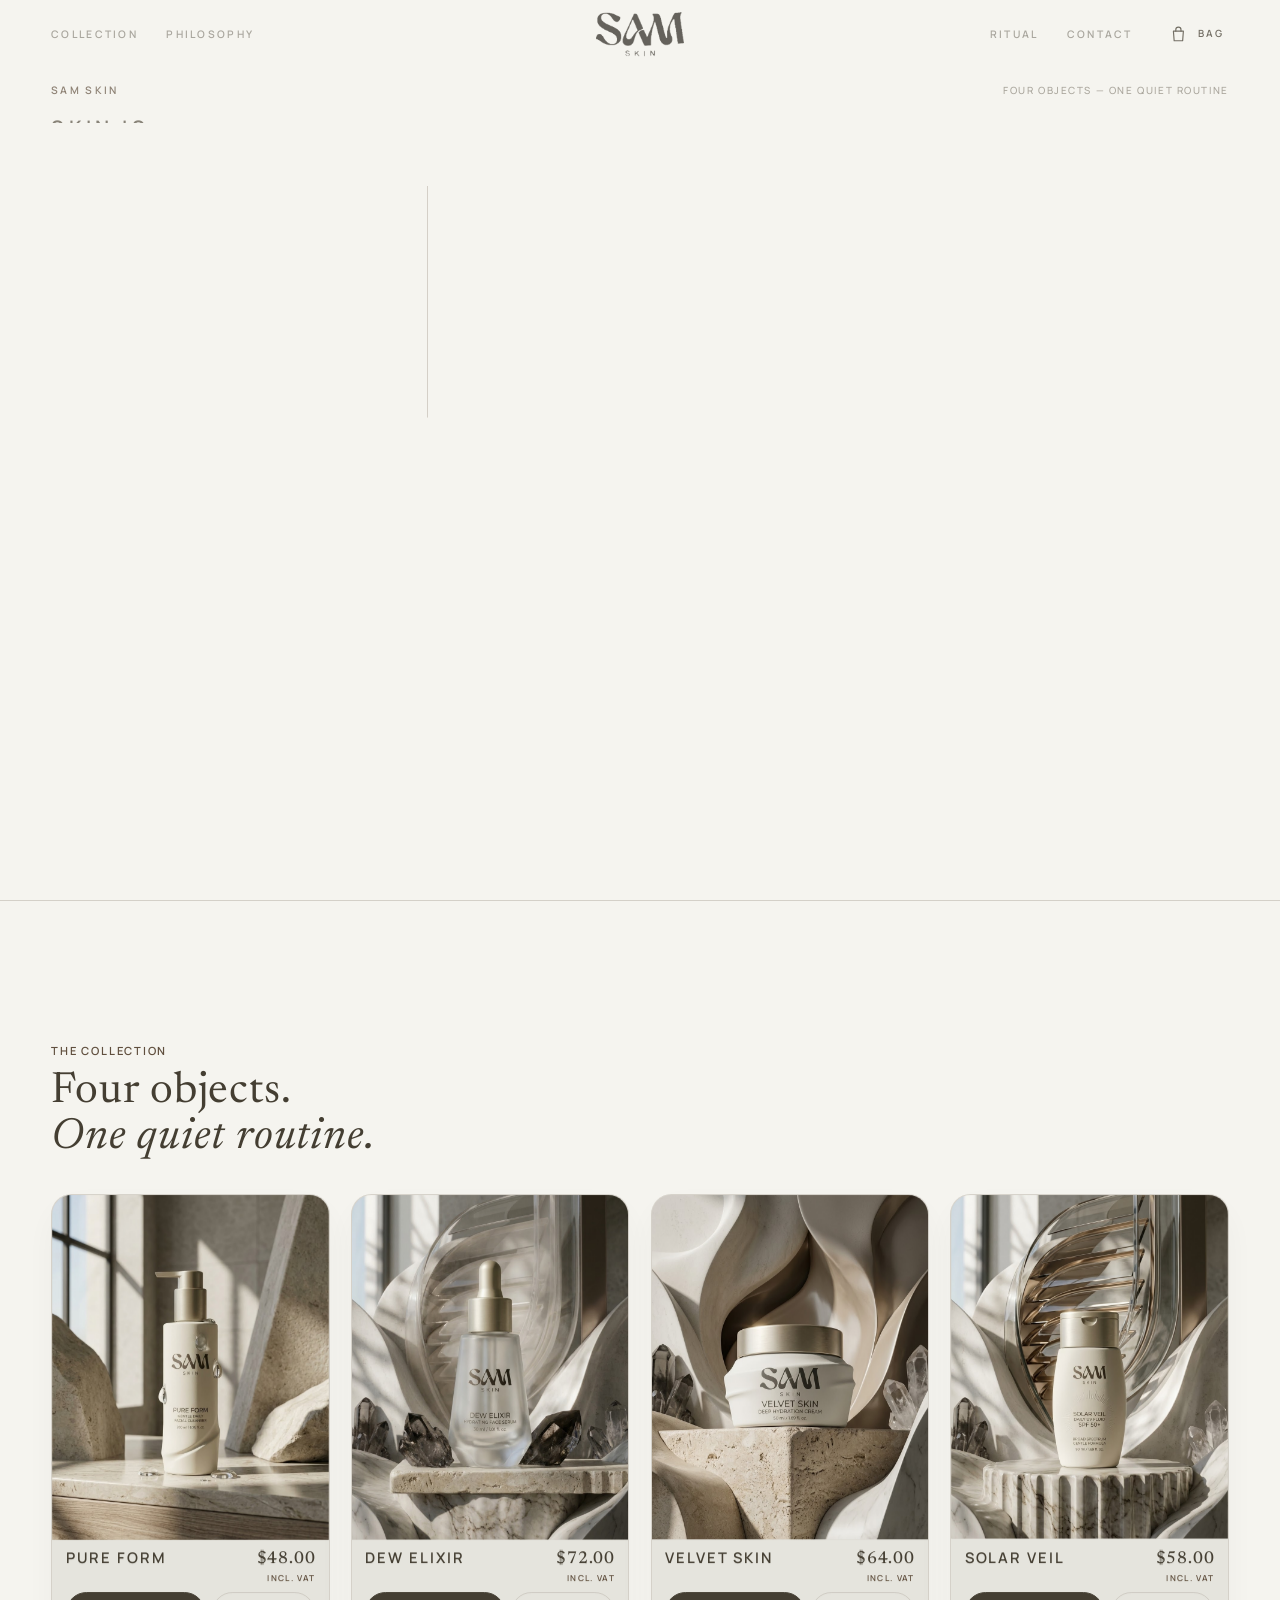
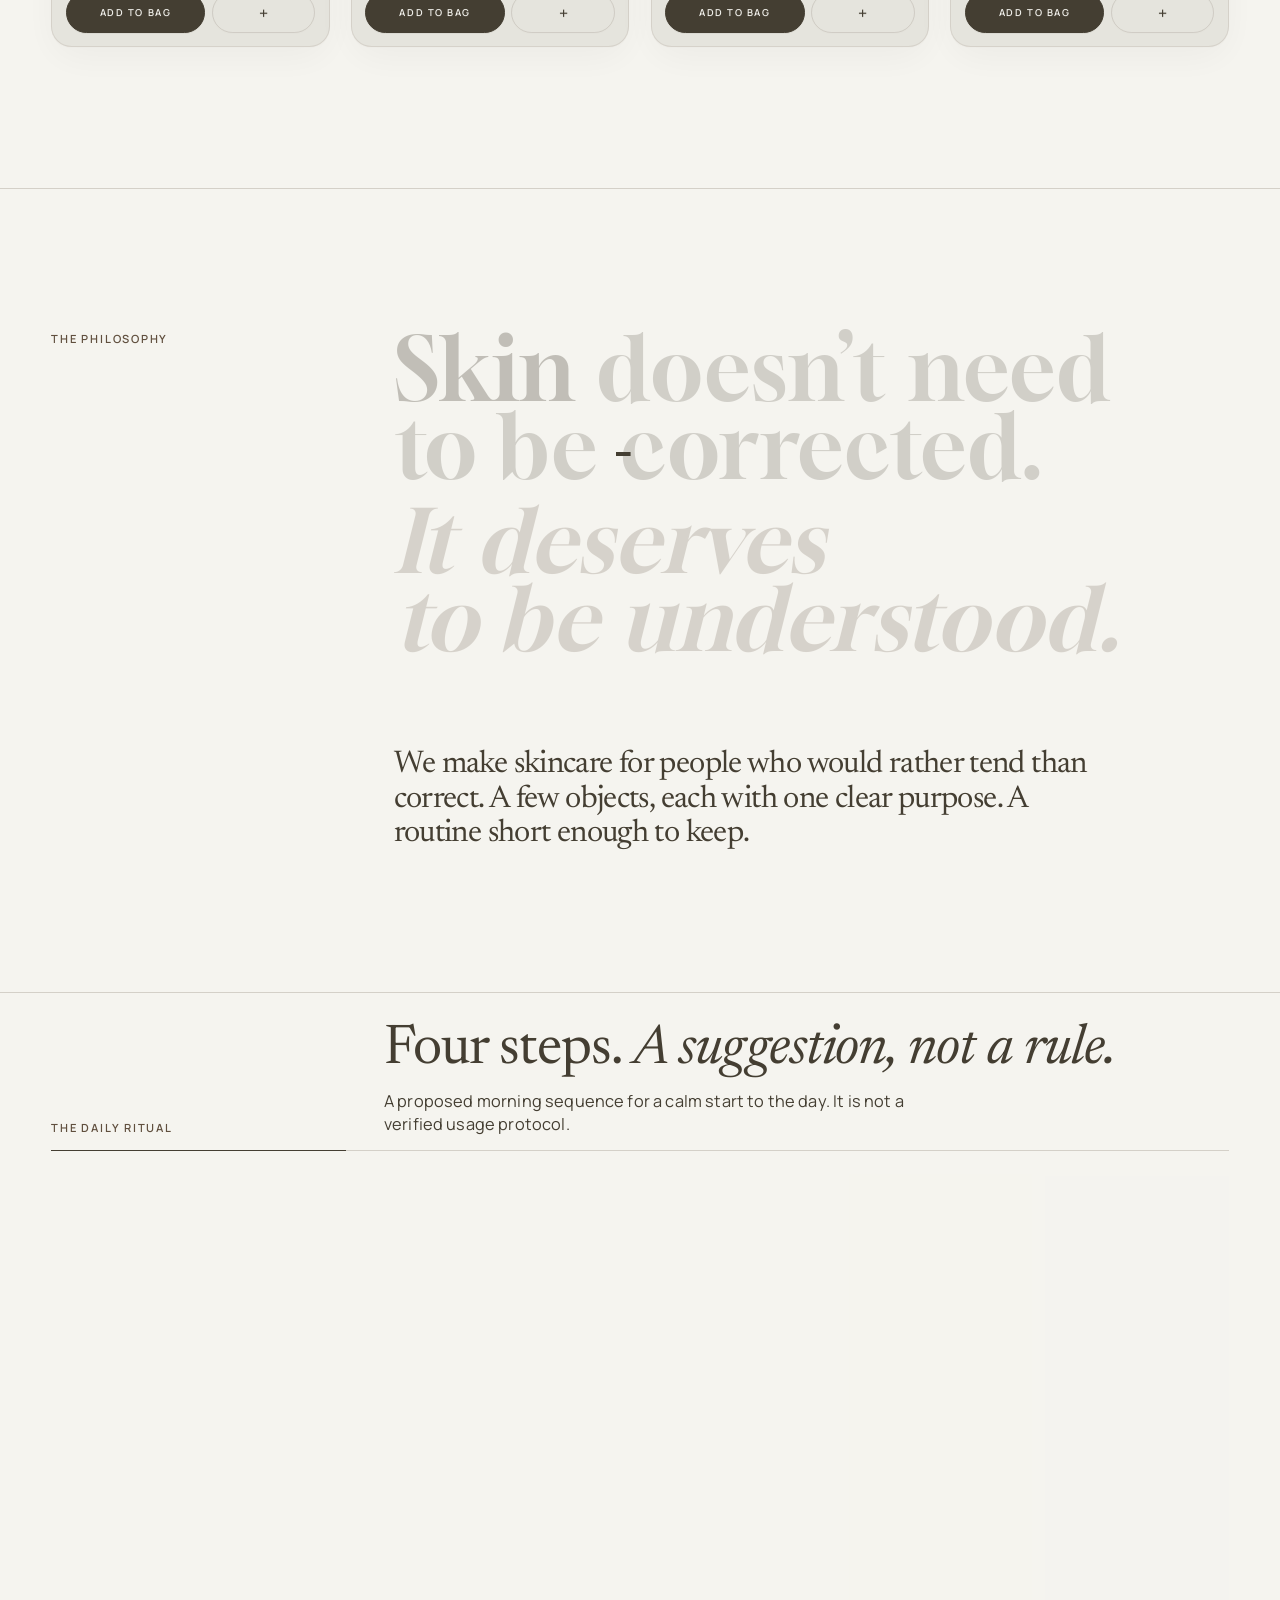
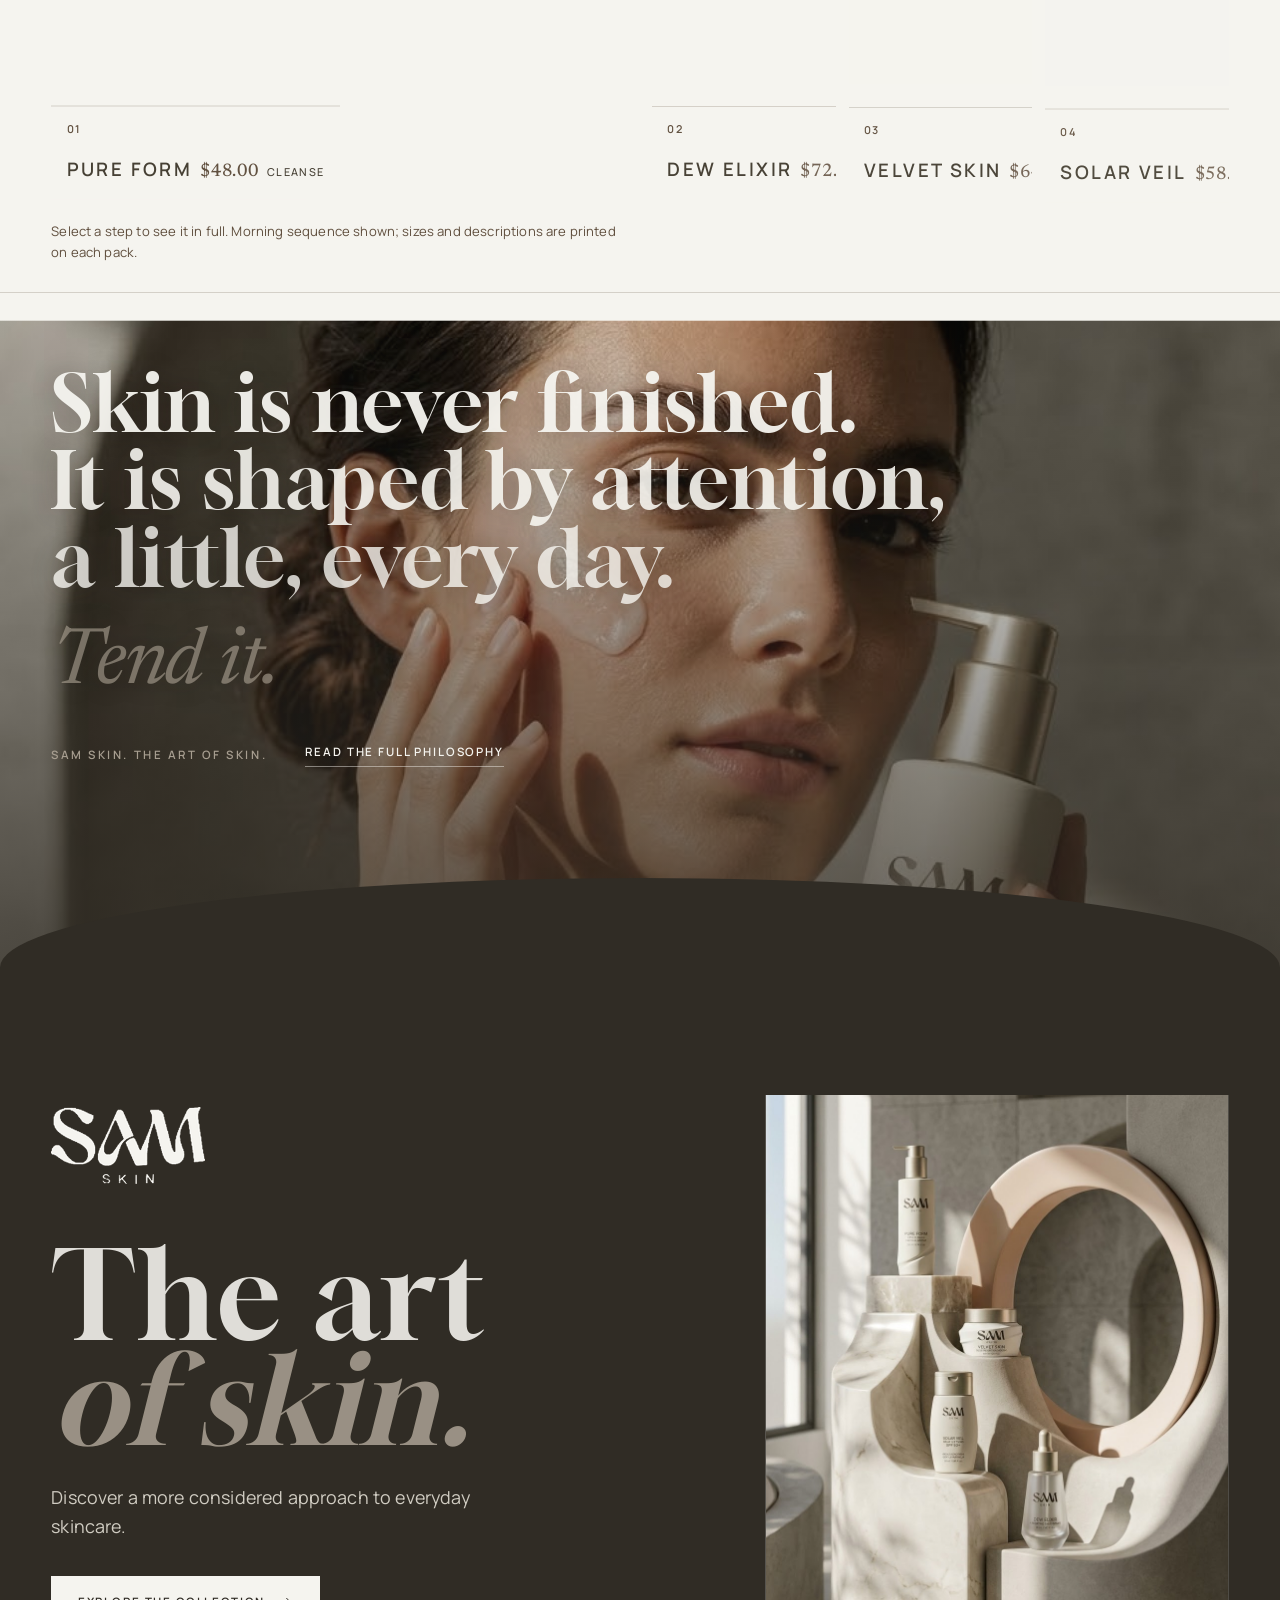
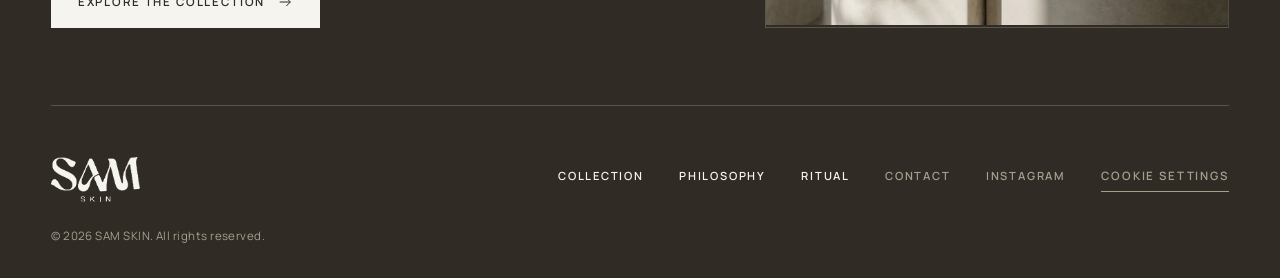
<file: index.html>
<!doctype html><html lang="en"><head><meta charset="utf-8"><meta name="viewport" content="width=device-width,initial-scale=1,viewport-fit=cover">
<title>SAM SKIN — The art of skin</title>
<meta name="claude:viewport-fit-sides" content="cover">
<meta name="description" content="SAM SKIN is a contemporary skincare house built on one belief: skin is shaped by attention, not corrected. The art of skin.">
<meta name="theme-color" content="#F5F4EF">
<link rel="icon" href="img/favicon.svg" type="image/svg+xml" sizes="any">
<link rel="icon" href="img/logo-dark.png" type="image/png">
<link rel="apple-touch-icon" href="img/apple-touch-icon.svg">
<meta property="og:site_name" content="SAM SKIN">
<meta property="og:title" content="SAM SKIN — The art of skin">
<meta property="og:description" content="Skin is shaped by attention, not corrected. Four skincare objects, one quiet routine.">
<meta property="og:type" content="website">
<meta property="og:image" content="img/logo/sam-logo-paper-square.svg">
<meta property="og:image:type" content="image/svg+xml">
<meta property="og:image:width" content="1080">
<meta property="og:image:height" content="1080">
<meta property="og:image:alt" content="SAM SKIN logo on warm paper">
<meta name="twitter:card" content="summary_large_image">
<meta name="twitter:title" content="SAM SKIN — The art of skin">
<meta name="twitter:description" content="Skin is shaped by attention, not corrected. Four skincare objects, one quiet routine.">
<meta name="twitter:image" content="img/logo/sam-logo-paper-square.svg">
<meta name="twitter:image:alt" content="SAM SKIN logo on warm paper">
<link rel="preconnect" href="https://fonts.googleapis.com">
<link rel="stylesheet" href="https://fonts.googleapis.com/css2?family=Gloock&family=Newsreader:ital,opsz,wght@0,6..72,400;0,6..72,500;0,6..72,600;1,6..72,400;1,6..72,500&display=swap">
<link rel="stylesheet" href="css/price.css">
<link rel="stylesheet" href="css/sam-cookies.css">
<style>
/* Layout concept: a quiet gallery of arched openings. Warm paper surfaces carry the page; porcelain wells frame each product. Deep-shadow rooms anchor the close. */
@font-face{font-family:'Manrope';font-style:normal;font-weight:300 600;font-display:swap;src:url(fonts/manrope-latin-wght-normal.woff2) format('woff2')}

:root{
  --porcelain:#E5E4DD; --ivory:#D0CCC2; --stone:#A79E90; --taupe:#888378;
  --bronze:#604F3E; --graphite:#443E32; --white:#F5F4EF; --shadow:#302C25;
  --surface:var(--white);
  --surface-well:var(--porcelain);
  /* Headlines: monument + editorial pairing (body/UI unchanged — Manrope) */
  --headline-monument:'Gloock',Georgia,'Times New Roman',serif;
  --headline-editorial:'Newsreader',Georgia,'Times New Roman',serif;
  --sans:'Manrope',system-ui,-apple-system,'Segoe UI',sans-serif;
  --serif:var(--headline-editorial);
  --track-skin:.22em;
  --track-pack:.13em;
  --track-ui:.16em;
  --track-micro:.14em;
  --track-monument:.018em;
  --track-editorial:-.02em;
  --lh-body:1.62;
  --lh-monument:.9;
  --lh-editorial:.96;
  --lh-pack:1.15;
  --gutter:clamp(16px,4vw,64px);
  --space:clamp(5rem,11vw,10.5rem);
  --ease:cubic-bezier(.22,1,.36,1);
  --hair:rgba(96,79,62,.22);
  --hair-dark:rgba(245,244,239,.2);
  --hdr-h:clamp(4.25rem,10vw,4.85rem);
  --menu-latch-gap:.55rem;
  --menu-latch-w:3.05rem;
  --ratio-product:4/5;
  --ratio-marble:740/227;
  --ratio-stone:830/367;
  --frame-radius:clamp(1.35rem,3.2vw,2.75rem);
  --frame-pad:clamp(.12rem,.35vw,.28rem);
  --sam-paper:var(--surface);
  --sam-logo:var(--shadow);
  --camp-fin-overlap:clamp(3.25rem,7.5vw,6.25rem);
  --camp-fin-arch:clamp(2.75rem,7vw,7.5rem);
  --camp-fin-safe:calc(var(--camp-fin-overlap) + var(--camp-fin-arch) * .75 + 2.75rem);
  color-scheme:light;
}
*,*::before,*::after{box-sizing:border-box}
html{scroll-behavior:smooth;-webkit-text-size-adjust:100%;background:var(--surface)}
body{margin:0;background:var(--surface);color:var(--graphite);font-family:var(--sans);font-size:1rem;line-height:var(--lh-body);font-weight:400;letter-spacing:.01em;-webkit-font-smoothing:antialiased;overflow-x:hidden;font-feature-settings:'kern' 1,'liga' 1}
#site{min-height:100%;transform-origin:50% 50%}
img{display:block;max-width:100%;height:auto}
html{overflow-x:clip}
/* Image roles — product vs editorial */
.img--product{display:block;width:100%;height:100%;max-width:100%;max-height:100%;object-fit:contain;object-position:center center}
.img--editorial{width:100%;height:100%;object-fit:cover;object-position:var(--img-pos,50% 45%)}
.img--campaign{width:100%;height:100%;object-fit:cover;object-position:var(--campaign-pos,center 40%);display:block}
.media-product{position:relative;overflow:hidden;background:var(--surface-well)}
.media-product--ivory{background:var(--ivory)}
.media-product__in{position:absolute;inset:0;display:flex;align-items:center;justify-content:center;padding:var(--frame-pad);min-height:0}
.media-product__in>.img--product{flex:0 1 auto;width:100%;height:100%}
a{color:inherit}
button{font:inherit;color:inherit;background:none;border:0;padding:0;cursor:pointer}
:focus-visible{outline:2px solid var(--bronze);outline-offset:4px}
.dark :focus-visible,[data-tone="dark"] :focus-visible{outline-color:var(--white)}
.sr{position:absolute;width:1px;height:1px;overflow:hidden;clip:rect(0 0 0 0);white-space:nowrap}
.skip{position:absolute;left:var(--gutter);top:-4rem;background:var(--graphite);color:var(--white);padding:.6rem 1rem;z-index:100;text-decoration:none;font-size:.85rem}
.skip:focus{top:.75rem}

.wrap{width:100%;max-width:1520px;margin-inline:auto;padding-left:max(var(--gutter),env(safe-area-inset-left,0px));padding-right:max(var(--gutter),env(safe-area-inset-right,0px))}
section{position:relative}
[data-tone="dark"]{background:var(--shadow);color:var(--white)}

/* type — packaging-derived system */
.eyebrow{font-family:var(--sans);font-size:.7rem;font-weight:600;letter-spacing:var(--track-ui);text-transform:uppercase;color:var(--bronze);margin:0}
[data-tone="dark"] .eyebrow{color:var(--stone)}
.serif{font-family:var(--headline-editorial);font-weight:400;letter-spacing:var(--track-editorial);font-optical-sizing:auto}
h1,h2,h3,h4{font-family:var(--headline-editorial);font-weight:400;margin:0;text-wrap:balance;letter-spacing:var(--track-editorial);line-height:var(--lh-editorial);font-optical-sizing:auto;font-variation-settings:'opsz' 32}
.type-monument{font-family:var(--headline-monument);letter-spacing:var(--track-monument);line-height:var(--lh-monument);font-weight:400}
em{font-style:italic;font-weight:400}
.h2{font-size:clamp(2.35rem,5.2vw,5.15rem);line-height:var(--lh-editorial);letter-spacing:var(--track-editorial);font-weight:400}
.h3{font-size:clamp(1.85rem,3.1vw,2.85rem);line-height:1.04;letter-spacing:var(--track-editorial);font-weight:500}
.lead{font-family:var(--sans);font-size:clamp(1rem,1.2vw,1.15rem);line-height:var(--lh-body);font-weight:400;max-width:34rem;color:var(--graphite)}
p{margin:0;font-family:var(--sans)}
.type-pack{font-family:var(--sans);font-weight:600;letter-spacing:var(--track-pack);text-transform:uppercase;line-height:var(--lh-pack)}
.type-micro{font-family:var(--sans);font-size:.68rem;font-weight:600;letter-spacing:var(--track-micro);text-transform:uppercase}
.type-skin{font-family:var(--sans);font-weight:600;letter-spacing:var(--track-skin);text-transform:uppercase}

/* buttons */
.btn{display:inline-flex;align-items:center;gap:.75rem;min-height:3.25rem;padding:0 1.6rem;font-family:var(--sans);font-size:.72rem;font-weight:600;letter-spacing:var(--track-ui);text-transform:uppercase;text-decoration:none;border:1px solid var(--graphite);transition:background .5s var(--ease),color .5s var(--ease),border-color .5s var(--ease)}
.btn--solid{background:var(--graphite);color:var(--white)}
.btn--solid:hover{background:var(--shadow);border-color:var(--shadow)}
.btn--ghost{border-color:var(--hair);}
.btn--ghost:hover{border-color:var(--graphite)}
.btn--light{background:var(--white);color:var(--shadow);border-color:var(--white)}
.btn--light:hover{background:transparent;color:var(--white)}
.btn svg{width:1rem;height:1rem;transition:transform .5s var(--ease)}
.btn:hover svg{transform:translateX(4px)}
.link{font-family:var(--sans);font-size:.72rem;font-weight:600;letter-spacing:var(--track-ui);text-transform:uppercase;text-decoration:none;border-bottom:1px solid currentColor;padding-bottom:.3rem;display:inline-block;background:none}
.visually-hidden{position:absolute;width:1px;height:1px;padding:0;margin:-1px;overflow:hidden;clip:rect(0,0,0,0);white-space:nowrap;border:0}

/* header — editorial masthead */
.hdr{position:fixed;left:0;right:0;top:0;z-index:40;color:var(--graphite);padding-top:env(safe-area-inset-top,0px);isolation:isolate}
.hdr__bar{position:relative;background:transparent;border-bottom:1px solid transparent;transition:background .55s var(--ease),border-color .55s var(--ease),color .45s var(--ease)}
.hdr.is-solid .hdr__bar{background:var(--white);border-bottom-color:var(--hair)}
.hdr.on-dark{color:var(--white)}
.hdr.on-dark.is-solid .hdr__bar{background:var(--shadow);border-bottom-color:var(--hair-dark)}
.hdr.on-dark .hdr__logo .l-dark{display:none}
.hdr.on-dark .hdr__logo .l-light{display:block}
.hdr__grid{display:grid;grid-template-columns:minmax(0,1fr) auto minmax(0,1fr);align-items:center;column-gap:clamp(1rem,3vw,2.5rem);min-height:var(--hdr-h)}
.hdr__nav{display:flex;align-items:center;gap:clamp(1.15rem,2.2vw,2.35rem)}
.hdr__nav--L{justify-self:start}
.hdr__nav--R{justify-self:end}
.hdr__nav a{font-family:var(--sans);font-size:.65rem;font-weight:600;letter-spacing:var(--track-skin);text-transform:uppercase;text-decoration:none;position:relative;padding:.75rem 0;line-height:1;opacity:.58;transition:opacity .45s var(--ease),color .45s var(--ease)}
.hdr__nav a::after{content:"";position:absolute;left:0;right:0;bottom:.55rem;height:1px;background:currentColor;transform:scaleX(0);transform-origin:center;transition:transform .55s var(--ease)}
.hdr__nav a:hover,.hdr__nav a:focus-visible{opacity:1}
.hdr__nav a:hover::after,.hdr__nav a:focus-visible::after,.hdr__nav a.is-current::after{transform:scaleX(1)}
.hdr__nav a.is-current{opacity:1}
.hdr__nav a.is-current::after{background:var(--bronze)}
.hdr.on-dark.is-solid .hdr__nav a.is-current::after{background:var(--stone)}
.hdr__logo{display:block;line-height:0;justify-self:center;padding:.2rem clamp(.5rem,1.5vw,1rem);transition:transform .55s var(--ease)}
.hdr__logo:hover{transform:translateY(-1px)}
.hdr__logo img{height:clamp(2.35rem,5vw,2.75rem);width:auto}
.hdr__logo .l-light{display:none}
/* menu latch — logo-aligned trigger */
.hdr__index{display:none;align-items:center;gap:var(--menu-latch-gap,.55rem);min-height:2.85rem;min-width:2.85rem;padding:.4rem max(.15rem,env(safe-area-inset-right,0px)) .4rem .35rem;color:inherit;cursor:pointer;border:0;background:transparent;font:inherit;-webkit-tap-highlight-color:transparent;border-radius:0;transition:color .45s var(--ease)}
.hdr__index:focus-visible{outline:2px solid var(--bronze);outline-offset:4px}
.hdr.on-dark .hdr__index:focus-visible{outline-color:var(--white)}
.hdr__index-rule{flex:0 0 auto;width:1px;height:1.9rem;background:currentColor;opacity:.88;transform-origin:center bottom;transition:height .45s var(--ease),width .45s var(--ease),transform .45s var(--ease),opacity .35s var(--ease),background-color .35s var(--ease)}
.hdr__index-words{position:relative;height:1.15rem;min-width:var(--menu-latch-w,3.05rem);overflow:hidden;text-align:left}
.hdr__index-pane{display:grid;transition:transform .45s var(--ease)}
.hdr__index-open,.hdr__index-shut{font-family:var(--sans);font-size:clamp(.72rem,2.35vw,.82rem);font-weight:600;letter-spacing:var(--track-skin);text-transform:uppercase;line-height:1.15rem}
.hdr__index-open{font-style:normal;padding-top:.05rem}
.hdr__index[aria-expanded=true] .hdr__index-pane{transform:translateY(-1.15rem)}
.hdr__index[aria-expanded=true] .hdr__index-rule{height:1px;width:2.35rem;opacity:1;align-self:center;background:var(--bronze);transform-origin:center}
.hdr.on-dark .hdr__index[aria-expanded=true] .hdr__index-rule{background:var(--bronze)}
.hdr.on-dark.is-solid .hdr__index[aria-expanded=true] .hdr__index-rule{background:var(--bronze)}
.hdr__index[aria-expanded=false] .hdr__index-rule{height:1.9rem;width:1px}
.hdr__index[aria-expanded=false]:hover .hdr__index-rule,.hdr__index[aria-expanded=false]:focus-visible .hdr__index-rule{height:2.15rem;background:var(--bronze)}
.hdr.on-dark .hdr__index[aria-expanded=false] .hdr__index-rule,.hdr.on-dark .hdr__index[aria-expanded=false]:hover .hdr__index-rule,.hdr.on-dark .hdr__index[aria-expanded=false]:focus-visible .hdr__index-rule{background:currentColor}
.hdr.on-dark.is-solid .hdr__index[aria-expanded=false]:hover .hdr__index-rule,.hdr.on-dark.is-solid .hdr__index[aria-expanded=false]:focus-visible .hdr__index-rule{background:var(--bronze)}
.hdr__index[aria-expanded=true]:hover .hdr__index-rule{width:2.85rem}
body.is-menu-open .hdr{z-index:50;color:var(--graphite)}
body.is-menu-open .hdr__bar{background:var(--surface);border-bottom-color:var(--hair)}
body.is-menu-open .hdr.on-dark .hdr__logo .l-dark{display:block}
body.is-menu-open .hdr.on-dark .hdr__logo .l-light{display:none}
body.is-menu-open .hdr__index{z-index:3}
body.is-menu-open .hdr__index .hdr__index-rule{background:var(--bronze)}
@media (prefers-reduced-motion:reduce){
  .hdr__index-rule,.hdr__index-pane{transition:none}
  .hdr__index[aria-expanded=true] .hdr__index-pane{transform:none}
  .hdr__index-words{display:grid}
  .hdr__index-open,.hdr__index-shut{grid-area:1/1}
  .hdr__index-shut{opacity:0}
  .hdr__index[aria-expanded=true] .hdr__index-open{opacity:0}
  .hdr__index[aria-expanded=true] .hdr__index-shut{opacity:1}
}
/* vestibule — asymmetric navigation chamber */
.vestibule{position:fixed;inset:0;z-index:45;visibility:hidden;pointer-events:none}
.vestibule.is-open{visibility:visible;pointer-events:auto}
.vestibule__scrim{position:absolute;inset:0;margin:0;padding:0;border:0;background:rgba(48,44,37,.42);opacity:0;cursor:pointer;backdrop-filter:blur(2px);-webkit-backdrop-filter:blur(2px)}
html.js .vestibule__scrim{transition:none}
.vestibule__slab{position:absolute;top:0;right:0;bottom:0;width:100%;min-height:100%;display:grid;grid-template-columns:1fr;align-items:stretch;background:var(--surface);color:var(--graphite);transform:translate3d(100%,0,0);will-change:transform;box-shadow:-20px 0 56px rgba(48,44,37,.09);border-left:1px solid var(--hair)}
.vestibule__chamber{display:none}
.vestibule__chamber-inset{padding:clamp(1.25rem,4vw,2.5rem) max(var(--gutter),env(safe-area-inset-right,0px)) clamp(1.5rem,4vw,2.5rem) clamp(1.5rem,5vw,3rem);display:flex;flex-direction:column;justify-content:space-between;min-height:100%;background:var(--shadow);color:var(--white)}
.vestibule__quote{font-family:var(--headline-editorial);font-size:clamp(1.3rem,2.1vw,1.75rem);line-height:1.14;max-width:14rem;letter-spacing:var(--track-editorial);color:var(--ivory);font-variation-settings:'opsz' 24}
.vestibule__quote em{font-style:italic;color:var(--stone)}
.vestibule__arch{width:min(42%,5.5rem);aspect-ratio:1/1.15;border:1px solid var(--hair-dark);border-radius:999px 999px 0 0;margin:clamp(1.5rem,4vh,3rem) 0;align-self:center}
.vestibule__chamber-mark{font-family:var(--sans);font-size:.64rem;font-weight:600;letter-spacing:var(--track-skin);text-transform:uppercase;color:var(--stone)}
.vestibule__hall{position:relative;display:flex;flex-direction:column;min-height:100%;height:100%;padding:0;overflow:hidden;background:var(--surface);--vest-pad:max(var(--gutter),env(safe-area-inset-left,0px));--vest-pad-r:max(var(--gutter),env(safe-area-inset-right,0px));--vest-num:clamp(3.85rem,20vw,5.35rem);--vest-gap:clamp(.5rem,2.2vw,.85rem);--vest-copy-inset:calc(var(--vest-pad) + var(--vest-num) + var(--vest-gap))}
.vestibule__cap{flex-shrink:0;display:none;align-items:center;justify-content:flex-end;gap:var(--menu-latch-gap,.55rem);min-height:calc(env(safe-area-inset-top,0px) + var(--hdr-h));padding:env(safe-area-inset-top,0px) var(--vest-pad-r) 0 var(--vest-pad);border-bottom:1px solid transparent;pointer-events:none}
.vestibule__cap-rule,.vestibule__cap-word{display:none}
.vestibule__hall::before{content:"";position:absolute;left:clamp(1.1rem,5.5vw,1.65rem);top:calc(var(--hdr-h) + .5rem);bottom:min(34vh,15.5rem);width:1px;background:linear-gradient(180deg,var(--hair),rgba(96,79,62,.35) 42%,var(--hair));pointer-events:none;z-index:0}
.vestibule__hall-head{padding-inline:max(var(--gutter),env(safe-area-inset-left,0px)) max(var(--gutter),env(safe-area-inset-right,0px));flex-shrink:0;position:relative;z-index:1}
.vestibule__top{display:flex;align-items:center;justify-content:flex-start;min-height:calc(var(--hdr-h) - .35rem);gap:1rem;margin-bottom:clamp(.15rem,.8vh,.35rem);padding-bottom:clamp(.45rem,1.4vh,.75rem);border-bottom:1px solid var(--hair)}
.vestibule__top img{height:clamp(2.15rem,7vw,2.55rem);width:auto}
.vestibule__nav{flex:1;display:flex;flex-direction:column;justify-content:center;gap:0;min-height:0;padding:clamp(.85rem,3vh,1.25rem) var(--vest-pad-r) clamp(.85rem,3vh,1.25rem) var(--vest-pad);position:relative;z-index:1}
.vestibule__nav a{display:grid;grid-template-columns:var(--vest-num) minmax(0,1fr);column-gap:var(--vest-gap);align-items:baseline;position:relative;text-decoration:none;padding:clamp(.72rem,2.6vh,.95rem) 0;overflow:visible;isolation:isolate}
.vestibule__nav a+a{border-top:1px solid var(--hair)}
.vestibule__ghost{position:relative;left:0;top:0;transform:none;grid-column:1;font-family:var(--headline-monument);font-size:clamp(3.1rem,16vw,5.75rem);line-height:.82;letter-spacing:var(--track-monument);color:transparent;-webkit-text-stroke:1px rgba(96,79,62,.14);pointer-events:none;user-select:none;z-index:0;justify-self:start;align-self:center}
.vestibule__word{position:relative;z-index:1;display:block;grid-column:2;text-align:left;font-family:var(--headline-monument);font-size:clamp(1.75rem,6.8vw,2.85rem);line-height:.9;letter-spacing:var(--track-monument);transition:transform .4s var(--ease),color .35s var(--ease)}
.vestibule__nav a::after{content:"";position:absolute;left:calc(var(--vest-num) + var(--vest-gap) * .35);top:18%;bottom:18%;width:1px;background:var(--bronze);transform:scaleY(0);transform-origin:top;transition:transform .55s var(--ease);z-index:2}
.vestibule__nav a:hover .vestibule__word,.vestibule__nav a:focus-visible .vestibule__word{transform:translateX(.35rem);color:var(--bronze)}
.vestibule__nav a:hover::after,.vestibule__nav a:focus-visible::after,.vestibule__nav a.is-current::after{transform:scaleY(1)}
.vestibule__nav a.is-current .vestibule__word{color:var(--graphite)}
.vestibule__threshold{margin-top:auto;flex-shrink:0;position:relative;z-index:2;width:100%;padding:clamp(1.25rem,3.6vw,1.85rem) var(--vest-pad) calc(.95rem + env(safe-area-inset-bottom,0px)) var(--vest-pad-r);background:var(--shadow);color:var(--stone);border-radius:clamp(2.75rem,14vw,4.25rem) clamp(2.75rem,14vw,4.25rem) 0 0;box-shadow:0 -20px 64px rgba(48,44,37,.1)}
.vestibule__threshold::before{content:"";position:absolute;left:50%;top:clamp(.65rem,2vh,1rem);transform:translateX(-50%);width:min(42%,6.5rem);height:1px;background:var(--hair-dark)}
.vestibule__foot{margin:clamp(1.35rem,3.5vw,1.85rem) 0 0;font-family:var(--sans);font-size:.66rem;font-weight:600;letter-spacing:var(--track-ui);text-transform:uppercase;color:var(--stone);text-align:center}
.vestibule__orbit{display:grid;grid-template-columns:repeat(3,minmax(0,1fr));gap:clamp(.65rem,3vw,1.1rem);margin-top:clamp(1.15rem,3vw,1.5rem);padding-top:clamp(1rem,2.8vw,1.35rem);border-top:1px solid var(--hair-dark)}
.vestibule__node{display:flex;flex-direction:column;align-items:center;gap:.6rem;text-decoration:none;min-width:0;--ring-bg:rgba(245,244,239,.08);--ring-edge:rgba(245,244,239,.28);--icon:var(--white);--label:var(--stone);--glow:rgba(245,244,239,.12)}
.vestibule__ring{width:clamp(3.35rem,14.5vw,3.95rem);aspect-ratio:1;border-radius:50%;border:1px solid var(--ring-edge);background:radial-gradient(circle at 34% 28%,var(--ring-bg),rgba(48,44,37,.35) 88%);color:var(--icon);display:grid;place-items:center;transition:transform .55s var(--ease),border-color .5s var(--ease),background .55s var(--ease),color .45s var(--ease),box-shadow .55s var(--ease)}
.vestibule__ring svg{width:1.72rem;height:1.72rem;display:block;stroke:currentColor;fill:none;stroke-width:1.75;stroke-linecap:round;stroke-linejoin:round;vector-effect:non-scaling-stroke}
.vestibule__ring .ico-fill{fill:currentColor;stroke:none}
.vestibule__node>span:last-child{font-family:var(--sans);font-size:.58rem;font-weight:600;letter-spacing:var(--track-ui);text-transform:uppercase;color:var(--label);transition:color .45s var(--ease)}
.vestibule__node--insta{--ring-edge:rgba(196,168,152,.42);--ring-bg:rgba(196,168,152,.14);--glow:rgba(196,168,152,.22)}
.vestibule__node--wa{--ring-edge:rgba(168,179,154,.4);--ring-bg:rgba(168,179,154,.13);--glow:rgba(168,179,154,.2)}
.vestibule__node--tel{--ring-edge:rgba(167,158,144,.48);--ring-bg:rgba(96,79,62,.22);--glow:rgba(167,158,144,.24)}
.vestibule__node:hover .vestibule__ring,.vestibule__node:focus-visible .vestibule__ring{transform:translateY(-3px) scale(1.05);box-shadow:0 14px 36px rgba(0,0,0,.26),0 0 0 1px var(--glow)}
.vestibule__node--insta:hover,.vestibule__node--insta:focus-visible{--ring-edge:rgba(215,185,168,.72);--label:var(--ivory);--ring-bg:rgba(196,168,152,.22)}
.vestibule__node--wa:hover,.vestibule__node--wa:focus-visible{--ring-edge:rgba(186,198,170,.68);--label:var(--ivory);--ring-bg:rgba(168,179,154,.2)}
.vestibule__node--tel:hover,.vestibule__node--tel:focus-visible{--ring-edge:rgba(208,204,194,.78);--label:var(--ivory);--ring-bg:rgba(96,79,62,.34)}
.vestibule__node[hidden]{display:none}
body.is-menu-open{overflow:hidden}
.vestibule[hidden]{display:none!important}
@media (min-width:821px){
  .vestibule__slab{width:min(94vw,58rem);grid-template-columns:minmax(0,2fr) minmax(0,5fr)}
  html.js .vestibule__slab{transition:none}
  html:not(.js) .vestibule.is-open .vestibule__slab{transform:none}
  .vestibule__chamber{display:block}
  .vestibule__hall{padding-left:clamp(1.5rem,3vw,2.75rem)}
  .vestibule__mobile-band{display:none}
  .vestibule__word{font-size:clamp(2rem,2.65vw,3.05rem)}
  .vestibule__ghost{font-size:clamp(3.5rem,8vw,5.25rem)}
  .vestibule__hall::before{bottom:min(30vh,13rem)}
}
@media (max-width:820px){
  .vestibule__slab{right:0;left:auto;width:min(86vw,20.5rem);border-left:0}
  html.js .vestibule__slab{transition:none}
  html:not(.js) .vestibule.is-open .vestibule__slab{transform:none}
  .vestibule__cap{display:block;flex-shrink:0}
  body.is-menu-open .vestibule__cap{border-bottom-color:var(--hair)}
  .vestibule__hall{--vest-num:2.85rem;--vest-gap:1rem;min-height:100%;display:flex;flex-direction:column}
  .vestibule__hall::before,.vestibule__mobile-band,.vestibule__hall-head,.vestibule__ghost{display:none}
  .vestibule__nav{flex:1;justify-content:center;counter-reset:vest;padding:clamp(1rem,4.5vh,2rem) var(--vest-pad-r) clamp(1rem,4.5vh,2rem) var(--vest-pad);border-top:1px solid var(--hair);border-bottom:1px solid var(--hair)}
  .vestibule__nav a{counter-increment:vest;padding:clamp(.88rem,3.8vh,1.22rem) 0;column-gap:var(--vest-gap)}
  .vestibule__nav a::before{content:counter(vest,decimal-leading-zero);grid-column:1;justify-self:start;font-family:var(--sans);font-size:.64rem;font-weight:600;letter-spacing:var(--track-ui);color:var(--bronze);align-self:baseline;margin-top:.22em}
  .vestibule__word{font-size:clamp(1.5rem,6.8vw,1.88rem);line-height:1;letter-spacing:var(--track-monument)}
  .vestibule__nav a::after{left:calc(var(--vest-num) + var(--vest-gap) * .15);top:22%;bottom:22%}
  .vestibule__nav a:hover .vestibule__word,.vestibule__nav a:focus-visible .vestibule__word{transform:translateX(.2rem)}
  .vestibule__threshold{flex-shrink:0;margin-top:auto;border-radius:clamp(1.5rem,7.5vw,2.15rem) clamp(1.5rem,7.5vw,2.15rem) 0 0;padding:clamp(1rem,3.2vw,1.35rem) var(--vest-pad) calc(.85rem + env(safe-area-inset-bottom,0px)) var(--vest-pad-r)}
  .vestibule__threshold::before{width:min(36%,5rem)}
  .vestibule__foot{margin-top:clamp(.55rem,2vw,.85rem);font-size:.58rem;letter-spacing:var(--track-skin)}
  .vestibule__orbit{margin-top:.65rem;padding-top:.55rem;gap:.45rem}
  .vestibule__ring{width:2.85rem}
  .vestibule__node>span:last-child{font-size:.54rem}
}
html:not(.js) .vestibule.is-open .vestibule__slab{transform:none}
html:not(.js) .vestibule.is-open .vestibule__scrim{opacity:1}

/* hero — single viewport threshold */
.hero{position:relative;background:var(--surface);color:var(--graphite);box-sizing:border-box;min-height:100svh;max-height:100svh;height:100svh;overflow:hidden;padding-top:calc(var(--hdr-h) + env(safe-area-inset-top,0px));padding-bottom:max(.5rem,env(safe-area-inset-bottom,0px));display:flex;flex-direction:column}
.hero__canvas{position:relative;flex:1;min-height:0;width:100%;max-width:1520px;margin-inline:auto;padding-inline:max(var(--gutter),env(safe-area-inset-left,0px)) max(var(--gutter),env(safe-area-inset-right,0px));padding-bottom:clamp(.35rem,1.2vh,.85rem);display:grid;grid-template-columns:repeat(12,minmax(0,1fr));grid-template-rows:auto minmax(0,1fr) auto;align-content:stretch;gap:clamp(.35rem,1.4vh,.85rem)}
.hero__campaign{grid-column:1/-1;grid-row:2;margin:0;position:relative;overflow:hidden;border:1px solid var(--hair);min-height:0;height:100%;max-height:100%;--campaign-pos:center 30%}
.hero__campaign .img--campaign{position:absolute;inset:0;width:100%;height:100%;object-fit:cover}
.hero__campaign::after{content:"";position:absolute;inset:0;background:linear-gradient(90deg,rgba(229,228,221,.22) 0%,transparent 42%,transparent 100%);pointer-events:none}
.hero__axis{position:absolute;left:33.33%;top:clamp(4rem,12vh,9rem);bottom:clamp(6rem,14vh,11rem);width:1px;background:var(--hair);transform-origin:top;pointer-events:none;z-index:0}
.hero__head{grid-column:1/-1;grid-row:1;position:relative;z-index:2;padding-bottom:clamp(.35rem,1.5vh,1rem)}
.hero__mark{margin:0;font-family:var(--sans);font-size:.65rem;font-weight:600;letter-spacing:var(--track-skin);text-transform:uppercase;color:var(--bronze);display:flex;justify-content:space-between;align-items:center;gap:1rem;padding-bottom:clamp(.35rem,.9vh,.65rem)}
.hero__mark span:last-child{color:var(--taupe);font-size:.62rem;letter-spacing:var(--track-ui);font-weight:500}
.hero__statement{margin:0;max-width:min(54rem,92vw)}
.hero__statement .ln{display:block;overflow:hidden;padding-bottom:.06em;margin-bottom:-.06em}
.hero__statement .ln>span{display:block}
.hero__statement .ln--k{font-size:clamp(1rem,1.9vw,1.25rem);font-family:var(--sans);font-weight:600;letter-spacing:var(--track-skin);text-transform:uppercase;color:var(--taupe);margin-bottom:.55em}
.hero__statement .ln--mass .mass{font-family:var(--headline-monument);font-size:clamp(2.4rem,min(10.5vw,9.2svh),9.75rem);line-height:.84;letter-spacing:var(--track-monument);font-weight:400}
.hero__statement .ln--mid .mid{font-family:var(--headline-monument);font-size:clamp(1.55rem,min(5.4vw,5.6svh),4.65rem);line-height:var(--lh-monument);letter-spacing:var(--track-monument)}
.hero__statement .ln--end .end{font-family:var(--headline-monument);font-size:clamp(1.65rem,min(5.8vw,6svh),5.25rem);line-height:var(--lh-monument);letter-spacing:calc(var(--track-monument) + .006em)}
.hero__statement em{font-style:italic;font-family:inherit;color:var(--bronze)}
.hero__install{grid-column:1/-1;grid-row:3;position:relative;z-index:1;display:grid;grid-template-columns:repeat(12,minmax(0,1fr));align-items:end;gap:clamp(.55rem,1.4vw,.9rem);min-height:0;margin-top:clamp(.25rem,1vh,.75rem);padding-bottom:clamp(1.25rem,3vh,2rem)}
.hero__install::after{content:"";position:absolute;left:0;right:0;bottom:0;height:1px;background:var(--hair);pointer-events:none}
.hero__piece{margin:0;display:flex;flex-direction:column;gap:.55rem;min-width:0}
.hero__visual{position:relative;aspect-ratio:var(--ratio-product);width:100%;overflow:hidden;border:1px solid var(--hair);background:var(--graphite);transition:transform .7s var(--ease),border-color .5s var(--ease)}
.hero__visual .media-product__in{padding:0;inset:0}
.hero__visual .img--product{object-fit:cover;object-position:center 42%}
.hero__piece figcaption{display:flex;align-items:baseline;justify-content:space-between;gap:.5rem;padding:0 .1rem;font-family:var(--sans);font-size:.6rem;font-weight:600;letter-spacing:var(--track-pack);text-transform:uppercase;color:var(--graphite)}
.hero__piece figcaption span:last-child{color:var(--bronze)}
.hero__piece--velvet{grid-column:1/span 3;align-self:end}
.hero__piece--lead{grid-column:4/span 5;align-self:end}
.hero__piece--lead .hero__visual{box-shadow:0 22px 50px rgba(48,44,37,.1)}
.hero__stack{grid-column:9/span 4;display:flex;flex-direction:column;gap:clamp(.55rem,1.2vw,.8rem);align-items:stretch;justify-content:flex-end;min-width:0}
.hero__piece--dew{align-self:flex-end;width:min(100%,14.5rem)}
.hero__piece--solar{align-self:flex-start;width:min(100%,11.25rem)}
.hero__base{grid-column:1/-1;grid-row:3;display:grid;grid-template-columns:minmax(0,1.2fr) minmax(0,1fr);gap:clamp(.75rem,2.5vw,2rem);align-items:end;padding-top:clamp(.35rem,1.2vh,.85rem);position:relative;z-index:2;min-height:0}
.hero__intro{display:grid;gap:clamp(.45rem,1vh,.7rem);max-width:26rem}
.hero__intro .lead{font-size:clamp(.92rem,2.1vh,1.05rem);line-height:1.45;margin:0}
.hero__sig{margin:0;font-family:var(--sans);font-size:.7rem;font-weight:600;letter-spacing:var(--track-skin);text-transform:uppercase;color:var(--bronze)}
.hero__cta{display:flex;flex-wrap:wrap;gap:.75rem 1.4rem;align-items:center;justify-content:flex-end}
@media (hover:hover) and (min-width:821px){
  .hero__piece:hover .hero__visual{transform:translateY(-4px);border-color:rgba(96,79,62,.4)}
}
@media (max-width:1100px){
  .hero__piece--velvet{grid-column:1/span 3}
  .hero__piece--lead{grid-column:4/span 6}
  .hero__stack{grid-column:10/span 3}
  .hero__piece--dew{width:100%}
  .hero__piece--solar{width:88%}
}
@media (max-width:820px){
  .hero{
    min-height:100svh;
    height:auto;
    max-height:none;
    overflow:clip;
    padding-bottom:max(.25rem,env(safe-area-inset-bottom,0px));
  }
  .hero__canvas{
    flex:0 1 auto;
    grid-template-rows:auto auto auto;
    align-content:start;
    gap:.4rem;
    padding-bottom:.2rem;
  }
  .hero__campaign{
    --campaign-pos:center 32%;
    height:auto;
    max-height:min(36svh,16rem);
    aspect-ratio:5/4;
    width:100%;
    align-self:stretch;
  }
  .hero__axis{display:none}
  .hero__head{padding-bottom:0}
  .hero__mark{padding-bottom:.2rem;font-size:.6rem}
  .hero__mark span:last-child{display:none}
  .hero__statement .ln--k{font-size:.88rem;margin-bottom:.28em}
  .hero__statement .ln--mass .mass{
    font-size:clamp(2.05rem,min(13.5vw,7.8svh),3.85rem);
    line-height:.88;
  }
  .hero__statement .ln--mid .mid,.hero__statement .ln--end .end{
    font-size:clamp(1.32rem,min(8.8vw,4.8svh),2.65rem);
    line-height:.92;
  }
  .hero__base{
    grid-template-columns:1fr;
    gap:.4rem;
    padding-top:.12rem;
  }
  .hero__intro{gap:.28rem}
  .hero__intro .lead{font-size:.9rem;line-height:1.38}
  .hero__cta{justify-content:flex-start;gap:.55rem 1rem}
}
@media (max-height:740px){
  .hero__statement .ln--k{font-size:.9rem;margin-bottom:.35em}
  .hero__statement .ln--mass .mass{font-size:clamp(2rem,7.5svh,3.6rem)}
  .hero__statement .ln--mid .mid,.hero__statement .ln--end .end{font-size:clamp(1.25rem,4.8svh,2.35rem)}
  .hero__intro .lead{display:none}
  .hero__cta .btn{padding:.65rem 1rem}
}
@media (max-width:520px){
  .hero__cta{width:100%}
  .hero__cta .link{margin-inline:auto}
}

/* philosophy */
.phil{background:var(--surface);padding-block:var(--space);border-top:1px solid var(--hair)}
.phil__shell{display:block}
.phil__grid{display:grid;grid-template-columns:minmax(0,3fr) minmax(0,9fr);gap:clamp(1.5rem,5vw,6rem)}
@media (max-width:820px){
  .phil__grid{grid-template-columns:1fr}
}
.phil__stmt{font-family:var(--headline-monument);font-size:clamp(2.6rem,6.8vw,7.35rem);line-height:var(--lh-monument);letter-spacing:var(--track-monument)}
.phil__stmt .w{display:inline-block;white-space:pre}
.phil__stmt .blk{display:block}
.phil__stmt .alt{color:var(--bronze);margin-top:.18em}
.strike{position:relative;display:inline-block}
.strike::after{content:"";position:absolute;left:-1%;right:-1%;top:56%;height:.045em;background:var(--graphite);transform-origin:left;transform:scaleX(var(--s,1))}
.phil__body{display:grid;grid-template-columns:repeat(2,minmax(0,1fr));gap:clamp(1.5rem,4vw,4rem);margin-top:clamp(3rem,7vw,6rem);max-width:60rem}
.phil__body p{font-size:1.05rem;line-height:1.75;color:var(--graphite)}
.phil__body p:first-child{grid-column:1/-1;font-family:var(--headline-editorial);font-size:clamp(1.5rem,2.45vw,2.25rem);line-height:1.1;letter-spacing:var(--track-editorial);font-weight:400;font-variation-settings:'opsz' 28;max-width:44rem}

@media (max-width:820px){
  :root{--space:clamp(2.65rem,7.5vw,3.85rem)}
  .phil{padding-block:clamp(2.5rem,8vw,3.75rem)}
  .phil__body{margin-top:clamp(1.35rem,5vw,2rem)}
  .col,.rit{padding-block:clamp(2.5rem,8vw,3.75rem)}
  .col__shell{gap:clamp(.75rem,2.2vw,1.05rem)}
  .col__intro .eyebrow{margin-bottom:.4rem}
  .rit__head{margin-bottom:clamp(1.15rem,4vw,1.75rem)}
}

/* collection — product stage */
.col{background:var(--surface);padding-block:var(--space);position:relative;overflow:hidden;border-top:1px solid var(--hair)}
.col__shell{display:grid;gap:clamp(1.35rem,3vw,2rem)}
.col__intro{padding-bottom:0;border-bottom:0}
.col__intro .eyebrow{margin-bottom:.65rem}
.col__title{margin:0;font-size:clamp(1.75rem,3.4vw,2.85rem);line-height:1.05;letter-spacing:var(--track-monument);max-width:14ch}
.col__stage{display:grid;grid-template-columns:repeat(4,minmax(0,1fr));gap:clamp(.85rem,1.65vw,1.35rem);align-items:start}
.col-card{min-width:0;height:auto}
.col-card__inner{display:flex;flex-direction:column;height:auto;background:var(--surface-well);border:1px solid rgba(96,79,62,.12);border-radius:clamp(1rem,1.6vw,1.35rem);overflow:hidden;box-shadow:0 12px 40px rgba(48,44,37,.045);transition:border-color .6s var(--ease),box-shadow .6s var(--ease)}
.col-card:hover .col-card__inner,.col-card:focus-within .col-card__inner{border-color:rgba(96,79,62,.18);box-shadow:0 16px 44px rgba(48,44,37,.055)}
.col-card__head{display:none}
.prod{display:flex;flex-direction:column;min-width:0}
.col-card .prod__media.media-product{display:block;width:100%;margin:0;padding:0;background:var(--ivory);overflow:hidden;border:0;border-radius:0;isolation:isolate;line-height:0}
.prod__media{position:relative;width:100%;margin:0;aspect-ratio:auto;overflow:hidden;text-align:left;background:transparent;border:0;box-shadow:none}
.col-card .prod__media .media-product__in{position:relative;display:block;inset:auto;padding:0;overflow:hidden;background:transparent}
.col-card .prod__media .img--product{display:block;width:100%;height:auto;aspect-ratio:4/5;object-fit:cover;object-position:center;border-radius:0}
.prod__media img{transition:transform 1.1s var(--ease),opacity .6s var(--ease)}
.col-card:hover .prod__media .img--product,.col-card:focus-within .prod__media .img--product{transform:scale(1.015)}
.prod__body{display:grid;gap:0;flex:0;padding:0}
.prod__meta{display:none}
.prod__name{font-family:var(--sans);font-size:clamp(.92rem,1.05vw,1rem);font-weight:600;line-height:var(--lh-pack);letter-spacing:var(--track-pack);text-transform:uppercase;margin:0}
.col .prod__kind,.col .prod__line{display:none}
.prod__kind,.prod__line{font-size:.6rem;margin:0}
.prod__no,.prod__size{display:none}
.prod--shop{background:transparent;border:0;padding:0;border-radius:0;box-shadow:none}
.prod--shop:hover,.prod--shop:focus-within{box-shadow:none;transform:none;border:0}
.prod__shop{display:grid;gap:.45rem;padding:clamp(.4rem,.65vw,.5rem) clamp(.75rem,1.05vw,.9rem) clamp(.75rem,1vw,.85rem);margin-top:0;border-top:0;background:transparent}
.prod__head{padding:clamp(.45rem,.75vw,.55rem) clamp(.75rem,1.05vw,.9rem) 0}
.prod__media{position:relative}
.prod__actions{display:grid;grid-template-columns:1fr;gap:.4rem}
.prod__add{width:100%;justify-content:center;min-height:2.55rem;padding-inline:1rem;font-size:.6rem;border-radius:999px}
.prod__details{width:100%;justify-content:center;min-height:2.4rem;min-width:2.4rem;padding-inline:.85rem;font-size:1rem;line-height:1;font-weight:500;background:transparent;border:1px solid rgba(96,79,62,.16);border-radius:999px;color:var(--graphite);cursor:pointer;font-family:var(--sans);letter-spacing:0;text-transform:none;transition:border-color .45s var(--ease),background .45s var(--ease),color .45s var(--ease)}
.prod__details:hover,.prod__details:focus-visible{border-color:rgba(96,79,62,.32);background:rgba(229,228,221,.35)}
/* header bag */
.hdr__tools{grid-column:3;justify-self:end;display:flex;align-items:center;gap:clamp(1rem,2.2vw,2.35rem)}
.hdr__tools .hdr__nav{margin:0}
.hdr__bag{display:inline-flex;align-items:center;justify-content:center;gap:clamp(.45rem,.85vw,.55rem);min-width:2.75rem;min-height:2.75rem;padding:.2rem clamp(.15rem,.5vw,.35rem);margin:0;color:inherit;background:none;border:0;cursor:pointer;font-family:var(--sans);font-size:.62rem;font-weight:600;letter-spacing:var(--track-ui);text-transform:uppercase;-webkit-tap-highlight-color:transparent;transition:opacity .45s var(--ease),transform .45s var(--ease)}
.hdr__bag:hover{opacity:.88}
.hdr__bag:focus-visible{outline:2px solid var(--bronze);outline-offset:4px}
.hdr.on-dark .hdr__bag:focus-visible{outline-color:var(--white)}
.hdr__bag-glyph{position:relative;display:grid;place-items:center;flex:0 0 auto;width:1.45rem;height:1.45rem}
.hdr__bag-icon{display:block;width:1.3rem;height:1.3rem;line-height:0}
.hdr__bag-icon svg{display:block;width:100%;height:100%;stroke:currentColor;fill:none;stroke-width:1.35;stroke-linecap:round;stroke-linejoin:round;vector-effect:non-scaling-stroke}
.hdr__bag-label{line-height:1;padding-top:.05rem}
.hdr__bag-count{position:absolute;top:-.2rem;right:-.45rem;min-width:1.05rem;height:1.05rem;padding:0 .22rem;border-radius:999px;background:var(--bronze);color:var(--white);font-size:.52rem;font-weight:600;line-height:1.05rem;text-align:center;box-shadow:0 0 0 1.5px var(--surface)}
.hdr.on-dark .hdr__bag-count{box-shadow:0 0 0 1.5px var(--shadow)}
.hdr.on-dark:not(.is-solid) .hdr__bag-count{box-shadow:0 0 0 1.5px rgba(48,44,37,.22)}
.hdr.on-dark .hdr__bag-count{background:var(--white);color:var(--shadow)}
.hdr__bag-count:empty,.hdr__bag-count[data-empty="true"]{display:none}
.hdr__bag.is-landed .hdr__bag-icon{animation:bagLand .62s var(--ease);transform-origin:center}
@keyframes bagLand{0%,100%{transform:scale(1)}38%{transform:scale(1.12)}}
.bag-flight{position:fixed;z-index:80;pointer-events:none;border-radius:clamp(.55rem,2vw,.85rem);overflow:hidden;border:1px solid var(--hair);box-shadow:0 16px 44px rgba(48,44,37,.16);background:var(--surface-well)}
.bag-flight img{width:100%;height:100%;object-fit:cover;display:block}
.bag-toast{position:fixed;left:50%;bottom:calc(1.15rem + env(safe-area-inset-bottom,0px));transform:translateX(-50%) translateY(120%);z-index:60;display:flex;align-items:center;gap:.65rem;padding:.72rem 1rem;background:var(--shadow);color:var(--white);border-radius:999px;font-family:var(--sans);font-size:.64rem;font-weight:600;letter-spacing:var(--track-ui);text-transform:uppercase;white-space:nowrap;box-shadow:0 18px 50px rgba(48,44,37,.22);opacity:0;pointer-events:none;transition:transform .55s var(--ease),opacity .45s var(--ease)}
.bag-toast.is-on{transform:translateX(-50%) translateY(0);opacity:1;pointer-events:auto}
.bag-toast button{margin:0;padding:0;border:0;background:none;color:var(--stone);font:inherit;cursor:pointer;text-decoration:underline;text-underline-offset:.22em}
@media (max-width:820px){.bag-toast{gap:.55rem;padding:.55rem .9rem;font-size:.6rem;box-shadow:0 12px 32px rgba(48,44,37,.2)}}
/* luxury bag drawer */
.bag{position:fixed;inset:0;z-index:55;visibility:hidden;pointer-events:none;transition:visibility 0s linear .48s}
.bag.is-open,.bag.is-closing{visibility:visible;pointer-events:auto;transition-delay:0s}
.bag.is-closing{pointer-events:none}
.bag__scrim{position:absolute;inset:0;border:0;margin:0;padding:0;background:rgba(48,44,37,.48);opacity:0;cursor:pointer;transition:opacity .38s var(--ease)}
.bag.is-open .bag__scrim{opacity:1}
.bag__panel{position:absolute;top:0;right:0;bottom:0;width:min(100%,26.5rem);max-width:100%;background:var(--white);color:var(--graphite);display:grid;grid-template-rows:auto 1fr auto;box-shadow:-32px 0 80px rgba(48,44,37,.12);transform:translate3d(102%,0,0);transition:transform .48s var(--ease);padding-top:env(safe-area-inset-top,0px);padding-bottom:env(safe-area-inset-bottom,0px);will-change:transform}
.bag.is-open .bag__panel{transform:translate3d(0,0,0)}
@media (max-width:820px){
  .bag__panel{left:0;right:auto;transform:translate3d(-102%,0,0);box-shadow:32px 0 80px rgba(48,44,37,.12)}
  .bag.is-open .bag__panel{transform:translate3d(0,0,0)}
}
.bag__head{display:flex;align-items:center;justify-content:space-between;gap:1rem;padding:clamp(1.1rem,3vw,1.35rem) clamp(1.25rem,4vw,1.65rem);border-bottom:1px solid var(--hair)}
.bag__head h2{margin:0;font-family:var(--sans);font-size:.72rem;font-weight:600;letter-spacing:var(--track-skin);text-transform:uppercase}
.bag__close{font-family:var(--sans);font-size:.62rem;font-weight:600;letter-spacing:var(--track-ui);text-transform:uppercase;background:none;border:0;color:inherit;cursor:pointer;padding:.35rem}
.bag__body{overflow:auto;padding:clamp(1rem,3vw,1.35rem) clamp(1.25rem,4vw,1.65rem);min-height:0;overscroll-behavior:contain;-webkit-overflow-scrolling:touch}
.bag__empty{margin:0;padding:2.5rem 0;font-size:.9rem;line-height:1.55;color:var(--taupe);text-align:center}
.bag__list{list-style:none;margin:0;padding:0;display:grid;gap:0}
.bag__line{display:grid;grid-template-columns:5rem 1fr;gap:1rem;align-items:start;padding:1.05rem 0;border-bottom:1px solid var(--hair)}
.bag__thumb{margin:0;width:5rem;aspect-ratio:var(--ratio-product);flex-shrink:0;background:var(--surface);overflow:hidden;border-radius:.25rem;border:0}
.bag__thumb img{width:100%;height:100%;object-fit:contain;object-position:center;display:block;padding:.35rem .3rem}
.bag__main{display:grid;gap:.35rem;min-width:0;align-content:start}
.bag__line-top{display:flex;align-items:flex-start;justify-content:space-between;gap:.75rem}
.bag__line h3{margin:0;font-family:var(--sans);font-size:.72rem;font-weight:600;letter-spacing:var(--track-pack);text-transform:uppercase;line-height:1.3}
.bag__meta{margin:0;font-size:.68rem;color:var(--taupe);letter-spacing:.03em;line-height:1.4}
.bag__line-foot{display:flex;align-items:center;justify-content:space-between;gap:1rem;margin-top:.4rem}
.bag__qty{display:inline-flex;align-items:center;gap:0;margin:0;border:1px solid var(--hair);border-radius:.2rem;overflow:hidden}
.bag__qty button{width:1.75rem;height:1.75rem;border:0;background:transparent;color:var(--graphite);cursor:pointer;font-size:.9rem;line-height:1;transition:background .35s var(--ease)}
.bag__qty button:hover,.bag__qty button:focus-visible{background:var(--surface-well)}
.bag__qty span{min-width:1.5rem;text-align:center;font-size:.72rem;font-weight:600;border-inline:1px solid var(--hair)}
.bag__remove{font-family:var(--sans);font-size:.56rem;font-weight:600;letter-spacing:var(--track-ui);text-transform:uppercase;background:none;border:0;color:var(--taupe);cursor:pointer;padding:.15rem 0;text-decoration:underline;text-underline-offset:.28em;flex-shrink:0}
.bag__remove:hover,.bag__remove:focus-visible{color:var(--graphite)}
.bag__line-price{margin:0;font-size:.8rem;font-weight:600;letter-spacing:.02em;white-space:nowrap}
.bag__foot{padding:clamp(1rem,3vw,1.35rem) clamp(1.25rem,4vw,1.65rem);border-top:1px solid var(--hair);background:var(--surface-well);display:grid;gap:.85rem}
.bag__row{display:flex;justify-content:space-between;align-items:baseline;gap:1rem;font-size:.72rem;font-weight:600;letter-spacing:var(--track-ui);text-transform:uppercase}
.bag__row strong{font-size:1rem;letter-spacing:.04em;text-transform:none}
.bag__note{font-size:.68rem;line-height:1.45;color:var(--taupe);margin:0}
.bag__checkout{width:100%;justify-content:center;min-height:3.15rem}
.bag__checkout:disabled{opacity:.45;cursor:not-allowed}
/* dlg__price — see css/price.css */
.dlg__actions{display:flex;flex-wrap:wrap;gap:.65rem;margin-top:.25rem}
body.is-bag-open{overflow:hidden}
@media (min-width:1200px){
  .col__stage{gap:clamp(.9rem,1.65vw,1.45rem)}
  .prod__actions{grid-template-columns:minmax(0,1.35fr) minmax(0,1fr)}
}
@media (max-width:1100px){
  .col__stage{grid-template-columns:repeat(2,minmax(0,1fr));row-gap:clamp(1.15rem,3vw,1.75rem)}
}
@media (max-width:820px){
  .col__shell .col__stage{
    display:flex;flex-wrap:nowrap;gap:clamp(.65rem,3.5vw,.85rem);
    overflow-x:auto;overflow-y:hidden;scroll-snap-type:x mandatory;
    scroll-padding-inline:max(var(--gutter),env(safe-area-inset-left));
    margin-inline:calc(-1 * max(var(--gutter),env(safe-area-inset-left)));
    padding:0 max(var(--gutter),env(safe-area-inset-right)) clamp(.85rem,3vw,1.25rem) max(var(--gutter),env(safe-area-inset-left));
    -webkit-overflow-scrolling:touch;overscroll-behavior-x:contain;scrollbar-width:none
  }
  .col__shell .col__stage::-webkit-scrollbar{display:none}
  .col-card{flex:0 0 min(78vw,21.5rem);width:min(78vw,21.5rem);scroll-snap-align:start;scroll-snap-stop:always}
}

/* ritual */
.rit{padding-block:var(--space);background:var(--surface);border-top:1px solid var(--hair)}
.rit__head{display:grid;grid-template-columns:minmax(0,3fr) minmax(0,9fr);gap:clamp(1.5rem,5vw,6rem);margin-bottom:clamp(2.5rem,5vw,5rem)}
.rit__head p.lead{margin-top:1.4rem}
.rit__list{display:flex;gap:clamp(.5rem,1vw,.9rem);height:clamp(30rem,72vh,44rem)}
.rp{flex:1;min-width:0;display:flex;flex-direction:column;text-align:left;background:var(--white);transition:flex .9s var(--ease);position:relative;overflow:hidden}
.rp.on{flex:3.2}
.rp__img{flex:1;min-height:0;position:relative;overflow:hidden;background:var(--surface-well)}
.rp__img>.img--product,.rp__img>.img--campaign{position:absolute;inset:0}
.rp[data-i="0"] .img--campaign{--campaign-pos:center 30%}
.rp[data-i="1"] .img--campaign{--campaign-pos:center 35%}
.rp[data-i="2"] .img--campaign{--campaign-pos:center 40%}
.rp[data-i="3"] .img--campaign{--campaign-pos:center 38%}
.rp__img img{transition:opacity .6s var(--ease),transform 1.2s var(--ease)}
.rp:not(.on) .rp__img img{opacity:.9}
.rp.on .rp__img img{transform:scale(1.01)}
.rp__bar{height:6.25rem;padding:1rem 1.25rem;display:flex;flex-direction:column;justify-content:space-between;background:var(--white);border-top:1px solid var(--hair)}
.rp__no{font-family:var(--sans);font-size:.68rem;font-weight:600;letter-spacing:var(--track-micro);color:var(--bronze)}
.rp__nm{font-family:var(--sans);font-size:clamp(1.05rem,1.85vw,1.35rem);font-weight:600;letter-spacing:var(--track-pack);text-transform:uppercase;line-height:var(--lh-pack);white-space:nowrap;overflow:hidden;text-overflow:clip}
.rp__vb{font-family:var(--sans);font-size:.68rem;font-weight:500;letter-spacing:var(--track-pack);text-transform:uppercase;white-space:nowrap}
.rp__row{display:flex;justify-content:space-between;align-items:baseline;gap:.5rem}
.rit__note{margin-top:1.6rem;font-size:.82rem;color:var(--bronze);max-width:36rem}
.rit__line{height:1px;background:var(--hair);margin-bottom:1rem;position:relative}
.rit__line i{position:absolute;left:0;top:0;bottom:0;background:var(--graphite);width:25%;transition:width .9s var(--ease)}
@media (min-width:821px){
  .rit{box-sizing:border-box;min-height:100svh;max-height:100svh;height:100svh;padding-block:clamp(1.35rem,3.2vh,2.5rem);display:flex;flex-direction:column;overflow:hidden}
  .rit>.wrap{flex:1;min-height:0;display:flex;flex-direction:column;gap:clamp(.5rem,1.4vh,.9rem)}
  .rit__head{margin-bottom:0;flex-shrink:0;align-items:end;gap:clamp(1rem,4vw,3.5rem)}
  .rit__head .h2{font-size:clamp(2rem,min(4.8vw,6.2svh),4.35rem);line-height:1.02}
  .rit__head p.lead{margin-top:clamp(.5rem,1.2vh,.85rem);font-size:clamp(.88rem,1.85vh,1.02rem);line-height:1.45}
  .rit__line{margin-bottom:clamp(.35rem,1vh,.65rem);flex-shrink:0}
  .rit__list{flex:1;min-height:0;height:auto!important;max-height:none}
  .rp__bar{height:clamp(4.25rem,10.5vh,6rem);padding:clamp(.65rem,1.5vh,.85rem) clamp(.85rem,1.2vw,1.15rem)}
  .rp__nm{font-size:clamp(.95rem,1.45vw,1.25rem)}
  .rit__note{margin-top:clamp(.35rem,1vh,.65rem);flex-shrink:0;font-size:clamp(.72rem,1.5vh,.82rem)}
}
@media (min-width:821px) and (max-height:780px){
  .rit{padding-block:clamp(1rem,2.2vh,1.5rem)}
  .rit__head p.lead{display:none}
  .rit__head .h2{font-size:clamp(1.75rem,5.5svh,2.85rem)}
  .rp__bar{height:clamp(3.75rem,9vh,4.75rem)}
}
@media (max-height:720px){
  :root{--camp-fin-overlap:clamp(2rem,6vw,3.5rem);--camp-fin-arch:clamp(2rem,5vw,2.75rem)}
  .camp__frame{min-height:max(22rem,calc(14rem + var(--camp-fin-safe)))}
  .man__txt{font-size:clamp(1.75rem,5.5vw,3.25rem)!important;line-height:1.02}
  .man__sig{margin-top:clamp(1.25rem,3vw,2rem)}
}

/* manifesto */
.camp{position:relative;z-index:1;background:var(--surface);isolation:isolate;border-top:1px solid var(--hair)}
.camp__frame{margin:0;position:relative;display:grid;align-items:end;min-height:max(clamp(28rem,min(74vh,52rem),52rem),calc(18rem + var(--camp-fin-safe)));overflow:clip}
.camp__frame>.img--campaign{position:absolute;inset:0;width:100%;height:100%;object-fit:cover;--campaign-pos:center 34%}
.camp__veil{position:absolute;inset:0;background:linear-gradient(185deg,rgba(48,44,37,.08) 0%,rgba(48,44,37,.45) 52%,rgba(48,44,37,.82) 100%);pointer-events:none}
.camp__copy{position:relative;z-index:2;width:100%;max-width:1520px;margin-inline:auto;padding:clamp(2.25rem,7vw,4.5rem) max(var(--gutter),env(safe-area-inset-left,0px)) calc(var(--camp-fin-safe) + env(safe-area-inset-bottom,0px)) max(var(--gutter),env(safe-area-inset-right,0px))}
.camp .man__txt{color:var(--white);text-shadow:0 1px 28px rgba(48,44,37,.35)}
.camp .man__txt .tend{color:var(--stone)}
.camp .man__sig b{color:var(--stone)}
.camp .man__sig .link{color:var(--white);border-color:rgba(245,244,239,.45)}
.man__grid{display:grid;grid-template-columns:minmax(0,3fr) minmax(0,9fr);gap:clamp(1.5rem,5vw,6rem)}
.man__txt{font-family:var(--headline-monument);font-size:clamp(2.4rem,6.2vw,6.35rem);line-height:.94;letter-spacing:var(--track-monument)}
.man__txt span{display:block}
.man__txt .tend{font-family:var(--headline-editorial);font-style:italic;font-variation-settings:'opsz' 40;letter-spacing:var(--track-editorial);color:var(--bronze);margin-top:.35em}
.man__sig{margin-top:clamp(2rem,4vw,3.5rem);display:flex;flex-wrap:wrap;gap:1.2rem 2.4rem;align-items:center}
.man__sig b{font-family:var(--sans);font-size:.72rem;font-weight:600;letter-spacing:var(--track-skin);text-transform:uppercase}

/* final */
.fin{position:relative;z-index:2;background:var(--shadow);color:var(--white);border-radius:50% 50% 0 0/var(--camp-fin-arch) var(--camp-fin-arch) 0 0;margin-top:calc(-1 * var(--camp-fin-overlap));padding-top:calc(var(--camp-fin-arch) + clamp(3.25rem,7vw,5rem));overflow:hidden}
.fin > .wrap{position:relative;z-index:1}
.fin__grid{display:grid;grid-template-columns:minmax(0,7fr) minmax(0,5fr);gap:clamp(2rem,5vw,6rem);align-items:end}
.fin__logo{width:clamp(7rem,12vw,10rem);height:auto;margin-bottom:clamp(2rem,4vw,3.5rem)}
.fin__h{font-family:var(--headline-monument);font-size:clamp(3.1rem,9.5vw,10.25rem);line-height:.86;letter-spacing:var(--track-monument)}
.fin__h em{display:block;color:var(--stone)}
.fin__p{margin-top:clamp(1.6rem,3vw,2.6rem);font-size:clamp(1.05rem,1.4vw,1.3rem);max-width:30rem;color:var(--ivory)}
.fin__cta{margin-top:2.2rem}
.fin__fig{margin:0;aspect-ratio:var(--ratio-product);border-radius:var(--frame-radius) var(--frame-radius) 0 0;overflow:hidden;position:relative;background:var(--shadow);margin-bottom:0;border:1px solid var(--hair-dark)}
.fin__fig .media-product__in{padding:0}
.fin__fig .img--campaign{--campaign-pos:center 36%}
.ftr{padding-block:clamp(2.5rem,4vw,3.5rem) calc(2rem + env(safe-area-inset-bottom,0px));border-top:1px solid var(--hair-dark);margin-top:clamp(3rem,6vw,5rem)}
.ftr__in{display:flex;flex-wrap:wrap;justify-content:space-between;align-items:center;gap:1.6rem 3rem}
.ftr img{height:2.8rem;width:auto}
.ftr nav{display:flex;flex-wrap:wrap;gap:.6rem 2.2rem}
.ftr nav a,.ftr nav span{font-family:var(--sans);font-size:.7rem;font-weight:600;letter-spacing:var(--track-ui);text-transform:uppercase;text-decoration:none}
.ftr nav span{color:var(--stone)}
.ftr nav a:hover{text-decoration:underline;text-underline-offset:.4em}
.ftr small{display:block;width:100%;font-size:.72rem;color:var(--stone);letter-spacing:.04em}

/* dialogs */
dialog{border:0;padding:0;background:var(--white);color:var(--graphite);max-width:min(64rem,calc(100vw - 2rem));width:100%;max-height:calc(100svh - 2rem)}
dialog::backdrop{background:rgba(48,44,37,.72)}
.dlg{display:grid;grid-template-columns:minmax(0,5fr) minmax(0,6fr);max-height:calc(100svh - 2rem)}
.dlg__img{background:var(--surface);min-height:16rem;position:relative;aspect-ratio:var(--ratio-product);max-height:min(72svh,36rem);overflow:hidden;border-radius:.25rem}
.dlg__img img{width:100%;height:100%;object-fit:contain;object-position:center;display:block;padding:.4rem .35rem}
.dlg__img .img--campaign{--campaign-pos:center 35%}
.dlg__body{padding:clamp(1.5rem,4vw,3.5rem);overflow:auto;display:flex;flex-direction:column;gap:1.2rem;justify-content:center}
.dlg__body h2{font-family:var(--sans);font-size:clamp(1.65rem,3.8vw,2.65rem);font-weight:600;line-height:var(--lh-pack);letter-spacing:var(--track-pack);text-transform:uppercase}
.dlg__close{position:absolute;top:.75rem;right:.75rem;z-index:2;width:2.75rem;height:2.75rem;margin:0;padding:0;border:1px solid var(--hair);border-radius:999px;background:var(--surface);color:inherit;cursor:pointer;display:grid;place-items:center;font-size:1.35rem;line-height:1;transition:background .4s var(--ease),border-color .4s var(--ease)}
.dlg__close:hover,.dlg__close:focus-visible{background:var(--surface-well);border-color:rgba(96,79,62,.28)}
.dlg__close:focus-visible{outline:2px solid var(--bronze);outline-offset:3px}
.dlg__facts{display:grid;gap:.7rem;border-top:1px solid var(--hair);padding-top:1.1rem;margin:0}
.dlg__facts div{display:flex;justify-content:space-between;gap:1rem;font-size:.92rem}
.dlg__facts dt{font-family:var(--sans);font-size:.68rem;font-weight:600;letter-spacing:var(--track-micro);text-transform:uppercase;color:var(--bronze)}
.dlg__facts dd{margin:0;text-align:right;font-family:var(--sans);font-size:.88rem;font-weight:500;letter-spacing:var(--track-pack);text-transform:uppercase}
.dlg__note{font-family:var(--sans);font-size:.78rem;color:var(--bronze);letter-spacing:.02em}
.dlg--text{display:block;overflow:auto;padding:clamp(1.8rem,5vw,4.5rem);max-width:42rem;margin-inline:auto}
.dlg--text h2{font-family:var(--headline-editorial);font-size:clamp(2.3rem,4.8vw,4rem);letter-spacing:var(--track-editorial);line-height:var(--lh-editorial);font-variation-settings:'opsz' 36;margin-bottom:1.6rem}
.dlg--text p{font-family:var(--headline-editorial);font-size:clamp(1.15rem,1.95vw,1.6rem);line-height:1.14;letter-spacing:var(--track-editorial);font-variation-settings:'opsz' 18;margin-bottom:1.1rem;max-width:40rem}
.dlg--text p.b{margin-top:2rem}

/* reveal fallback (no JS = visible) */
/* responsive */
@media (max-width:1024px){
  .nav{gap:1.5rem}
  .fin__grid{grid-template-columns:1fr 1fr}
  .rp:not(.on) .rp__img img{opacity:.92}
}
@media (max-width:820px){
  .hdr__grid{display:flex;align-items:center;justify-content:center;position:relative;min-height:var(--hdr-h);padding-inline:0}
  .hdr__nav--L,.hdr__tools .hdr__nav{display:none}
  .hdr__tools{display:contents}
  .hdr__logo{padding-inline:0}
  .hdr__index{display:inline-flex;position:absolute;right:max(0px,env(safe-area-inset-right,0px));top:50%;transform:translateY(-50%);z-index:2}
  .hdr__bag{display:inline-flex;position:absolute;left:max(0px,env(safe-area-inset-left,0px));right:auto;top:50%;transform:translateY(-50%);margin:0;padding:.25rem .4rem .25rem .15rem;z-index:2;min-width:2.85rem;min-height:2.85rem}
  .hdr__bag-glyph,.hdr__bag-icon{width:1.3rem;height:1.3rem}
  .hdr__bag-label{display:none}
  .phil__grid,.rit__head,.man__grid{grid-template-columns:1fr;gap:1.4rem}
  .phil__body{grid-template-columns:1fr}
  .rit__list{flex-direction:column;height:auto;gap:.8rem}
  .rp,.rp.on{flex:none;flex-direction:row}
  .rp__img{flex:0 0 42%;aspect-ratio:var(--ratio-product);max-width:11rem}
  .rp__img img,.rp:not(.on) .rp__img img{transform:none}
  .rp__bar{flex:1;height:auto;border-top:0;border-left:1px solid var(--hair);padding:1rem}
  .rp__nm{font-size:1.7rem;white-space:normal}
  .rit__line{display:none}
  .camp__frame{min-height:max(clamp(17.5rem,72vw,28rem),calc(11rem + var(--camp-fin-safe)))}
  .camp__copy{padding:clamp(1.5rem,5vw,2.75rem) max(var(--gutter),env(safe-area-inset-left,0px)) calc(var(--camp-fin-safe) + env(safe-area-inset-bottom,0px)) max(var(--gutter),env(safe-area-inset-right,0px))}
  .camp .man__txt{font-size:clamp(1.85rem,9vw,2.75rem);line-height:1.02}
  .camp{--camp-fin-overlap:clamp(1.65rem,6vw,2.5rem);--camp-fin-arch:clamp(1.65rem,5vw,2.35rem)}
  .fin{padding-top:calc(var(--camp-fin-arch) + clamp(1.5rem,5vw,2.35rem))}
  .fin__grid{grid-template-columns:1fr}
  .fin__fig{max-width:24rem;aspect-ratio:var(--ratio-product)}
  .dlg{grid-template-columns:1fr;overflow:auto}
  .dlg__img{min-height:0;max-height:min(55svh,28rem)}
}
@media (max-width:374px){
  :root{--gutter:14px}
}
@media (max-width:520px){
  .btn{width:100%;justify-content:space-between}
  .phil__stmt{font-size:clamp(2.6rem,13vw,4rem)}
}
@media (prefers-reduced-motion:reduce){
  html{scroll-behavior:auto}
  *,*::before,*::after{transition-duration:.01ms!important;animation-duration:.01ms!important}
  #sam-loader,#sam-loader-t,#sam-loader-b,#sam-loader *,#sam-loader-t *,#sam-loader-b *{transition-duration:revert!important;animation-duration:revert!important}
  .vestibule__slab{transform:none!important;transition:none!important}
  .vestibule__scrim{transition:none!important}
}
</style>
</head>
<body>
<script src="js/sam-loader.js"></script>
<script>
(function(){
  if(!window.SamLoader)return;
  function startLoader(){
    var imgReady=new Promise(function(resolve){
      var img=document.querySelector('[data-hero-campaign] img');
      if(!img){resolve();return}
      if(img.complete){resolve();return}
      img.addEventListener('load',resolve,{once:true});
      img.addEventListener('error',resolve,{once:true});
    });
    window.__samLoaderPromise=SamLoader.init({
      once:false,
      ready:imgReady,
      target:'#site'
    });
  }
  startLoader();
})();
</script>
<div id="site">

<a class="skip" href="#main">Skip to content</a>

<header class="hdr is-top" id="hdr">
  <div class="hdr__bar">
    <div class="wrap hdr__grid">
      <nav class="hdr__nav hdr__nav--L" aria-label="Primary navigation">
        <a href="products.html" data-nav="collection">Collection</a>
        <a href="#philosophy" data-nav="philosophy">Philosophy</a>
      </nav>
      <a class="hdr__logo" href="#top" aria-label="SAM SKIN, back to top">
        <img class="l-dark" src="img/logo-dark.png" width="513" height="258" alt="SAM SKIN">
        <img class="l-light" src="img/logo-light.png" width="513" height="258" alt="" aria-hidden="true">
      </a>
      <div class="hdr__tools">
        <nav class="hdr__nav hdr__nav--R" aria-label="Secondary navigation">
          <a href="#ritual" data-nav="ritual">Ritual</a>
          <a href="#contact" data-nav="contact">Contact</a>
        </nav>
        <button type="button" class="hdr__bag" id="hdrBag" aria-expanded="false" aria-controls="bagPanel" aria-label="Open shopping bag">
          <span class="hdr__bag-glyph">
            <span class="hdr__bag-icon" aria-hidden="true">
              <svg viewBox="0 0 24 24" focusable="false">
                <path d="M6.25 9.25h11.5l-.85 11H7.1l-.85-11Z"/>
                <path d="M9 9.25V7.6a3 3 0 0 1 6 0v1.65"/>
              </svg>
            </span>
            <span class="hdr__bag-count" id="bagCount" data-empty="true" aria-live="polite"></span>
          </span>
          <span class="hdr__bag-label">Bag</span>
        </button>
      </div>
      <button type="button" class="hdr__index" id="menuBtn" aria-expanded="false" aria-controls="sheet" aria-label="Open menu">
        <span class="hdr__index-rule" aria-hidden="true"></span>
        <span class="hdr__index-words" aria-hidden="true">
          <span class="hdr__index-pane">
            <span class="hdr__index-open">Menu</span>
            <span class="hdr__index-shut">Close</span>
          </span>
        </span>
      </button>
    </div>
  </div>
</header>

<div class="vestibule" id="sheet" role="dialog" aria-modal="true" aria-labelledby="sheetTitle" hidden>
  <p class="sr" id="sheetTitle">SAM SKIN site navigation</p>
  <button type="button" class="vestibule__scrim" id="menuScrim" aria-label="Close menu" tabindex="-1"></button>
  <div class="vestibule__slab" data-vestibule-slab>
    <aside class="vestibule__chamber" aria-label="Brand">
      <div class="vestibule__chamber-inset">
        <p class="vestibule__quote" data-vest-chamber><em>Skin is shaped by attention,</em> not corrected.</p>
        <div class="vestibule__arch" aria-hidden="true"></div>
        <p class="vestibule__chamber-mark" data-vest-chamber>The art of skin</p>
      </div>
    </aside>
    <div class="vestibule__hall">
      <div class="vestibule__cap" aria-hidden="true"></div>
      <p class="vestibule__mobile-band" aria-hidden="true">SAM SKIN — The art of skin</p>
      <div class="vestibule__hall-head">
        <div class="vestibule__top">
          <img src="img/logo-dark.png" width="513" height="258" alt="SAM SKIN">
        </div>
      </div>
      <nav class="vestibule__nav" aria-label="Site navigation">
        <a href="products.html" data-nav="collection" data-vest-link><span class="vestibule__ghost" aria-hidden="true">01</span><span class="vestibule__word">Collection</span></a>
        <a href="#philosophy" data-nav="philosophy" data-vest-link><span class="vestibule__ghost" aria-hidden="true">02</span><span class="vestibule__word">Philosophy</span></a>
        <a href="#ritual" data-nav="ritual" data-vest-link><span class="vestibule__ghost" aria-hidden="true">03</span><span class="vestibule__word">Ritual</span></a>
        <a href="#contact" data-nav="contact" data-vest-link><span class="vestibule__ghost" aria-hidden="true">04</span><span class="vestibule__word">Contact</span></a>
      </nav>
      <footer class="vestibule__threshold" data-vest-threshold>
        <p class="vestibule__foot">Four objects · one quiet routine</p>
        <div class="vestibule__orbit" role="list">
          <a class="vestibule__node vestibule__node--insta" id="vestInsta" role="listitem" href="#contact" data-vest-link aria-label="Instagram">
            <span class="vestibule__ring"><svg viewBox="0 0 24 24" aria-hidden="true"><rect x="3" y="3" width="18" height="18" rx="5"/><circle cx="12" cy="12" r="4.25"/><circle class="ico-fill" cx="17.5" cy="6.5" r="1"/></svg></span>
            <span>Instagram</span>
          </a>
          <a class="vestibule__node vestibule__node--wa" id="vestWa" role="listitem" href="#contact" data-vest-link aria-label="WhatsApp">
            <span class="vestibule__ring"><svg viewBox="0 0 24 24" aria-hidden="true"><path d="M12 2.5c-4.85 0-8.75 3.75-8.75 8.4 0 1.82.58 3.5 1.58 4.88L3 21.5l5.15-1.9c1.28.68 2.75 1.05 4.25 1.05 4.85 0 8.75-3.75 8.75-8.4S16.85 2.5 12 2.5z"/><circle class="ico-fill" cx="9.25" cy="11.25" r=".9"/><circle class="ico-fill" cx="12" cy="11.25" r=".9"/><circle class="ico-fill" cx="14.75" cy="11.25" r=".9"/></svg></span>
            <span>WhatsApp</span>
          </a>
          <a class="vestibule__node vestibule__node--tel" id="vestPhone" role="listitem" href="#contact" data-vest-link aria-label="Call">
            <span class="vestibule__ring"><svg viewBox="0 0 24 24" aria-hidden="true"><path d="M5.5 4h2.4c.55 0 1.02.4 1.12.95.14.58.4 1.38.75 2.12.22.5.1 1.08-.32 1.45l-1.05 1c.9 1.48 2.32 2.88 3.8 3.78l1.05-1.05c.38-.4.98-.52 1.45-.32.72.28 1.52.52 2.08.65.55.12.95.58.95 1.12v2.4c0 .82-.65 1.5-1.48 1.55-6.35.33-11.65-4.88-11.35-11.22.05-.83.66-1.52 1.48-1.57h.17z"/></svg></span>
            <span>Call</span>
          </a>
        </div>
      </footer>
    </div>
  </div>
</div>

<main id="main">

<!-- 01 HERO -->
<section class="hero" id="top" data-tone="light" aria-labelledby="heroH">
  <div class="hero__canvas">
    <div class="hero__axis" aria-hidden="true"></div>
    <header class="hero__head">
      <p class="hero__mark">SAM SKIN <span>Four objects — one quiet routine</span></p>
      <h1 class="hero__statement" id="heroH" aria-label="Skin is shaped by attention, not corrected.">
        <span class="ln ln--k"><span>Skin is</span></span>
        <span class="ln ln--mass"><span class="mass">shaped</span></span>
        <span class="ln ln--mid"><span class="mid">by attention,</span></span>
        <span class="ln ln--end"><span class="end"><em>not corrected.</em></span></span>
      </h1>
    </header>
    <figure class="hero__campaign" data-hero-campaign data-campaign-reveal>
      <img class="img--campaign" src="img/photos/campaign-arch.jpg" width="1024" height="1280" alt="Morning light at a stone arch; SAM SKIN Pure Form held gently at the cheek." fetchpriority="high" decoding="async">
    </figure>
    <div class="hero__base">
      <div class="hero__intro">
        <p class="hero__sig" data-hero-fade>The art of skin</p>
        <p class="lead" data-hero-fade>A different perspective on everyday skincare.</p>
      </div>
      <div class="hero__cta" data-hero-fade>
        <a class="btn btn--solid" href="products.html">Shop the collection
          <svg viewBox="0 0 24 24" fill="none" stroke="currentColor" stroke-width="1.5" aria-hidden="true"><path d="M4 12h16M14 6l6 6-6 6"/></svg></a>
      </div>
    </div>
  </div>
</section>

<!-- 02 COLLECTION -->
<section class="col" id="collection" data-tone="light" aria-labelledby="colH">
  <div class="wrap col__shell">
    <header class="col__intro" data-col-mast>
      <p class="eyebrow">The collection</p>
      <h2 class="h2 col__title" id="colH">Four objects. <em>One quiet routine.</em></h2>
    </header>

    <div class="col__stage" data-col-quartet>
      <article id="col-pure" class="col-card prod prod--shop" data-prod data-sku="pure">
        <div class="col-card__inner">
          <button type="button" class="prod__media media-product" data-open="pure" aria-label="Pure Form, gentle daily facial cleanser, 200 ml">
            <span class="media-product__in"><img class="img--product" src="img/photos/pure-form.jpg" width="1024" height="1280" loading="lazy" alt="SAM SKIN PURE FORM gentle daily facial cleanser on a stone ledge beside raw stone forms, with water droplets on the matte ivory bottle."></span>
          </button>
          <div class="prod__body">
            <div class="prod__head">
              <h3 class="prod__name">Pure Form</h3>
              <p class="prod__price" data-price-for="pure"><span class="prod__price-amt"></span><span class="prod__price-note">Incl. VAT</span></p>
            </div>
            <p class="prod__kind visually-hidden">Gentle daily facial cleanser · 200 ml</p>
          </div>
          <footer class="prod__shop">
            <div class="prod__actions">
              <button type="button" class="btn btn--solid prod__add" data-add-cart="pure">Add to bag</button>
              <button type="button" class="prod__details" data-open="pure" aria-label="Pure Form details">+</button>
            </div>
          </footer>
        </div>
      </article>

      <article id="col-dew" class="col-card prod prod--shop" data-prod data-sku="dew">
        <div class="col-card__inner">
          <button type="button" class="prod__media media-product" data-open="dew" aria-label="Dew Elixir, hydrating face serum, 30 ml">
            <span class="media-product__in"><img class="img--product" src="img/photos/dew-elixir.jpg" width="1024" height="1280" loading="lazy" alt="SAM SKIN DEW ELIXIR hydrating face serum, a frosted glass dropper bottle on a travertine shelf between smoky quartz crystals."></span>
          </button>
          <div class="prod__body">
            <div class="prod__head">
              <h3 class="prod__name">Dew Elixir</h3>
              <p class="prod__price" data-price-for="dew"><span class="prod__price-amt"></span><span class="prod__price-note">Incl. VAT</span></p>
            </div>
            <p class="prod__kind visually-hidden">Hydrating face serum · 30 ml</p>
          </div>
          <footer class="prod__shop">
            <div class="prod__actions">
              <button type="button" class="btn btn--solid prod__add" data-add-cart="dew">Add to bag</button>
              <button type="button" class="prod__details" data-open="dew" aria-label="Dew Elixir details">+</button>
            </div>
          </footer>
        </div>
      </article>

      <article id="col-velvet" class="col-card prod prod--shop" data-prod data-sku="velvet">
        <div class="col-card__inner">
          <button type="button" class="prod__media media-product" data-open="velvet" aria-label="Velvet Skin, deep hydration cream, 50 ml">
            <span class="media-product__in"><img class="img--product" src="img/photos/velvet-skin.jpg" width="1024" height="1280" loading="lazy" alt="SAM SKIN VELVET SKIN deep hydration cream, a matte white jar with a brushed champagne lid on a travertine block."></span>
          </button>
          <div class="prod__body">
            <div class="prod__head">
              <h3 class="prod__name">Velvet Skin</h3>
              <p class="prod__price" data-price-for="velvet"><span class="prod__price-amt"></span><span class="prod__price-note">Incl. VAT</span></p>
            </div>
            <p class="prod__kind visually-hidden">Deep hydration cream · 50 ml</p>
          </div>
          <footer class="prod__shop">
            <div class="prod__actions">
              <button type="button" class="btn btn--solid prod__add" data-add-cart="velvet">Add to bag</button>
              <button type="button" class="prod__details" data-open="velvet" aria-label="Velvet Skin details">+</button>
            </div>
          </footer>
        </div>
      </article>

      <article id="col-solar" class="col-card prod prod--shop" data-prod data-sku="solar">
        <div class="col-card__inner">
          <button type="button" class="prod__media media-product" data-open="solar" aria-label="Solar Veil, daily UV fluid SPF 50+, 50 ml">
            <span class="media-product__in"><img class="img--product" src="img/photos/solar-veil.jpg" width="1024" height="1280" loading="lazy" alt="SAM SKIN SOLAR VEIL daily UV fluid SPF 50+ on a marble pedestal with quartz crystals and sculptural glass forms."></span>
          </button>
          <div class="prod__body">
            <div class="prod__head">
              <h3 class="prod__name">Solar Veil</h3>
              <p class="prod__price" data-price-for="solar"><span class="prod__price-amt"></span><span class="prod__price-note">Incl. VAT</span></p>
            </div>
            <p class="prod__kind visually-hidden">Daily UV fluid SPF 50+ · 50 ml</p>
          </div>
          <footer class="prod__shop">
            <div class="prod__actions">
              <button type="button" class="btn btn--solid prod__add" data-add-cart="solar">Add to bag</button>
              <button type="button" class="prod__details" data-open="solar" aria-label="Solar Veil details">+</button>
            </div>
          </footer>
        </div>
      </article>
    </div>
  </div>
</section>

<!-- 03 PHILOSOPHY -->
<section class="phil" id="philosophy" data-tone="light">
  <div class="wrap phil__shell">
    <div class="phil__grid">
      <p class="eyebrow">The philosophy</p>
      <div>
        <h2 class="phil__stmt" id="stmt">
          <span class="blk">Skin doesn’t need<br>to be <span class="strike" id="strike">corrected.</span></span>
          <span class="blk alt"><em>It deserves<br>to be understood.</em></span>
        </h2>
        <div class="phil__body">
          <p>We make skincare for people who would rather tend than correct. A few objects, each with one clear purpose. A routine short enough to keep.</p>
        </div>
      </div>
    </div>
  </div>
</section>

<!-- 04 DAILY RITUAL -->
<section class="rit" id="ritual" data-tone="light" aria-labelledby="ritH">
  <div class="wrap">
    <div class="rit__head">
      <p class="eyebrow">The daily ritual</p>
      <div>
        <h2 class="h2" id="ritH">Four steps. <em>A suggestion, not a rule.</em></h2>
        <p class="lead">A proposed morning sequence for a calm start to the day. It is not a verified usage protocol.</p>
      </div>
    </div>
    <div class="rit__line" aria-hidden="true"><i id="ritBar"></i></div>
    <div class="rit__list" id="ritList">
      <button class="rp on" aria-expanded="true" data-i="0">
        <span class="rp__img"><img class="img--campaign" src="img/photos/campaign-arch.jpg" width="1024" height="1280" alt="Pure Form cleanser in morning light" loading="lazy" decoding="async"></span>
        <span class="rp__bar"><span class="rp__no">01</span><span class="rp__row"><span class="rp__nm">Pure Form</span><span class="rp__price" data-price-sku="pure"></span><span class="rp__vb">Cleanse</span></span></span>
      </button>
      <button class="rp" aria-expanded="false" data-i="1">
        <span class="rp__img"><img class="img--campaign" src="img/photos/scene-dew.jpg" width="1024" height="1280" alt="Dew Elixir serum in soft hydration ritual" loading="lazy" decoding="async"></span>
        <span class="rp__bar"><span class="rp__no">02</span><span class="rp__row"><span class="rp__nm">Dew Elixir</span><span class="rp__price" data-price-sku="dew"></span><span class="rp__vb">Hydrate</span></span></span>
      </button>
      <button class="rp" aria-expanded="false" data-i="2">
        <span class="rp__img"><img class="img--campaign" src="img/photos/scene-velvet.jpg" width="1024" height="1280" alt="Velvet Skin cream beside still water" loading="lazy" decoding="async"></span>
        <span class="rp__bar"><span class="rp__no">03</span><span class="rp__row"><span class="rp__nm">Velvet Skin</span><span class="rp__price" data-price-sku="velvet"></span><span class="rp__vb">Moisturize</span></span></span>
      </button>
      <button class="rp" aria-expanded="false" data-i="3">
        <span class="rp__img"><img class="img--campaign" src="img/photos/scene-solar.jpg" width="1024" height="1280" alt="Solar Veil UV fluid in warm daylight" loading="lazy" decoding="async"></span>
        <span class="rp__bar"><span class="rp__no">04</span><span class="rp__row"><span class="rp__nm">Solar Veil</span><span class="rp__price" data-price-sku="solar"></span><span class="rp__vb">Sun protection</span></span></span>
      </button>
    </div>
    <p class="rit__note">Select a step to see it in full. Morning sequence shown; sizes and descriptions are printed on each pack.</p>
  </div>
</section>

<!-- 05 BRAND CAMPAIGN -->
<section class="camp" id="campaign" data-tone="light" aria-labelledby="campH">
  <figure class="camp__frame" data-campaign-reveal>
    <img class="img--campaign" src="img/photos/campaign-arch.jpg" width="1024" height="1280" loading="lazy" decoding="async" alt="Morning light at a stone arch; SAM SKIN Pure Form held gently at the cheek.">
    <p class="visually-hidden" id="campH">SAM SKIN brand campaign</p>
    <div class="camp__veil" aria-hidden="true"></div>
    <div class="camp__copy">
      <p class="man__txt" id="manTxt">
        <span>Skin is never finished.</span>
        <span>It is shaped by attention,</span>
        <span>a little, every day.</span>
        <span class="tend">Tend it.</span>
      </p>
      <div class="man__sig">
        <b>SAM SKIN. The art of skin.</b>
        <button class="link" data-manifesto>Read the full philosophy</button>
      </div>
    </div>
  </figure>
</section>

<!-- 06 FINALE -->
<section class="fin" id="finale" data-tone="dark">
  <div class="wrap">
    <div class="fin__grid">
      <div>
        <img class="fin__logo" src="img/logo-light.png" width="513" height="258" alt="SAM SKIN" loading="lazy">
        <h2 class="fin__h">The art<br><em>of skin.</em></h2>
        <p class="fin__p">Discover a more considered approach to everyday skincare.</p>
        <div class="fin__cta"><a class="btn btn--light" href="products.html">Explore the collection
          <svg viewBox="0 0 24 24" fill="none" stroke="currentColor" stroke-width="1.5" aria-hidden="true"><path d="M4 12h16M14 6l6 6-6 6"/></svg></a></div>
      </div>
      <figure class="fin__fig"><div class="media-product__in"><img class="img--product" src="img/photos/collection-ensemble.jpg" width="1024" height="1280" loading="lazy" decoding="async" alt="The complete SAM SKIN collection arranged together — four objects kept over time."></div></figure>
    </div>
    <footer class="ftr" id="contact">
      <div class="ftr__in">
        <img src="img/logo-light.png" width="513" height="258" alt="SAM SKIN" loading="lazy">
        <nav aria-label="Footer">
          <a href="products.html">Collection</a>
          <a href="#philosophy">Philosophy</a>
          <a href="#ritual">Ritual</a>
          <span id="ftContact">Contact</span>
          <span id="ftInsta">Instagram</span>
          <button type="button" class="link ftr__cookie" id="ftCookie">Cookie settings</button>
        </nav>
        <small>© 2026 SAM SKIN. All rights reserved.</small>
      </div>
    </footer>
  </div>
</section>
</main>

<aside class="ck" id="cookieConsent" role="dialog" aria-labelledby="ckTitle" aria-describedby="ckDesc" aria-modal="false" aria-hidden="true" hidden>
  <div class="ck__card">
    <div class="ck__mast">
      <p class="ck__eyebrow">Privacy</p>
      <h2 class="ck__title" id="ckTitle">Cookies, <em>with care</em></h2>
    </div>
    <p class="ck__desc" id="ckDesc">Essential cookies keep your bag and preferences working. Optional cookies help us understand how the collection is explored — only if you allow it.</p>
    <div class="ck__actions" data-ck-main>
      <button type="button" class="btn btn--solid" id="ckAcceptAll">Accept all</button>
      <button type="button" class="btn btn--ghost" id="ckEssential">Essential only</button>
      <button type="button" class="ck__prefs-open link" id="ckPrefsOpen" aria-expanded="false" aria-controls="ckPrefs">Preferences</button>
    </div>
    <div class="ck__prefs" id="ckPrefs" hidden>
      <div class="ck__row">
        <p class="ck__row-label">Essential</p>
        <p class="ck__row-note">Required for the site to function — bag, navigation, and your choices.</p>
        <div class="ck__toggle-wrap"><button type="button" class="ck__toggle" aria-label="Essential cookies" aria-checked="true" disabled></button></div>
      </div>
      <div class="ck__row">
        <p class="ck__row-label">Analytics</p>
        <p class="ck__row-note">Anonymous insight into what is read and opened — never sold.</p>
        <div class="ck__toggle-wrap"><button type="button" class="ck__toggle" id="ckToggleAnalytics" role="switch" aria-checked="false" aria-label="Allow analytics cookies"></button></div>
      </div>
      <div class="ck__row">
        <p class="ck__row-label">Experience</p>
        <p class="ck__row-note">Remember subtle choices so return visits feel familiar.</p>
        <div class="ck__toggle-wrap"><button type="button" class="ck__toggle" id="ckToggleExperience" role="switch" aria-checked="false" aria-label="Allow experience cookies"></button></div>
      </div>
      <div class="ck__prefs-foot">
        <button type="button" class="btn btn--solid ck__save" id="ckSavePrefs">Save choices</button>
        <span class="ck__policy">No tracking until you consent.</span>
      </div>
    </div>
  </div>
</aside>

<p class="bag-toast" id="bagToast" role="status" aria-live="polite" hidden><span>Added</span><span class="visually-hidden" id="bagToastTxt"> to your bag</span><button type="button" id="bagToastOpen">View</button></p>

<div class="bag" id="bag" aria-hidden="true">
  <button type="button" class="bag__scrim" id="bagScrim" aria-label="Close bag" tabindex="-1"></button>
  <aside class="bag__panel" id="bagPanel" role="dialog" aria-modal="true" aria-labelledby="bagTitle">
    <header class="bag__head">
      <h2 id="bagTitle">Your bag</h2>
      <button type="button" class="bag__close" id="bagClose">Close</button>
    </header>
    <div class="bag__body" id="bagBody">
      <p class="bag__empty" id="bagEmpty">Your bag is empty. Add an object from the collection.</p>
      <ul class="bag__list" id="bagList" hidden></ul>
    </div>
    <footer class="bag__foot">
      <div class="bag__row"><span>Subtotal</span><strong id="bagSubtotal">—</strong></div>
      <p class="bag__note" id="bagNote">Shipping and duties confirmed when you complete your order.</p>
      <button type="button" class="btn btn--solid bag__checkout" id="bagCheckout" disabled>Complete order</button>
    </footer>
  </aside>
</div>

<!-- product dialog -->
<dialog id="prodDlg" aria-labelledby="pdName">
  <button class="dlg__close" id="pdClose" aria-label="Close">×</button>
  <div class="dlg">
    <div class="dlg__img"><img id="pdImg" class="img--product" alt=""></div>
    <div class="dlg__body">
      <p class="eyebrow" id="pdNo"></p>
      <h2 id="pdName"></h2>
      <p class="lead" id="pdLine"></p>
      <dl class="dlg__facts">
        <div><dt>Category</dt><dd id="pdKind"></dd></div>
        <div><dt>Size</dt><dd id="pdSize"></dd></div>
        <div><dt>In the ritual</dt><dd id="pdVerb"></dd></div>
      </dl>
      <p class="dlg__price" id="pdPrice"></p>
      <p class="dlg__note">Description and size as printed on the pack.</p>
      <div class="dlg__actions">
        <button type="button" class="btn btn--solid" id="pdBag">Add to bag</button>
        <a class="btn btn--ghost" href="#ritual" id="pdRit">See it in the ritual</a>
      </div>
    </div>
  </div>
</dialog>

<!-- manifesto dialog -->
<dialog id="manDlg" aria-labelledby="mdH">
  <button class="dlg__close" id="mdClose" aria-label="Close">×</button>
  <div class="dlg dlg--text">
    <h2 id="mdH">The SAM SKIN philosophy</h2>
    <p>Skin is the one material you wear every day and cannot take off.</p>
    <p>It is also the one that is never finished. Stone is worn smooth by water. A doorstep dips in the middle after a hundred years of feet. Nobody corrected these things. They were shaped, slowly, by what happened to them again and again.</p>
    <p>We think skin deserves the same patience.</p>
    <p>Much of skincare has taught people to see themselves as inventory: what is wrong, how soon it can be fixed, what to buy next. It speaks in urgency and borrowed authority. It turns the mirror into a place of inspection.</p>
    <p>We would like the mirror to be a place of attention.</p>
    <p>Attention is not effort. It is not ten steps, or a flawless result, or a better version of you by the end of the month. It is a few quiet minutes, kept. Cleanse. Hydrate. Moisturize. Protect. Then leave it alone.</p>
    <p>So we make fewer things, and we make them carefully: objects you understand at a glance, shaped to be held, named plainly. We say what is true, and we stop there.</p>
    <p>We do not promise transformation. We offer a practice. Consistency over perfection. Form over noise. Attention over correction.</p>
    <p>Your skin is not a project. It is a life, lived in the open.</p>
    <p class="b"><em>Tend it.</em></p>
    <p>This is the art of skin.</p>
  </div>
</dialog>

</div>

<script src="js/gsap.min.js"></script>
<script src="js/ScrollTrigger.min.js"></script>
<script src="js/sam-cookies.js"></script>
<script>
(function(){
  'use strict';
  // Set these when the brand supplies them. Until then the footer shows plain labels, never dead links.
  var BRAND={email:'',instagram:'',whatsapp:'',phone:''};

  var $=function(s,r){return (r||document).querySelector(s)};
  var $$=function(s,r){return Array.prototype.slice.call((r||document).querySelectorAll(s))};
  var reduce=window.matchMedia('(prefers-reduced-motion: reduce)').matches;
  var hasG=!!(window.gsap&&window.ScrollTrigger)&&!reduce;
  if(hasG){document.documentElement.classList.add('js');gsap.registerPlugin(ScrollTrigger)}

  /* contact channels — wire only when BRAND has real values */
  if(BRAND.email){var c=$('#ftContact');var a=document.createElement('a');a.href='mailto:'+BRAND.email;a.textContent=BRAND.email;c.replaceWith(a)}
  if(BRAND.instagram){var i=$('#ftInsta');var b=document.createElement('a');b.href=BRAND.instagram;b.target='_blank';b.rel='noopener';b.textContent='Instagram';i.replaceWith(b);var vi=$('#vestInsta');if(vi){vi.href=BRAND.instagram;vi.target='_blank';vi.rel='noopener'}}
  if(BRAND.whatsapp){var vw=$('#vestWa');if(vw){vw.href=BRAND.whatsapp.indexOf('http')===0?BRAND.whatsapp:'https://wa.me/'+BRAND.whatsapp.replace(/[^\d+]/g,'');vw.target='_blank';vw.rel='noopener'}}
  if(BRAND.phone){var vp=$('#vestPhone');if(vp){vp.href='tel:'+BRAND.phone.replace(/[^\d+]/g,'')}}

  /* masthead: solid surface after threshold; tone only when bar has a surface */
  var hdr=$('#hdr'),scrollGate=56,hdrTick=false;
  function barCenterY(){return hdr.querySelector('.hdr__bar').getBoundingClientRect().bottom-2}
  function updateMast(){
    var y=window.scrollY,open=$('#sheet').classList.contains('is-open'),bagEl=$('#bag'),bagOpen=bagEl&&(bagEl.classList.contains('is-open')||bagEl.classList.contains('is-closing'));
    hdr.classList.toggle('is-top',y<scrollGate&&!open&&!bagOpen);
    hdr.classList.toggle('is-solid',y>=scrollGate||open||bagOpen);
    var probe=barCenterY(),onDark=false;
    $$('[data-tone="dark"]').forEach(function(s){
      var r=s.getBoundingClientRect();
      var off=s.classList.contains('fin')?Math.min(128,window.innerWidth*.08)+24:0;
      if(r.top+off<=probe&&r.bottom>=probe)onDark=true;
    });
    hdr.classList.toggle('on-dark',onDark);
    var links=$$('[data-nav]');
    var ids=['top','collection','philosophy','ritual','campaign','finale','contact'];
    var cur='top';
    ids.forEach(function(id){
      var el=document.getElementById(id);
      if(!el)return;
      var r=el.getBoundingClientRect();
      if(r.top<=barCenterY()+80&&r.bottom>barCenterY())cur=id==='finale'?'contact':id;
    });
    var map={top:'',philosophy:'philosophy',collection:'collection',ritual:'ritual',contact:'contact'};
    links.forEach(function(a){a.classList.toggle('is-current',map[cur]&&a.dataset.nav===map[cur])});
    $$('[data-vest-link]').forEach(function(a){
      if(!a.dataset.nav)return;
      a.classList.toggle('is-current',map[cur]&&a.dataset.nav===map[cur]);
    });
  }
  window.addEventListener('scroll',function(){
    if(hdrTick)return;hdrTick=true;
    requestAnimationFrame(function(){updateMast();hdrTick=false});
  },{passive:true});
  updateMast();

  /* vestibule navigation */
  var sheet=$('#sheet'),mb=$('#menuBtn'),scrim=$('#menuScrim'),slab=$('[data-vestibule-slab]'),vestHall=$('.vestibule__hall'),vestLinks=$$('[data-vest-link]'),vestNavLinks=$$('.vestibule__nav a[data-vest-link]'),vestCh=$$('[data-vest-chamber]'),vestFoot=$('[data-vest-threshold]'),menuTL=null,menuBusy=false,menuBackdropUntil=0;
  var menuIn='power3.out',menuOut='power2.in';
  function setMenuAria(open){mb.setAttribute('aria-expanded',open?'true':'false');mb.setAttribute('aria-label',open?'Close menu':'Open menu')}
  function resetVestAnim(){
    if(!hasG)return;
    gsap.set(slab,{clearProps:'transform'});
    gsap.set(scrim,{clearProps:'opacity'});
    gsap.set(vestHall,{clearProps:'opacity'});
    gsap.set(vestNavLinks,{clearProps:'all'});
    gsap.set(vestCh,{clearProps:'all'});
    if(vestFoot)gsap.set(vestFoot,{clearProps:'all'});
  }
  function openMenu(){
    if(menuBusy||sheet.classList.contains('is-open'))return;
    menuBusy=true;
    menuBackdropUntil=Date.now()+360;
    if(menuTL){menuTL.kill();menuTL=null}
    sheet.hidden=false;
    sheet.classList.add('is-open');
    setMenuAria(true);
    document.body.classList.add('is-menu-open');
    updateMast();
  if(reduce){
      gsap.set(slab,{x:'0%'});
      gsap.set(scrim,{opacity:1});
      gsap.set(vestNavLinks,{opacity:1,y:0});
      gsap.set(vestCh,{opacity:1,y:0});
      if(vestFoot)gsap.set(vestFoot,{opacity:1,y:0});
      menuBusy=false;
      mb.focus({preventScroll:true});
      return;
    }
    if(hasG){
      gsap.set(slab,{x:'100%'});
      gsap.set(scrim,{opacity:0});
      gsap.set(vestHall,{opacity:1});
      gsap.set(vestNavLinks,{opacity:0,y:10});
      gsap.set(vestCh,{opacity:0,y:8});
      if(vestFoot)gsap.set(vestFoot,{opacity:0,y:12});
      menuTL=gsap.timeline({defaults:{ease:menuIn},onComplete:function(){menuBusy=false;mb.focus({preventScroll:true})}});
      menuTL.to(scrim,{opacity:1,duration:.28},0)
        .to(slab,{x:'0%',duration:.38,ease:menuIn},0)
        .to(vestNavLinks,{opacity:1,y:0,duration:.32,stagger:.04},0.08)
        .to(vestCh,{opacity:1,y:0,duration:.28,stagger:.05},0.1)
        .to(vestFoot,{opacity:1,y:0,duration:.3},0.12);
    }else{
      gsap.set(slab,{x:'0%'});
      scrim.style.opacity='1';
      menuBusy=false;
      mb.focus({preventScroll:true});
    }
  }
  function closeMenu(){
    if(menuBusy)return;
    if(!sheet.classList.contains('is-open'))return;
    menuBusy=true;
    menuBackdropUntil=Date.now()+320;
    if(menuTL){menuTL.kill();menuTL=null}
    function doneClose(){
      sheet.classList.remove('is-open');
      setMenuAria(false);
      document.body.classList.remove('is-menu-open');
      mb.focus();
      updateMast();
      resetVestAnim();
      scrim.style.opacity='';
      menuBusy=false;
      window.setTimeout(function(){if(!sheet.classList.contains('is-open'))sheet.hidden=true},60);
    }
    if(reduce){doneClose();return}
    if(hasG){
      menuTL=gsap.timeline({defaults:{ease:menuOut},onComplete:doneClose});
      menuTL.to(vestNavLinks,{opacity:0,y:6,duration:.2,stagger:.02},0)
        .to(vestCh,{opacity:0,duration:.18},0)
        .to(vestFoot,{opacity:0,y:8,duration:.2},0)
        .to(slab,{x:'100%',duration:.32,ease:menuOut},0.04)
        .to(scrim,{opacity:0,duration:.24},0.08);
    }else{doneClose()}
  }
  function onBackdropClose(e){
    if(Date.now()<menuBackdropUntil){e.preventDefault();e.stopPropagation();return}
    closeMenu();
  }
  mb.addEventListener('click',function(e){
    e.stopPropagation();
    if(menuBusy)return;
    sheet.classList.contains('is-open')?closeMenu():openMenu();
  });
  scrim.addEventListener('click',onBackdropClose);
  vestLinks.forEach(function(a){a.addEventListener('click',function(){if(!menuBusy)closeMenu()})});
  document.addEventListener('keydown',function(e){
    if(e.key==='Tab'&&sheet.classList.contains('is-open')){
      var f=$$('.vestibule__hall a[href]');
      if(!f.length)return;
      var nodes=[mb].concat(f),first=nodes[0],last=nodes[nodes.length-1];
      if(e.shiftKey&&document.activeElement===first){e.preventDefault();last.focus({preventScroll:true})}
      else if(!e.shiftKey&&document.activeElement===last){e.preventDefault();first.focus({preventScroll:true})}
    }
  });

  /* products — catalog (used by dialogs & bag) */
  var P={
    pure:{no:'01 / 04',name:'Pure Form',kind:'Gentle daily facial cleanser',size:'200 ml / 6.76 fl. oz.',line:'The first minute of the day, kept simple.',verb:'Cleanse',img:'img/photos/pure-form.jpg',scene:'img/photos/campaign-arch.jpg',alt:'SAM SKIN PURE FORM gentle daily facial cleanser on a stone ledge.',sceneAlt:'Pure Form at the cheek in morning light beside a stone arch.'},
    dew:{no:'02 / 04',name:'Dew Elixir',kind:'Hydrating face serum',size:'30 ml / 1.01 fl. oz.',line:'In frosted glass, with a dropper.',verb:'Hydrate',img:'img/photos/dew-elixir.jpg',scene:'img/photos/scene-dew.jpg',alt:'SAM SKIN DEW ELIXIR hydrating face serum in frosted glass.',sceneAlt:'Dew Elixir held in soft light during a hydration ritual.'},
    velvet:{no:'03 / 04',name:'Velvet Skin',kind:'Deep hydration cream',size:'50 ml / 1.69 fl. oz.',line:'Shaped to sit in the hand.',verb:'Moisturize',img:'img/photos/velvet-skin.jpg',scene:'img/photos/scene-velvet.jpg',alt:'SAM SKIN VELVET SKIN deep hydration cream jar.',sceneAlt:'Velvet Skin cream beside still pool water.'},
    solar:{no:'04 / 04',name:'Solar Veil',kind:'Daily UV fluid SPF 50+',size:'50 ml / 1.69 fl. oz.',line:'The last step before you step out.',verb:'Sun protection',img:'img/photos/solar-veil.jpg',scene:'img/photos/scene-solar.jpg',alt:'SAM SKIN SOLAR VEIL daily UV fluid SPF 50+ bottle.',sceneAlt:'Solar Veil in warm light before stepping out.'}
  };

  /* shop — configure retail prices & currency here */
  var SHOP={currency:'USD',locale:'en-US',prices:{pure:48,dew:72,velvet:64,solar:58}};
  var moneyFmt=new Intl.NumberFormat(SHOP.locale,{style:'currency',currency:SHOP.currency});
  function priceOf(sku){return SHOP.prices[sku]||0}
  function formatPrice(n){return moneyFmt.format(n)}
  function paintPrice(el,sku){
    var amt=formatPrice(priceOf(sku));
    var slot=el.querySelector('.prod__price-amt,.price-ribbon__amt');
    if(slot)slot.textContent=amt;
    else if(el.classList.contains('rp__price')||el.dataset.priceSku)el.textContent=amt;
  }
  $$('[data-price-for]').forEach(function(el){paintPrice(el,el.dataset.priceFor);});
  $$('[data-price-ribbon]').forEach(function(el){paintPrice(el,el.dataset.priceRibbon);});
  $$('[data-price-sku]').forEach(function(el){paintPrice(el,el.dataset.priceSku);});

  var CART_KEY='sam-skin-bag-v1';
  function loadCart(){try{var raw=localStorage.getItem(CART_KEY);return raw?JSON.parse(raw):[]}catch(e){return []}}
  function saveCart(){localStorage.setItem(CART_KEY,JSON.stringify(cart))}
  var cart=loadCart();
  var bag=$('#bag'),bagPanel=$('#bagPanel'),bagScrim=$('#bagScrim'),bagClose=$('#bagClose'),bagList=$('#bagList'),bagEmpty=$('#bagEmpty'),hdrBag=$('#hdrBag'),bagClosing=false,bagCloseTimer=null;

  function cartCount(){return cart.reduce(function(n,x){return n+x.qty},0)}
  function cartSubtotal(){return cart.reduce(function(s,x){return s+priceOf(x.sku)*x.qty},0)}

  function renderBagList(){
    if(!cart.length){bagList.hidden=true;bagEmpty.hidden=false;bagList.innerHTML='';return}
    bagEmpty.hidden=true;bagList.hidden=false;
    bagList.innerHTML=cart.map(function(line,i){
      var p=P[line.sku];
      if(!p)return '';
      return '<li class="bag__line" data-line="'+i+'">'+
        '<figure class="bag__thumb"><img src="'+p.img+'" width="256" height="320" loading="lazy" alt="'+p.name+'"></figure>'+
        '<div class="bag__main">'+
        '<div class="bag__line-top"><h3>'+p.name+'</h3><button type="button" class="bag__remove" data-rm="'+i+'">Remove</button></div>'+
        '<p class="bag__meta">'+p.size+'</p>'+
        '<div class="bag__line-foot">'+
        '<div class="bag__qty" role="group" aria-label="Quantity">'+
        '<button type="button" data-qty-d="'+i+'" aria-label="Decrease">−</button>'+
        '<span>'+line.qty+'</span>'+
        '<button type="button" data-qty-i="'+i+'" aria-label="Increase">+</button>'+
        '</div><p class="bag__line-price">'+formatPrice(priceOf(line.sku)*line.qty)+'</p></div></div></li>';
    }).join('');
    $$('[data-qty-d]',bagList).forEach(function(b){b.addEventListener('click',function(){var i=+b.dataset.qtyD;if(cart[i].qty>1)cart[i].qty--;else cart.splice(i,1);saveCart();updateBagChrome();renderBagList()})});
    $$('[data-qty-i]',bagList).forEach(function(b){b.addEventListener('click',function(){var i=+b.dataset.qtyI;cart[i].qty++;saveCart();updateBagChrome();renderBagList()})});
    $$('[data-rm]',bagList).forEach(function(b){b.addEventListener('click',function(){cart.splice(+b.dataset.rm,1);saveCart();updateBagChrome();renderBagList()})});
  }
  function updateBagChrome(){
    var n=cartCount(),bc=$('#bagCount'),sub=$('#bagSubtotal'),co=$('#bagCheckout'),note=$('#bagNote');
    if(bc){bc.textContent=n||'';bc.dataset.empty=n?'false':'true'}
    if(sub)sub.textContent=formatPrice(cartSubtotal());
    if(co)co.disabled=!n;
    if(note){
      if(BRAND.whatsapp)note.textContent='Complete your order via WhatsApp — we confirm shipping personally.';
      else if(BRAND.email)note.textContent='Complete your order by email — we reply with payment & delivery.';
      else note.textContent='Add contact details in BRAND settings to enable checkout.';
    }
    if(co){
      co.textContent=BRAND.whatsapp?'Order via WhatsApp':BRAND.email?'Send order request':'Continue to contact';
    }
  }
  var bagToast=$('#bagToast'),bagToastTxt=$('#bagToastTxt'),bagToastOpen=$('#bagToastOpen'),bagToastTimer=null;
  function flySource(btn){
    if(!btn)return null;
    var card=btn.closest('[data-prod]');
    if(card)return card.querySelector('.img--product');
    if(btn.id==='pdBag'||btn.closest('#prodDlg'))return $('#pdImg');
    return null;
  }
  function showBagToast(name){
    if(!bagToast)return;
    if(bagToastTxt)bagToastTxt.textContent=name?' to your bag: '+name:' to your bag';
    bagToast.hidden=false;
    bagToast.classList.add('is-on');
    if(bagToastTimer)clearTimeout(bagToastTimer);
    bagToastTimer=window.setTimeout(function(){bagToast.classList.remove('is-on');bagToast.hidden=true},3400);
  }
  function celebrateBagAdd(sku,fromBtn){
    var p=P[sku],bagBtn=$('#hdrBag');
    updateBagChrome();
    if(!bagBtn)return;
    showBagToast(p?p.name:'');
    bagBtn.classList.add('is-landed');
    window.setTimeout(function(){bagBtn.classList.remove('is-landed')},680);
    if(reduce||!hasG)return;
    var src=flySource(fromBtn),glyph=bagBtn.querySelector('.hdr__bag-glyph');
    if(!src||!glyph)return;
    var fr=src.getBoundingClientRect(),br=glyph.getBoundingClientRect();
    var fly=document.createElement('div');
    fly.className='bag-flight';
    var im=document.createElement('img');
    im.src=(p&&p.img)||src.getAttribute('src');
    im.alt='';
    fly.appendChild(im);
    document.body.appendChild(fly);
    gsap.set(fly,{left:fr.left+fr.width/2,top:fr.top+fr.height/2,xPercent:-50,yPercent:-50,width:Math.min(54,fr.width||54),height:Math.min(68,fr.height||68)});
    gsap.timeline({onComplete:function(){fly.remove()}})
      .to(fly,{left:br.left+br.width/2,top:br.top+br.height/2,width:13,height:16,duration:.82,ease:'power3.inOut'})
      .to(fly,{opacity:0,duration:.16},'-=.1');
    gsap.fromTo(bagBtn,{scale:1},{scale:1.06,duration:.24,yoyo:true,repeat:1,ease:'expo.out'});
    var bc=$('#bagCount');
    if(bc&&bc.dataset.empty==='false'){
      gsap.fromTo(bc,{scale:.35,opacity:0},{scale:1,opacity:1,duration:.5,ease:'back.out(2.4)'});
    }
  }
  function addToCart(sku,qty,fromBtn){
    qty=qty||1;
    var row=cart.find(function(x){return x.sku===sku});
    if(row)row.qty+=qty;else cart.push({sku:sku,qty:qty});
    saveCart();renderBagList();
    celebrateBagAdd(sku,fromBtn);
  }
  function finishBagClose(){
    if(!bag||!bagClosing)return;
    if(bagCloseTimer){clearTimeout(bagCloseTimer);bagCloseTimer=null}
    bag.classList.remove('is-closing');
    bag.setAttribute('aria-hidden','true');
    document.body.classList.remove('is-bag-open');
    bagClosing=false;
    updateMast();
  }
  function openBag(){
    if(!bag||bagClosing)return;
    if(bagCloseTimer){clearTimeout(bagCloseTimer);bagCloseTimer=null}
    bag.classList.remove('is-closing');
    bag.classList.add('is-open');
    bag.setAttribute('aria-hidden','false');
    document.body.classList.add('is-bag-open');
    if(hdrBag)hdrBag.setAttribute('aria-expanded','true');
    updateMast();
    renderBagList();
  }
  function closeBag(){
    if(!bag||!bag.classList.contains('is-open')||bagClosing)return;
    bagClosing=true;
    if(hdrBag)hdrBag.setAttribute('aria-expanded','false');
    bag.classList.remove('is-open');
    bag.classList.add('is-closing');
    updateMast();
    if(reduce){
      finishBagClose();
      return;
    }
    if(hasG&&bagPanel&&bagScrim){
      if(bagCloseTimer)clearTimeout(bagCloseTimer);
      var bagShutX=window.matchMedia('(max-width:820px)').matches?'-102%':'102%';
      gsap.killTweensOf([bagPanel,bagScrim]);
      gsap.timeline({defaults:{ease:'power3.in'},onComplete:function(){
        if(bagCloseTimer){clearTimeout(bagCloseTimer);bagCloseTimer=null}
        gsap.set(bagPanel,{clearProps:'transform'});
        gsap.set(bagScrim,{clearProps:'opacity'});
        finishBagClose();
      }})
        .to(bagPanel,{x:bagShutX,duration:.44},0)
        .to(bagScrim,{opacity:0,duration:.34},0);
      bagCloseTimer=window.setTimeout(function(){if(bagClosing)finishBagClose()},560);
      return;
    }
    function onBagPanelEnd(e){
      if(!bagPanel||e.target!==bagPanel||e.propertyName!=='transform')return;
      bagPanel.removeEventListener('transitionend',onBagPanelEnd);
      if(bagCloseTimer){clearTimeout(bagCloseTimer);bagCloseTimer=null}
      finishBagClose();
    }
    if(bagPanel)bagPanel.addEventListener('transitionend',onBagPanelEnd);
    bagCloseTimer=window.setTimeout(function(){
      if(bagPanel)bagPanel.removeEventListener('transitionend',onBagPanelEnd);
      finishBagClose();
    },520);
  }
  function checkoutBag(){
    if(!cart.length)return;
    var lines=cart.map(function(x){var p=P[x.sku];return (p?p.name:x.sku)+' × '+x.qty+' — '+formatPrice(priceOf(x.sku)*x.qty)});
    var text='Hello SAM SKIN,\n\nI would like to order:\n'+lines.join('\n')+'\n\nSubtotal: '+formatPrice(cartSubtotal());
    if(BRAND.whatsapp){
      var wa=BRAND.whatsapp.indexOf('http')===0?BRAND.whatsapp:'https://wa.me/'+BRAND.whatsapp.replace(/[^\d+]/g,'');
      window.open(wa+'?text='+encodeURIComponent(text),'_blank','noopener');
      return;
    }
    if(BRAND.email){
      location.href='mailto:'+BRAND.email+'?subject='+encodeURIComponent('SAM SKIN order')+'&body='+encodeURIComponent(text);
      return;
    }
    closeBag();
    location.hash='contact';
  }
  if(hdrBag)hdrBag.addEventListener('click',function(){bag.classList.contains('is-open')?closeBag():openBag()});
  if(bagScrim)bagScrim.addEventListener('click',closeBag);
  if(bagClose)bagClose.addEventListener('click',closeBag);
  var bagCo=$('#bagCheckout');if(bagCo)bagCo.addEventListener('click',checkoutBag);
  document.addEventListener('keydown',function(e){
    if(e.key!=='Escape')return;
    if(pd&&pd.open){pd.close();return}
    if(md&&md.open){md.close();return}
    if(bag&&(bag.classList.contains('is-open')||bag.classList.contains('is-closing'))){closeBag();return}
    if(sheet&&sheet.classList.contains('is-open'))closeMenu();
  });
  if(bagToastOpen)bagToastOpen.addEventListener('click',function(){if(bagToastTimer)clearTimeout(bagToastTimer);bagToast.classList.remove('is-on');bagToast.hidden=true;openBag()});
  $$('[data-add-cart]').forEach(function(btn){btn.addEventListener('click',function(){addToCart(btn.dataset.addCart,1,btn)})});
  updateBagChrome();renderBagList();

  /* product dialog */
  var pd=$('#prodDlg'),md=$('#manDlg'),opener=null,dlgSku=null;
  function openDlg(d,from){
    opener=from||null;
    if(d.showModal)d.showModal();else d.setAttribute('open','');
    var cls=d.querySelector('.dlg__close');
    window.requestAnimationFrame(function(){
      if(d.open&&cls)cls.focus();
    });
  }
  function fill(k){dlgSku=k;var p=P[k];$('#pdNo').textContent=p.no;$('#pdName').textContent=p.name;$('#pdLine').textContent=p.line;$('#pdKind').textContent=p.kind;$('#pdSize').textContent=p.size;$('#pdVerb').textContent=p.verb;var im=$('#pdImg');im.src=p.scene||p.img;im.alt=p.sceneAlt||p.alt;im.className=p.scene?'img--campaign':'img--product';var pr=$('#pdPrice');if(pr)pr.textContent=formatPrice(priceOf(k));}
  $$('[data-open]').forEach(function(b){b.addEventListener('click',function(){fill(b.dataset.open);openDlg(pd,b)})});
  var pdBag=$('#pdBag');if(pdBag)pdBag.addEventListener('click',function(){if(!dlgSku)return;addToCart(dlgSku,1,pdBag);pd.close()});
  $('[data-manifesto]').addEventListener('click',function(e){openDlg(md,e.currentTarget)});
  [[pd,'#pdClose'],[md,'#mdClose']].forEach(function(x){
    var dlg=x[0],btn=$(x[1]);
    btn.addEventListener('click',function(){dlg.close()});
    dlg.addEventListener('click',function(e){if(e.target===dlg)dlg.close()});
    dlg.addEventListener('close',function(){if(opener&&typeof opener.focus==='function')opener.focus()});
    dlg.addEventListener('cancel',function(e){e.preventDefault();dlg.close()});
  });
  $('#pdRit').addEventListener('click',function(){pd.close()});

  /* ritual accordion */
  var rps=$$('.rp'),bar=$('#ritBar');
  function setRp(n){
    rps.forEach(function(r,i){var on=i===n;r.classList.toggle('on',on);r.setAttribute('aria-expanded',on?'true':'false')});
    bar.style.width=((n+1)*25)+'%';
  }
  rps.forEach(function(r,i){
    r.addEventListener('click',function(){setRp(i)});
    r.addEventListener('mouseenter',function(){if(window.matchMedia('(hover:hover) and (min-width:821px)').matches)setRp(i)});
    r.addEventListener('focus',function(){setRp(i)});
  });

  /* hero entrance — waits for the signature loader split */
  function prepHeroForLoader(){
    gsap.set('.hdr__bar',{y:-18,opacity:0});
    gsap.set('.hero__mark',{y:12,opacity:0});
    gsap.set('.hero__axis',{scaleY:0,transformOrigin:'top center'});
    gsap.set('.hero__statement .ln>span, .hero__statement .mass, .hero__statement .mid, .hero__statement .end',{yPercent:110});
    gsap.set('[data-hero-fade]',{y:22,opacity:0});
    gsap.set('[data-hero-campaign]',{clipPath:'inset(0 100% 0 0)'});
    gsap.set('[data-hero-campaign] img',{scale:1.05});
  }
  function playHeroEntrance(){
    var tl=gsap.timeline({defaults:{ease:'expo.out'}});
    tl.to('.hdr__bar',{y:0,opacity:1,duration:1.15},0)
      .to('.hero__mark',{y:0,opacity:1,duration:1},0.05)
      .to('.hero__axis',{scaleY:1,duration:1.35},0.12)
      .to('.hero__statement .ln>span, .hero__statement .mass, .hero__statement .mid, .hero__statement .end',{yPercent:0,duration:1.45,stagger:.1},0.15)
      .to('[data-hero-fade]',{y:0,opacity:1,duration:1.15,stagger:.08},0.75)
      .to('[data-hero-campaign]',{clipPath:'inset(0 0% 0 0)',duration:1.5,ease:'expo.out'},0.28)
      .to('[data-hero-campaign] img',{scale:1,duration:1.85,ease:'expo.out'},0.28);
    if(!reduce){gsap.to('[data-hero-campaign] img',{y:-14,ease:'none',scrollTrigger:{trigger:'.hero',start:'top top',end:'bottom top',scrub:0.65}})}
  }
  if(!hasG)return;
  var loaderP=window.__samLoaderPromise;
  if(loaderP&&typeof loaderP.then==='function'){
    prepHeroForLoader();
    loaderP.then(playHeroEntrance);
  }else{
    playHeroEntrance();
  }

  /* philosophy: words come into focus, the old idea is struck through */
  var stmt=$('#stmt');
  (function split(el){
    var walker=document.createTreeWalker(el,NodeFilter.SHOW_TEXT),nodes=[],n;
    while((n=walker.nextNode()))nodes.push(n);
    nodes.forEach(function(t){
      if(!t.nodeValue.trim())return;
      var f=document.createDocumentFragment();
      t.nodeValue.split(/(\s+)/).forEach(function(part){
        if(!part)return;
        if(/^\s+$/.test(part)){f.appendChild(document.createTextNode(' '));return}
        var s=document.createElement('span');s.className='w';s.textContent=part;f.appendChild(s);
      });
      t.parentNode.replaceChild(f,t);
    });
  })(stmt);
  var words=$$('.w',stmt);
  gsap.set(words,{opacity:.2});
  gsap.set('#strike',{'--s':0});
  gsap.to(words,{opacity:1,stagger:.12,ease:'none',scrollTrigger:{trigger:stmt,start:'top 78%',end:'bottom 52%',scrub:.6}});
  gsap.to('#strike',{'--s':1,ease:'none',scrollTrigger:{trigger:stmt,start:'top 50%',end:'center 40%',scrub:.6}});
  gsap.from('.phil__body p',{y:36,opacity:0,duration:1.3,stagger:.15,ease:'expo.out',scrollTrigger:{trigger:'.phil__body',start:'top 88%',once:true}});
  $$('[data-campaign-reveal]').forEach(function(el){
    if(el.matches('[data-hero-campaign]'))return;
    gsap.from(el,{clipPath:'inset(100% 0 0 0)',duration:1.45,ease:'expo.out',scrollTrigger:{trigger:el,start:'top 86%',once:true}});
  });

  /* collection */
  gsap.from('[data-col-mast] > *',{y:24,opacity:0,duration:1.1,stagger:.08,ease:'expo.out',scrollTrigger:{trigger:'[data-col-mast]',start:'top 86%',once:true}});
  gsap.from('[data-col-quartet]',{y:36,opacity:0,duration:1.25,ease:'expo.out',scrollTrigger:{trigger:'[data-col-quartet]',start:'top 88%',once:true}});
  $$('[data-prod]').forEach(function(p,i){
    var m=$('.prod__media',p);
    gsap.from(m,{clipPath:'inset(0 0 100% 0)',duration:1.45,delay:i*.05,ease:'expo.out',scrollTrigger:{trigger:p,start:'top 90%',once:true}});
    gsap.from($$('.prod__body > *',p),{y:22,opacity:0,duration:1,stagger:.06,delay:.2,ease:'expo.out',scrollTrigger:{trigger:p,start:'top 85%',once:true}});
  });

  window.addEventListener('resize',function(){if(hasG){clearTimeout(window._stR);window._stR=setTimeout(function(){ScrollTrigger.refresh()},180)}},{passive:true});

  /* ritual + campaign + final */
  gsap.from('.rp',{y:50,opacity:0,duration:1.4,stagger:.1,ease:'expo.out',scrollTrigger:{trigger:'#ritList',start:'top 85%',once:true}});
  gsap.from('#manTxt span',{yPercent:40,opacity:0,duration:1.5,stagger:.14,ease:'expo.out',scrollTrigger:{trigger:'#manTxt',start:'top 82%',once:true}});
  gsap.from('.fin__h',{y:60,opacity:0,duration:1.6,ease:'expo.out',scrollTrigger:{trigger:'.fin',start:'top 60%',once:true}});
  gsap.from('.fin__fig',{clipPath:'inset(100% 0 0 0)',duration:1.8,ease:'expo.out',scrollTrigger:{trigger:'.fin__fig',start:'top 88%',once:true}});
})();
</script>
</body></html>
</file>
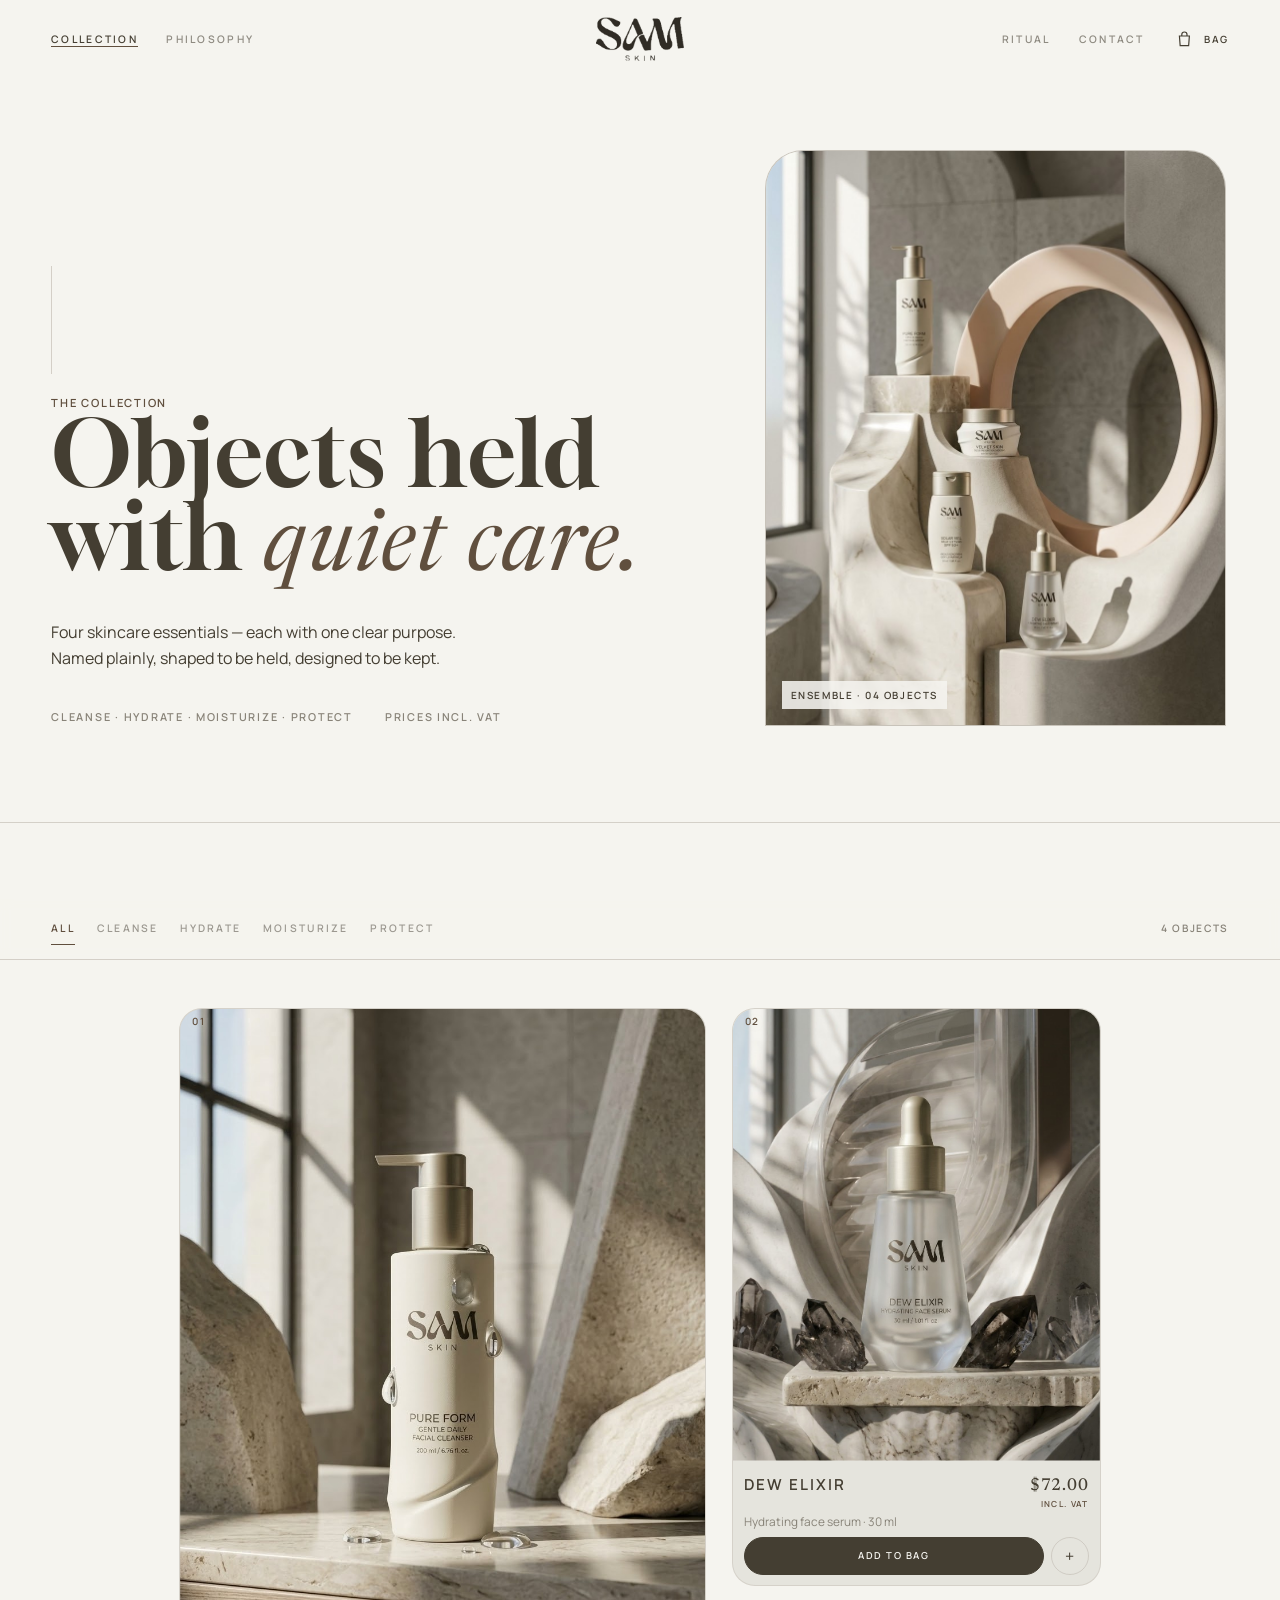
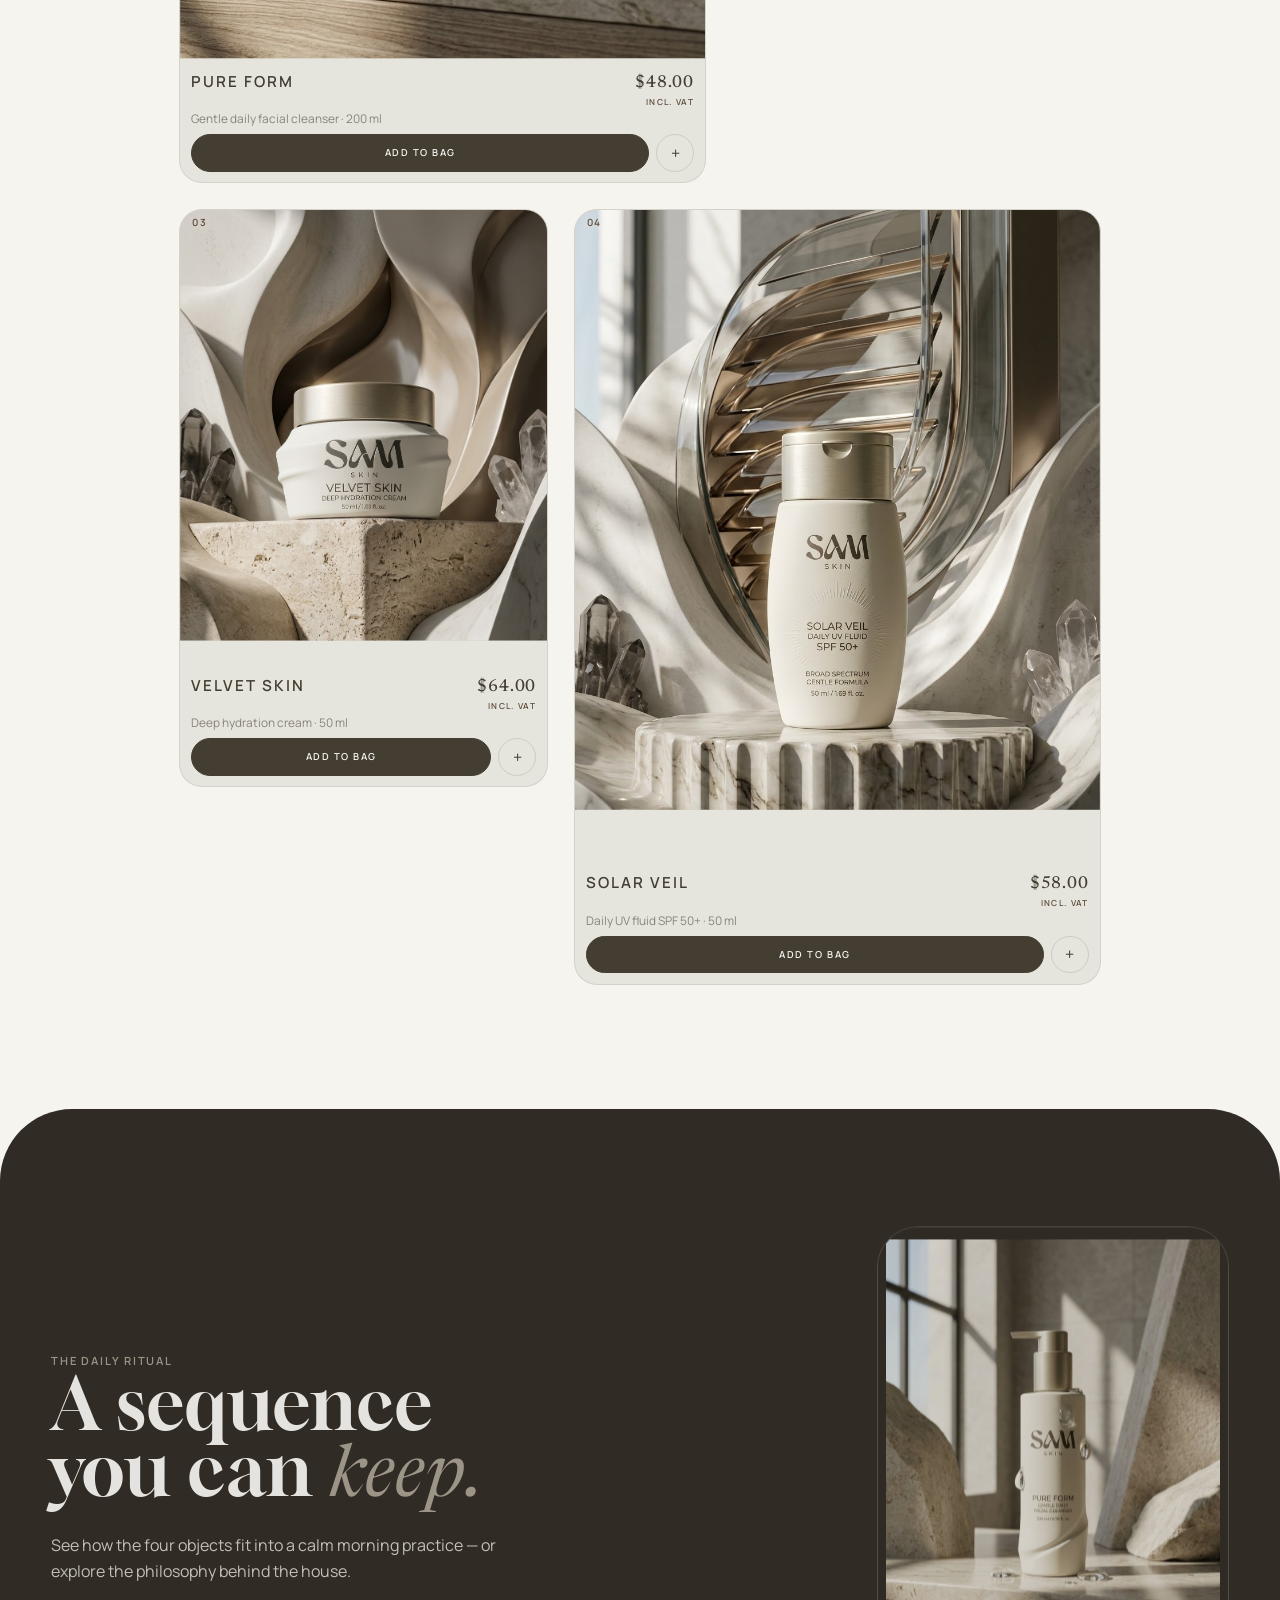
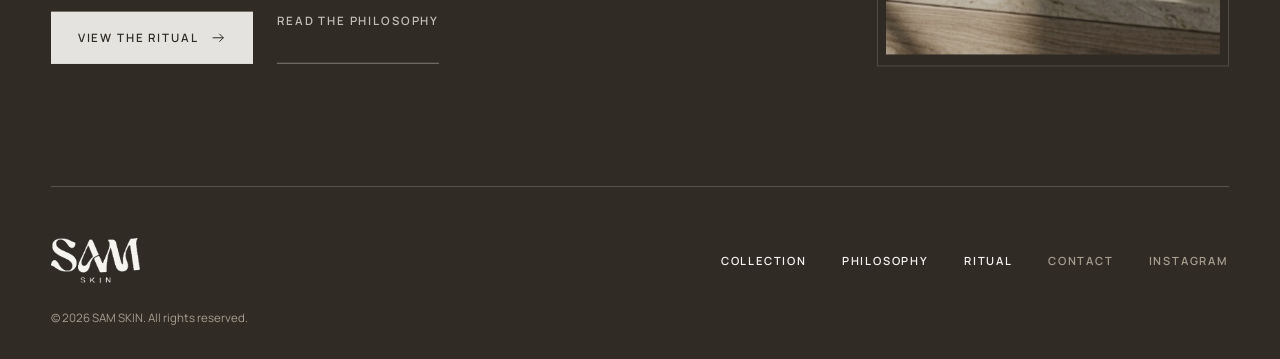
<file: products.html>
<!doctype html>
<html lang="en">
<head>
<meta charset="utf-8">
<meta name="viewport" content="width=device-width,initial-scale=1,viewport-fit=cover">
<title>Collection — SAM SKIN</title>
<meta name="description" content="Four skincare objects from SAM SKIN — cleanse, hydrate, moisturize, and protect. An editorial product gallery.">
<meta name="theme-color" content="#F5F4EF">
<link rel="icon" href="img/favicon.svg" type="image/svg+xml">
<link rel="preconnect" href="https://fonts.googleapis.com">
<link rel="stylesheet" href="https://fonts.googleapis.com/css2?family=Gloock&family=Newsreader:ital,opsz,wght@0,6..72,400;0,6..72,500;1,6..72,400&display=swap">
<link rel="stylesheet" href="css/sam-chrome.css">
<link rel="stylesheet" href="css/price.css">
<link rel="stylesheet" href="css/products.css">
</head>
<body>
<div id="site">

<a class="skip" href="#main">Skip to content</a>

<header class="hdr is-solid" id="hdr">
  <div class="hdr__bar">
    <div class="wrap hdr__grid">
      <nav class="hdr__nav hdr__nav--L" aria-label="Primary navigation">
        <a href="products.html" data-nav="collection" class="is-current">Collection</a>
        <a href="index.html#philosophy" data-nav="philosophy">Philosophy</a>
      </nav>
      <a class="hdr__logo" href="index.html" aria-label="SAM SKIN, home">
        <img class="l-dark" src="img/logo-dark.png" width="513" height="258" alt="SAM SKIN">
        <img class="l-light" src="img/logo-light.png" width="513" height="258" alt="" aria-hidden="true">
      </a>
      <div class="hdr__tools">
        <nav class="hdr__nav hdr__nav--R" aria-label="Secondary navigation">
          <a href="index.html#ritual" data-nav="ritual">Ritual</a>
          <a href="index.html#contact" data-nav="contact">Contact</a>
        </nav>
        <button type="button" class="hdr__bag" id="hdrBag" aria-expanded="false" aria-controls="bagPanel" aria-label="Open shopping bag">
          <span class="hdr__bag-glyph">
            <span class="hdr__bag-icon" aria-hidden="true">
              <svg viewBox="0 0 24 24" focusable="false"><path d="M6.25 9.25h11.5l-.85 11H7.1l-.85-11Z"/><path d="M9 9.25V7.6a3 3 0 0 1 6 0v1.65"/></svg>
            </span>
            <span class="hdr__bag-count" id="bagCount" data-empty="true" aria-live="polite"></span>
          </span>
          <span class="hdr__bag-label">Bag</span>
        </button>
      </div>
      <button type="button" class="hdr__index" id="menuBtn" aria-expanded="false" aria-controls="sheet" aria-label="Open menu">
        <span class="hdr__index-rule" aria-hidden="true"></span>
        <span class="hdr__index-words" aria-hidden="true">
          <span class="hdr__index-pane"><span class="hdr__index-open">Menu</span><span class="hdr__index-shut">Close</span></span>
        </span>
      </button>
    </div>
  </div>
</header>

<div class="vestibule" id="sheet" role="dialog" aria-modal="true" aria-labelledby="sheetTitle" hidden>
  <p class="sr" id="sheetTitle">SAM SKIN site navigation</p>
  <button type="button" class="vestibule__scrim" id="menuScrim" aria-label="Close menu" tabindex="-1"></button>
  <div class="vestibule__slab" data-vestibule-slab>
    <aside class="vestibule__chamber" aria-label="Brand">
      <div class="vestibule__chamber-inset">
        <p class="vestibule__quote" data-vest-chamber><em>Skin is shaped by attention,</em> not corrected.</p>
        <div class="vestibule__arch" aria-hidden="true"></div>
        <p class="vestibule__chamber-mark" data-vest-chamber>The art of skin</p>
      </div>
    </aside>
    <div class="vestibule__hall">
      <div class="vestibule__hall-head">
        <div class="vestibule__top"><img src="img/logo-dark.png" width="513" height="258" alt="SAM SKIN"></div>
      </div>
      <nav class="vestibule__nav" aria-label="Site navigation">
        <a href="products.html" data-nav="collection" data-vest-link class="is-current"><span class="vestibule__ghost" aria-hidden="true">01</span><span class="vestibule__word">Collection</span></a>
        <a href="index.html#philosophy" data-nav="philosophy" data-vest-link><span class="vestibule__ghost" aria-hidden="true">02</span><span class="vestibule__word">Philosophy</span></a>
        <a href="index.html#ritual" data-nav="ritual" data-vest-link><span class="vestibule__ghost" aria-hidden="true">03</span><span class="vestibule__word">Ritual</span></a>
        <a href="index.html#contact" data-nav="contact" data-vest-link><span class="vestibule__ghost" aria-hidden="true">04</span><span class="vestibule__word">Contact</span></a>
      </nav>
      <footer class="vestibule__threshold" data-vest-threshold>
        <p class="vestibule__foot">Four objects · one quiet routine</p>
        <div class="vestibule__orbit" role="list">
          <a class="vestibule__node" id="vestInsta" role="listitem" href="index.html#contact" data-vest-link aria-label="Instagram"><span class="vestibule__ring"><svg viewBox="0 0 24 24" aria-hidden="true"><rect x="3" y="3" width="18" height="18" rx="5"/><circle cx="12" cy="12" r="4.25"/></svg></span><span>Instagram</span></a>
          <a class="vestibule__node" id="vestWa" role="listitem" href="index.html#contact" data-vest-link aria-label="WhatsApp"><span class="vestibule__ring"><svg viewBox="0 0 24 24" aria-hidden="true"><path d="M12 2.5c-4.85 0-8.75 3.75-8.75 8.4 0 1.82.58 3.5 1.58 4.88L3 21.5l5.15-1.9c1.28.68 2.75 1.05 4.25 1.05 4.85 0 8.75-3.75 8.75-8.4S16.85 2.5 12 2.5z"/></svg></span><span>WhatsApp</span></a>
          <a class="vestibule__node" id="vestPhone" role="listitem" href="index.html#contact" data-vest-link aria-label="Call"><span class="vestibule__ring"><svg viewBox="0 0 24 24" aria-hidden="true"><path d="M5.5 4h2.4c.55 0 1.02.4 1.12.95.14.58.4 1.38.75 2.12.22.5.1 1.08-.32 1.45l-1.05 1c.9 1.48 2.32 2.88 3.8 3.78l1.05-1.05c.38-.4.98-.52 1.45-.32.72.28 1.52.52 2.08.65.55.12.95.58.95 1.12v2.4c0 .82-.65 1.5-1.48 1.55-6.35.33-11.65-4.88-11.35-11.22z"/></svg></span><span>Call</span></a>
        </div>
      </footer>
    </div>
  </div>
</div>

<main id="main">

<section class="pg-intro" id="pg-intro" data-tone="light" aria-labelledby="pgIntroH">
  <div class="wrap">
    <div class="pg-intro__grid" data-pg-intro>
      <div>
        <div class="pg-intro__rule" aria-hidden="true"></div>
        <p class="eyebrow">The collection</p>
        <h1 class="pg-intro__title" id="pgIntroH">Objects held with <em>quiet care.</em></h1>
        <p class="lead pg-intro__body">Four skincare essentials — each with one clear purpose. Named plainly, shaped to be held, designed to be kept.</p>
        <p class="pg-intro__meta"><span>Cleanse · Hydrate · Moisturize · Protect</span><span>Prices incl. VAT</span></p>
      </div>
      <figure class="pg-intro__figure">
        <img src="img/photos/collection-ensemble.jpg" width="1024" height="1280" alt="The complete SAM SKIN collection arranged together." decoding="async" fetchpriority="high">
        <figcaption>Ensemble · 04 objects</figcaption>
      </figure>
    </div>
  </div>
</section>

<section class="pg-gallery" id="pg-gallery" data-tone="light" aria-labelledby="pgGalleryH">
  <div class="pg-rail">
    <div class="wrap pg-rail__in">
      <div class="pg-filters" role="toolbar" aria-label="Filter by ritual step">
        <button type="button" class="is-on" data-pg-filter="all" aria-pressed="true">All</button>
        <button type="button" data-pg-filter="cleanse" aria-pressed="false">Cleanse</button>
        <button type="button" data-pg-filter="hydrate" aria-pressed="false">Hydrate</button>
        <button type="button" data-pg-filter="moisturize" aria-pressed="false">Moisturize</button>
        <button type="button" data-pg-filter="protect" aria-pressed="false">Protect</button>
      </div>
      <p class="pg-count" id="pgCount" aria-live="polite">4 objects</p>
    </div>
  </div>

  <div class="wrap">
    <h2 class="visually-hidden" id="pgGalleryH">Product gallery</h2>
    <p class="pg-swipe-hint" aria-hidden="true"><span>Swipe</span><span class="pg-swipe-hint__line"></span><span>Four objects</span></p>
    <div class="pg-grid" id="pgGrid" role="list" aria-label="Product carousel">

      <article class="pg-tile pg-tile--pure" data-prod data-sku="pure" data-cat="cleanse" id="pg-pure">
        <div class="pg-tile__inner">
          <button type="button" class="pg-tile__visual" data-open="pure" aria-label="Pure Form details">
            <span class="pg-tile__no">01</span>
            <img class="pg-tile__pack img--product" src="img/photos/pure-form.jpg" width="1024" height="1280" loading="lazy" alt="SAM SKIN Pure Form cleanser bottle.">
            <img class="pg-tile__scene img--campaign" src="img/photos/campaign-arch.jpg" width="1024" height="1280" loading="lazy" alt="" aria-hidden="true">
          </button>
          <div class="pg-tile__copy">
            <div class="pg-tile__head">
              <h3 class="pg-tile__name">Pure Form</h3>
              <p class="prod__price" data-price-for="pure"><span class="prod__price-amt"></span><span class="prod__price-note">Incl. VAT</span></p>
            </div>
            <p class="pg-tile__kind">Gentle daily facial cleanser · 200 ml</p>
          </div>
          <footer class="pg-tile__foot">
            <div class="pg-tile__actions">
              <button type="button" class="btn btn--solid prod__add" data-add-cart="pure">Add to bag</button>
              <button type="button" class="pg-tile__details" data-open="pure" aria-label="Pure Form details">+</button>
            </div>
          </footer>
        </div>
      </article>

      <article class="pg-tile pg-tile--dew" data-prod data-sku="dew" data-cat="hydrate" id="pg-dew">
        <div class="pg-tile__inner">
          <button type="button" class="pg-tile__visual" data-open="dew" aria-label="Dew Elixir details">
            <span class="pg-tile__no">02</span>
            <img class="pg-tile__pack img--product" src="img/photos/dew-elixir.jpg" width="1024" height="1280" loading="lazy" alt="SAM SKIN Dew Elixir serum in frosted glass.">
            <img class="pg-tile__scene img--campaign" src="img/photos/scene-dew.jpg" width="1024" height="1280" loading="lazy" alt="" aria-hidden="true">
          </button>
          <div class="pg-tile__copy">
            <div class="pg-tile__head">
              <h3 class="pg-tile__name">Dew Elixir</h3>
              <p class="prod__price" data-price-for="dew"><span class="prod__price-amt"></span><span class="prod__price-note">Incl. VAT</span></p>
            </div>
            <p class="pg-tile__kind">Hydrating face serum · 30 ml</p>
          </div>
          <footer class="pg-tile__foot">
            <div class="pg-tile__actions">
              <button type="button" class="btn btn--solid prod__add" data-add-cart="dew">Add to bag</button>
              <button type="button" class="pg-tile__details" data-open="dew" aria-label="Dew Elixir details">+</button>
            </div>
          </footer>
        </div>
      </article>

      <article class="pg-tile pg-tile--velvet" data-prod data-sku="velvet" data-cat="moisturize" id="pg-velvet">
        <div class="pg-tile__inner">
          <button type="button" class="pg-tile__visual" data-open="velvet" aria-label="Velvet Skin details">
            <span class="pg-tile__no">03</span>
            <img class="pg-tile__pack img--product" src="img/photos/velvet-skin.jpg" width="1024" height="1280" loading="lazy" alt="SAM SKIN Velvet Skin cream jar.">
            <img class="pg-tile__scene img--campaign" src="img/photos/scene-velvet.jpg" width="1024" height="1280" loading="lazy" alt="" aria-hidden="true">
          </button>
          <div class="pg-tile__copy">
            <div class="pg-tile__head">
              <h3 class="pg-tile__name">Velvet Skin</h3>
              <p class="prod__price" data-price-for="velvet"><span class="prod__price-amt"></span><span class="prod__price-note">Incl. VAT</span></p>
            </div>
            <p class="pg-tile__kind">Deep hydration cream · 50 ml</p>
          </div>
          <footer class="pg-tile__foot">
            <div class="pg-tile__actions">
              <button type="button" class="btn btn--solid prod__add" data-add-cart="velvet">Add to bag</button>
              <button type="button" class="pg-tile__details" data-open="velvet" aria-label="Velvet Skin details">+</button>
            </div>
          </footer>
        </div>
      </article>

      <article class="pg-tile pg-tile--solar" data-prod data-sku="solar" data-cat="protect" id="pg-solar">
        <div class="pg-tile__inner">
          <button type="button" class="pg-tile__visual" data-open="solar" aria-label="Solar Veil details">
            <span class="pg-tile__no">04</span>
            <img class="pg-tile__pack img--product" src="img/photos/solar-veil.jpg" width="1024" height="1280" loading="lazy" alt="SAM SKIN Solar Veil SPF 50+ bottle.">
            <img class="pg-tile__scene img--campaign" src="img/photos/scene-solar.jpg" width="1024" height="1280" loading="lazy" alt="" aria-hidden="true">
          </button>
          <div class="pg-tile__copy">
            <div class="pg-tile__head">
              <h3 class="pg-tile__name">Solar Veil</h3>
              <p class="prod__price" data-price-for="solar"><span class="prod__price-amt"></span><span class="prod__price-note">Incl. VAT</span></p>
            </div>
            <p class="pg-tile__kind">Daily UV fluid SPF 50+ · 50 ml</p>
          </div>
          <footer class="pg-tile__foot">
            <div class="pg-tile__actions">
              <button type="button" class="btn btn--solid prod__add" data-add-cart="solar">Add to bag</button>
              <button type="button" class="pg-tile__details" data-open="solar" aria-label="Solar Veil details">+</button>
            </div>
          </footer>
        </div>
      </article>

    </div>
  </div>
</section>

<section class="pg-close" id="pg-close" data-tone="dark" aria-labelledby="pgCloseH">
  <div class="wrap">
    <div class="pg-close__grid">
      <div>
        <p class="eyebrow">The daily ritual</p>
        <h2 class="pg-close__h" id="pgCloseH">A sequence you can <em>keep.</em></h2>
        <p class="lead" style="color:var(--ivory);max-width:28rem;margin-top:1.25rem">See how the four objects fit into a calm morning practice — or explore the philosophy behind the house.</p>
        <div class="pg-close__links">
          <a class="btn btn--light" href="index.html#ritual">View the ritual
            <svg viewBox="0 0 24 24" fill="none" stroke="currentColor" stroke-width="1.5" aria-hidden="true"><path d="M4 12h16M14 6l6 6-6 6"/></svg></a>
          <a class="link" href="index.html#philosophy">Read the philosophy</a>
        </div>
      </div>
      <figure class="pg-close__fig">
        <img class="img--product" src="img/photos/pure-form.jpg" width="1024" height="1280" loading="lazy" alt="Pure Form on porcelain, held in morning light.">
      </figure>
    </div>
    <footer class="ftr" id="contact">
      <div class="ftr__in">
        <img src="img/logo-light.png" width="513" height="258" alt="SAM SKIN" loading="lazy">
        <nav aria-label="Footer">
          <a href="products.html">Collection</a>
          <a href="index.html#philosophy">Philosophy</a>
          <a href="index.html#ritual">Ritual</a>
          <span id="ftContact">Contact</span>
          <span id="ftInsta">Instagram</span>
        </nav>
        <small>© 2026 SAM SKIN. All rights reserved.</small>
      </div>
    </footer>
  </div>
</section>

</main>

<p class="bag-toast" id="bagToast" role="status" aria-live="polite" hidden><span>Added</span><span class="visually-hidden" id="bagToastTxt"> to your bag</span><button type="button" id="bagToastOpen">View</button></p>

<div class="bag" id="bag" aria-hidden="true">
  <button type="button" class="bag__scrim" id="bagScrim" aria-label="Close bag" tabindex="-1"></button>
  <aside class="bag__panel" id="bagPanel" role="dialog" aria-modal="true" aria-labelledby="bagTitle">
    <header class="bag__head">
      <h2 id="bagTitle">Your bag</h2>
      <button type="button" class="bag__close" id="bagClose">Close</button>
    </header>
    <div class="bag__body" id="bagBody">
      <p class="bag__empty" id="bagEmpty">Your bag is empty. Add an object from the collection.</p>
      <ul class="bag__list" id="bagList" hidden></ul>
    </div>
    <footer class="bag__foot">
      <div class="bag__row"><span>Subtotal</span><strong id="bagSubtotal">—</strong></div>
      <p class="bag__note" id="bagNote">Shipping and duties confirmed when you complete your order.</p>
      <button type="button" class="btn btn--solid bag__checkout" id="bagCheckout" disabled>Complete order</button>
    </footer>
  </aside>
</div>

<dialog id="prodDlg" aria-labelledby="pdName">
  <button class="dlg__close" id="pdClose" aria-label="Close">×</button>
  <div class="dlg">
    <div class="dlg__img"><img id="pdImg" class="img--product" alt=""></div>
    <div class="dlg__body">
      <p class="eyebrow" id="pdNo"></p>
      <h2 id="pdName"></h2>
      <p class="lead" id="pdLine"></p>
      <dl class="dlg__facts">
        <div><dt>Category</dt><dd id="pdKind"></dd></div>
        <div><dt>Size</dt><dd id="pdSize"></dd></div>
        <div><dt>In the ritual</dt><dd id="pdVerb"></dd></div>
      </dl>
      <p class="dlg__price" id="pdPrice"></p>
      <p class="dlg__note">Description and size as printed on the pack.</p>
      <div class="dlg__actions">
        <button type="button" class="btn btn--solid" id="pdBag">Add to bag</button>
        <a class="btn btn--ghost" href="index.html#ritual" id="pdRit">See it in the ritual</a>
      </div>
    </div>
  </div>
</dialog>

</div>

<script src="js/gsap.min.js"></script>
<script src="js/ScrollTrigger.min.js"></script>
<script src="js/sam-chrome.js"></script>
<script src="js/sam-commerce.js"></script>
<script src="js/products-page.js"></script>
</body>
</html>
</file>
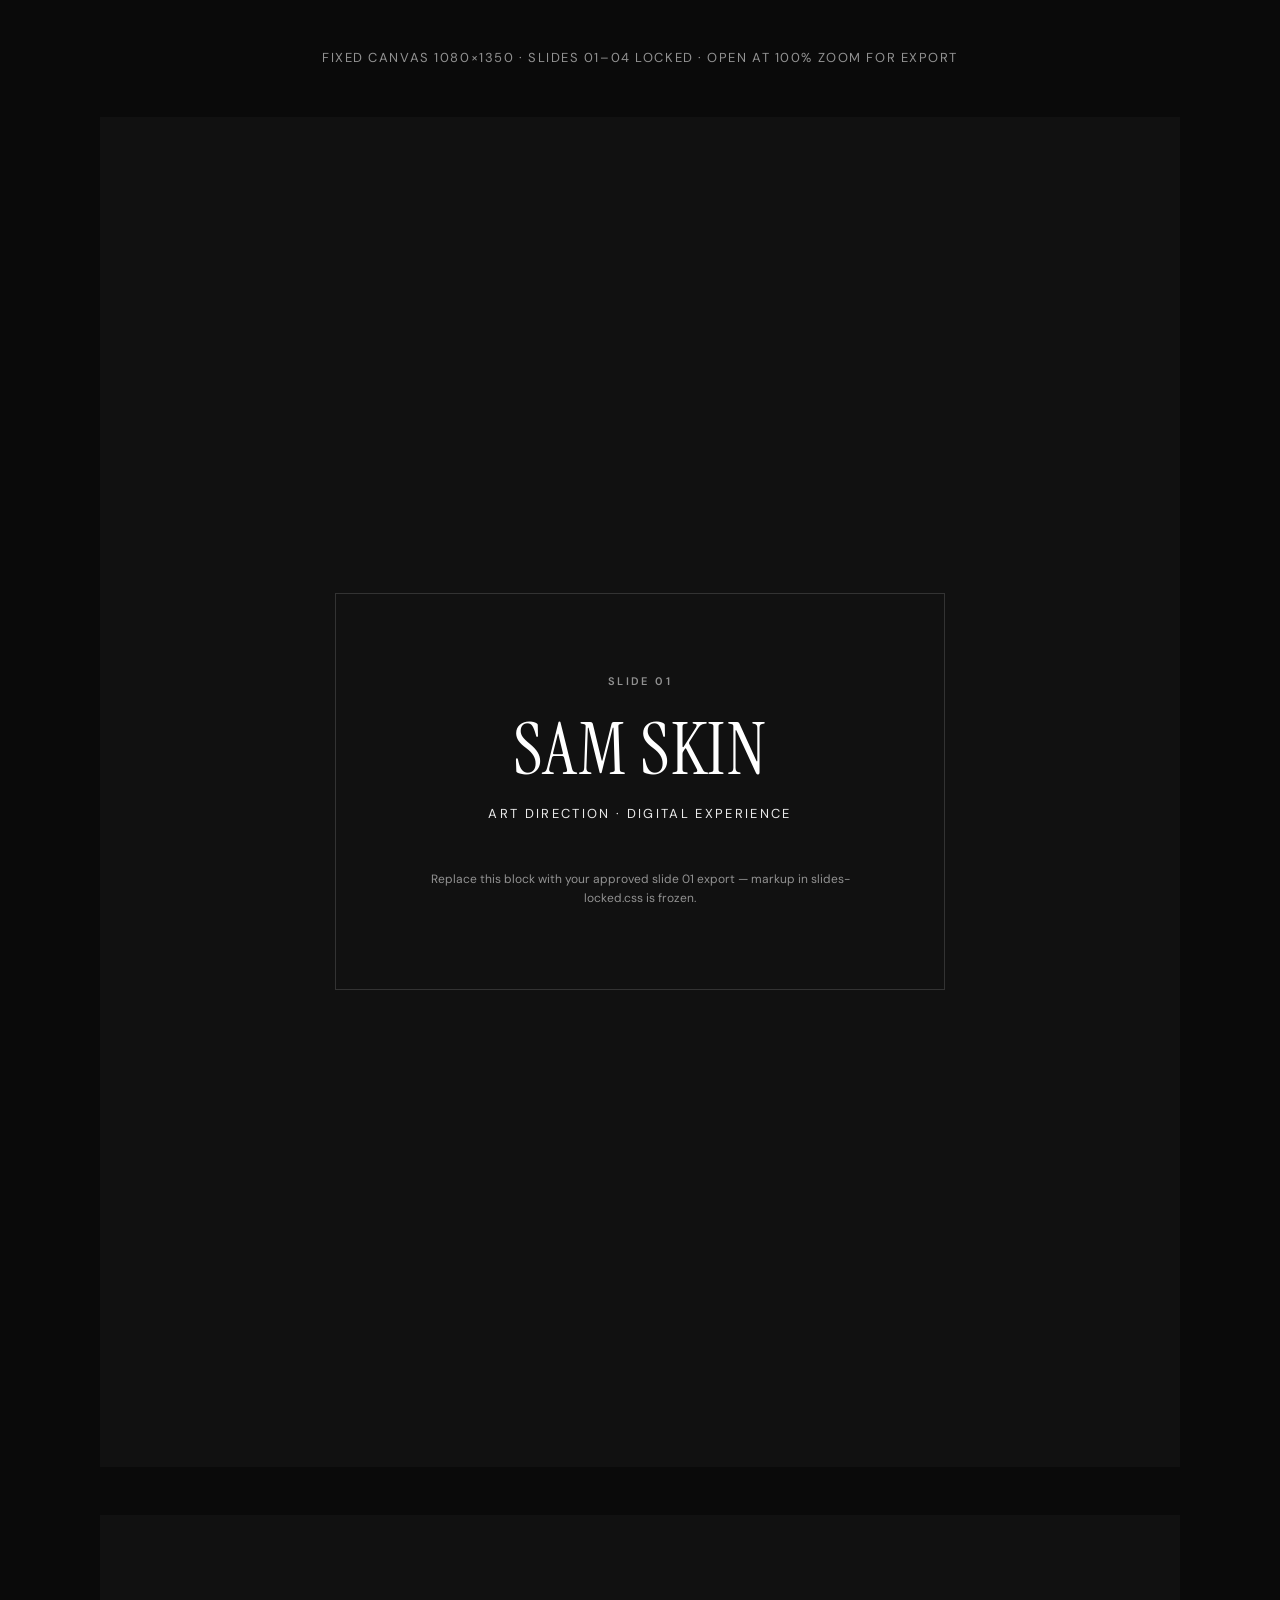
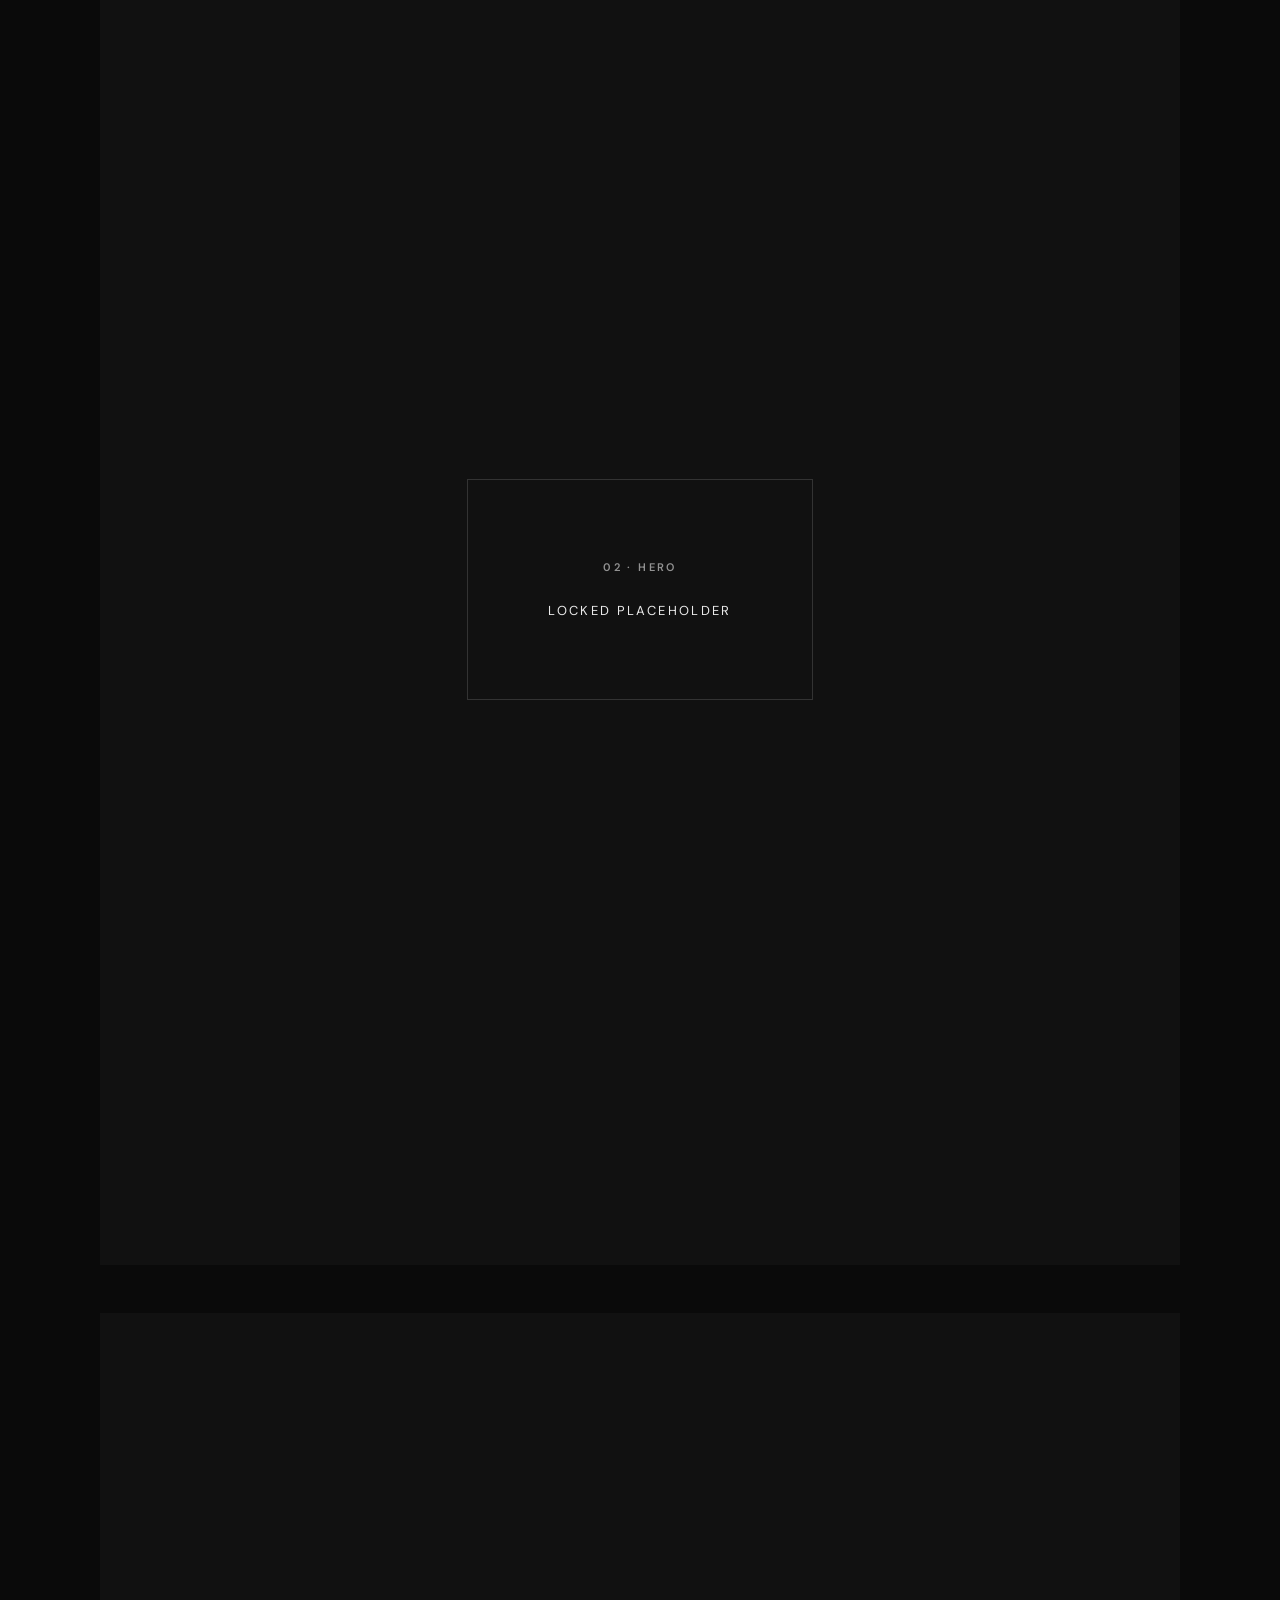
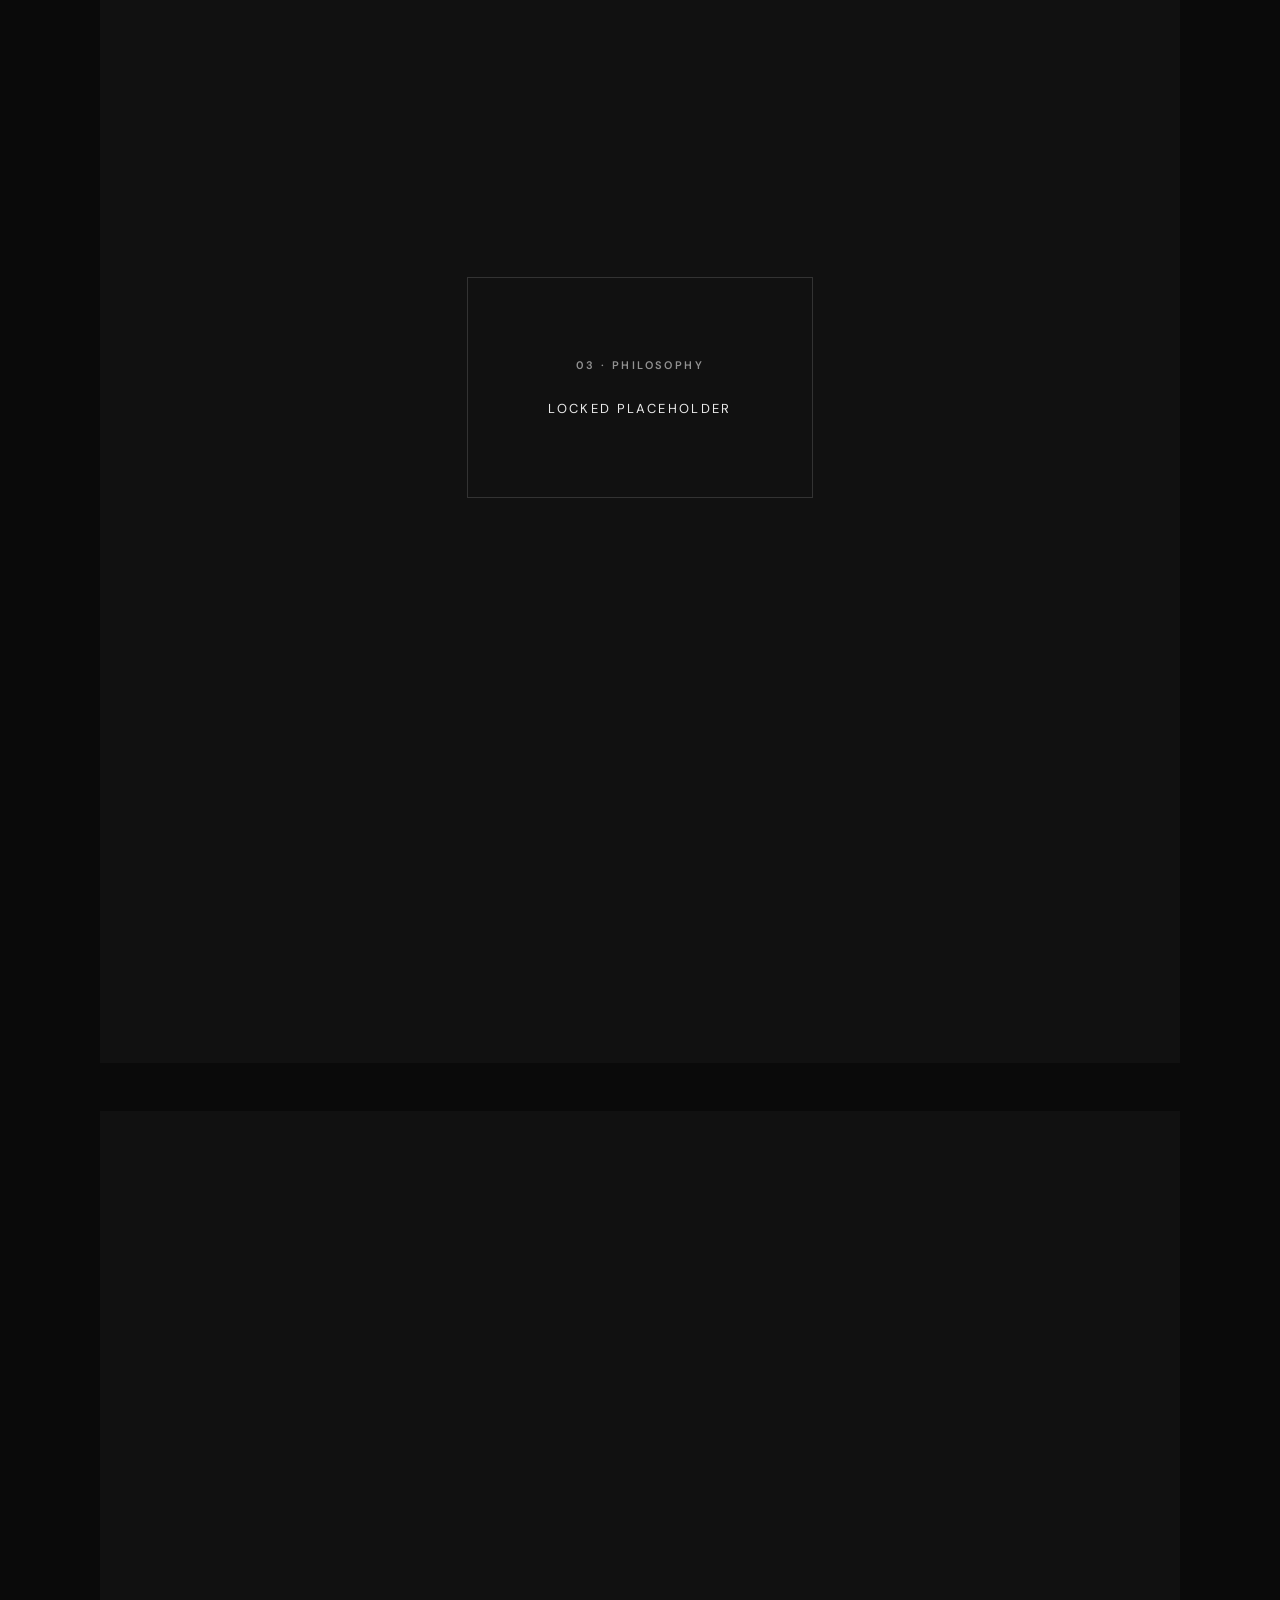
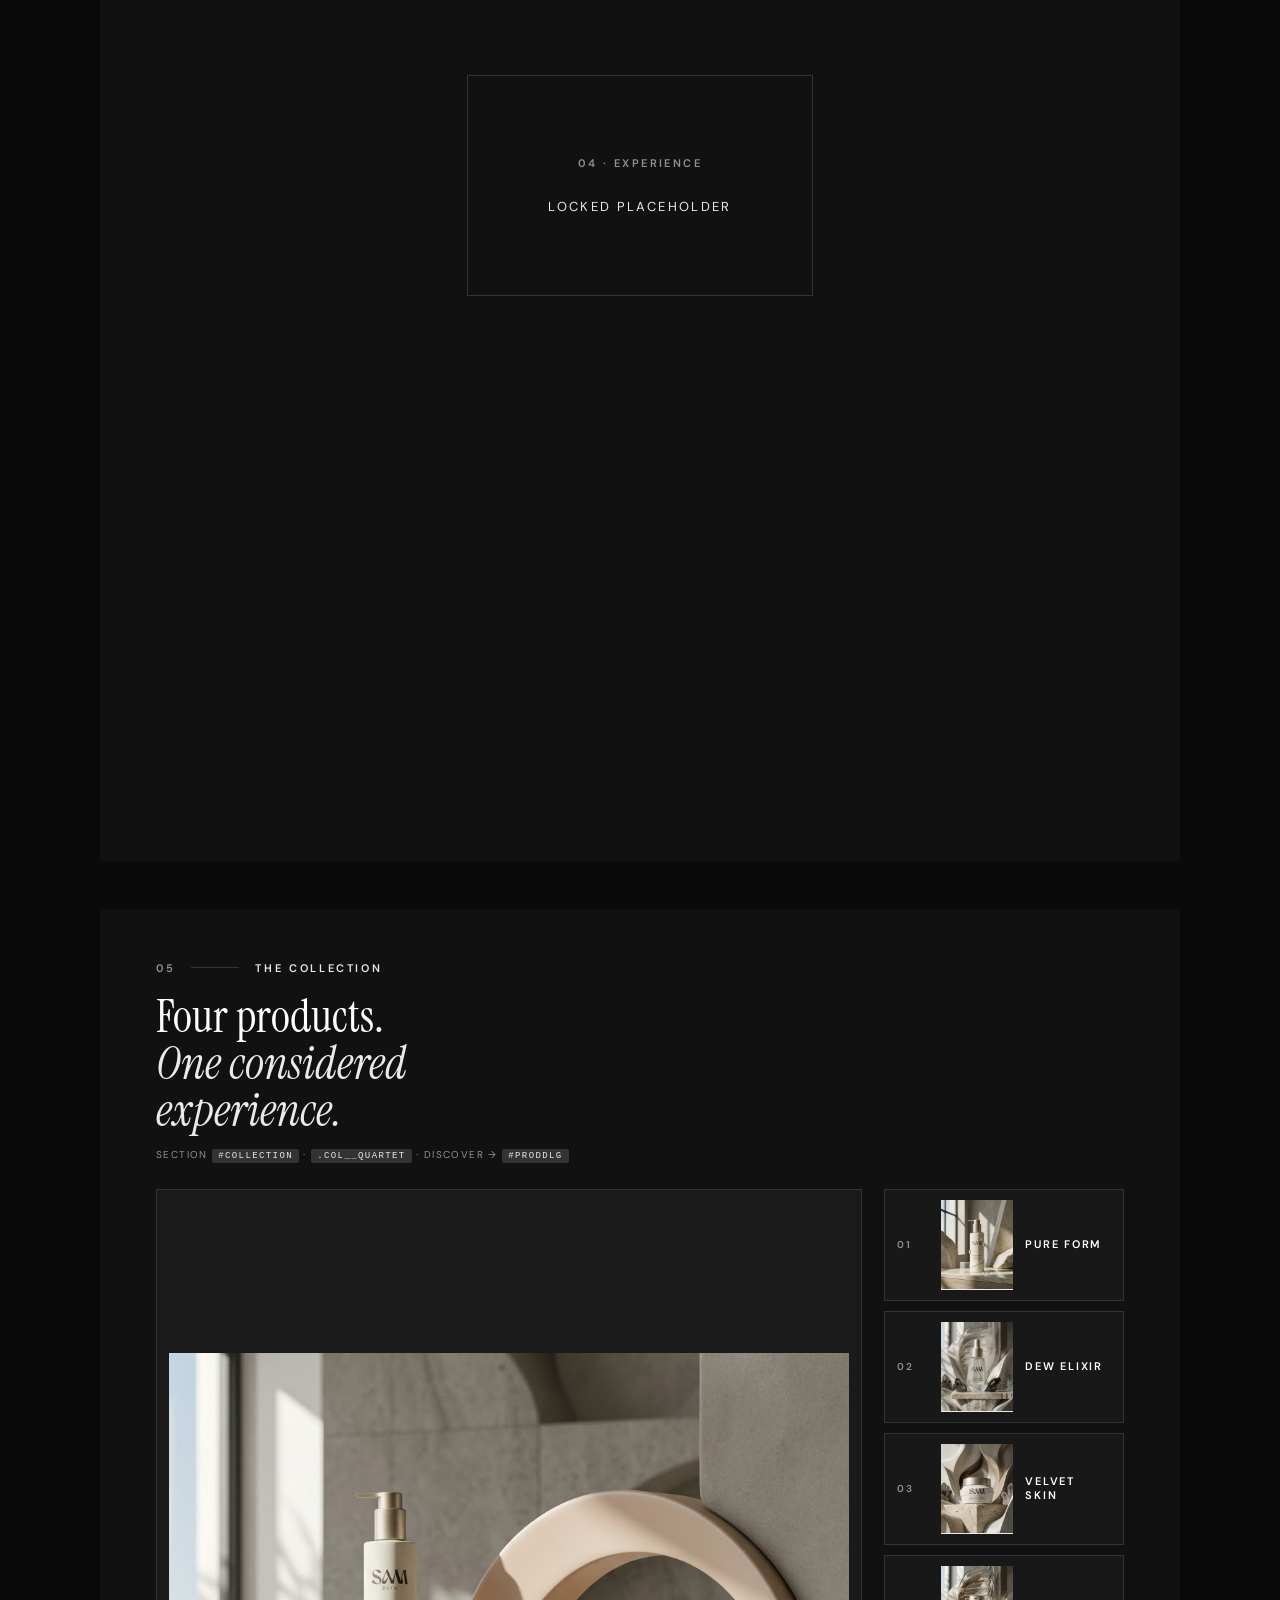
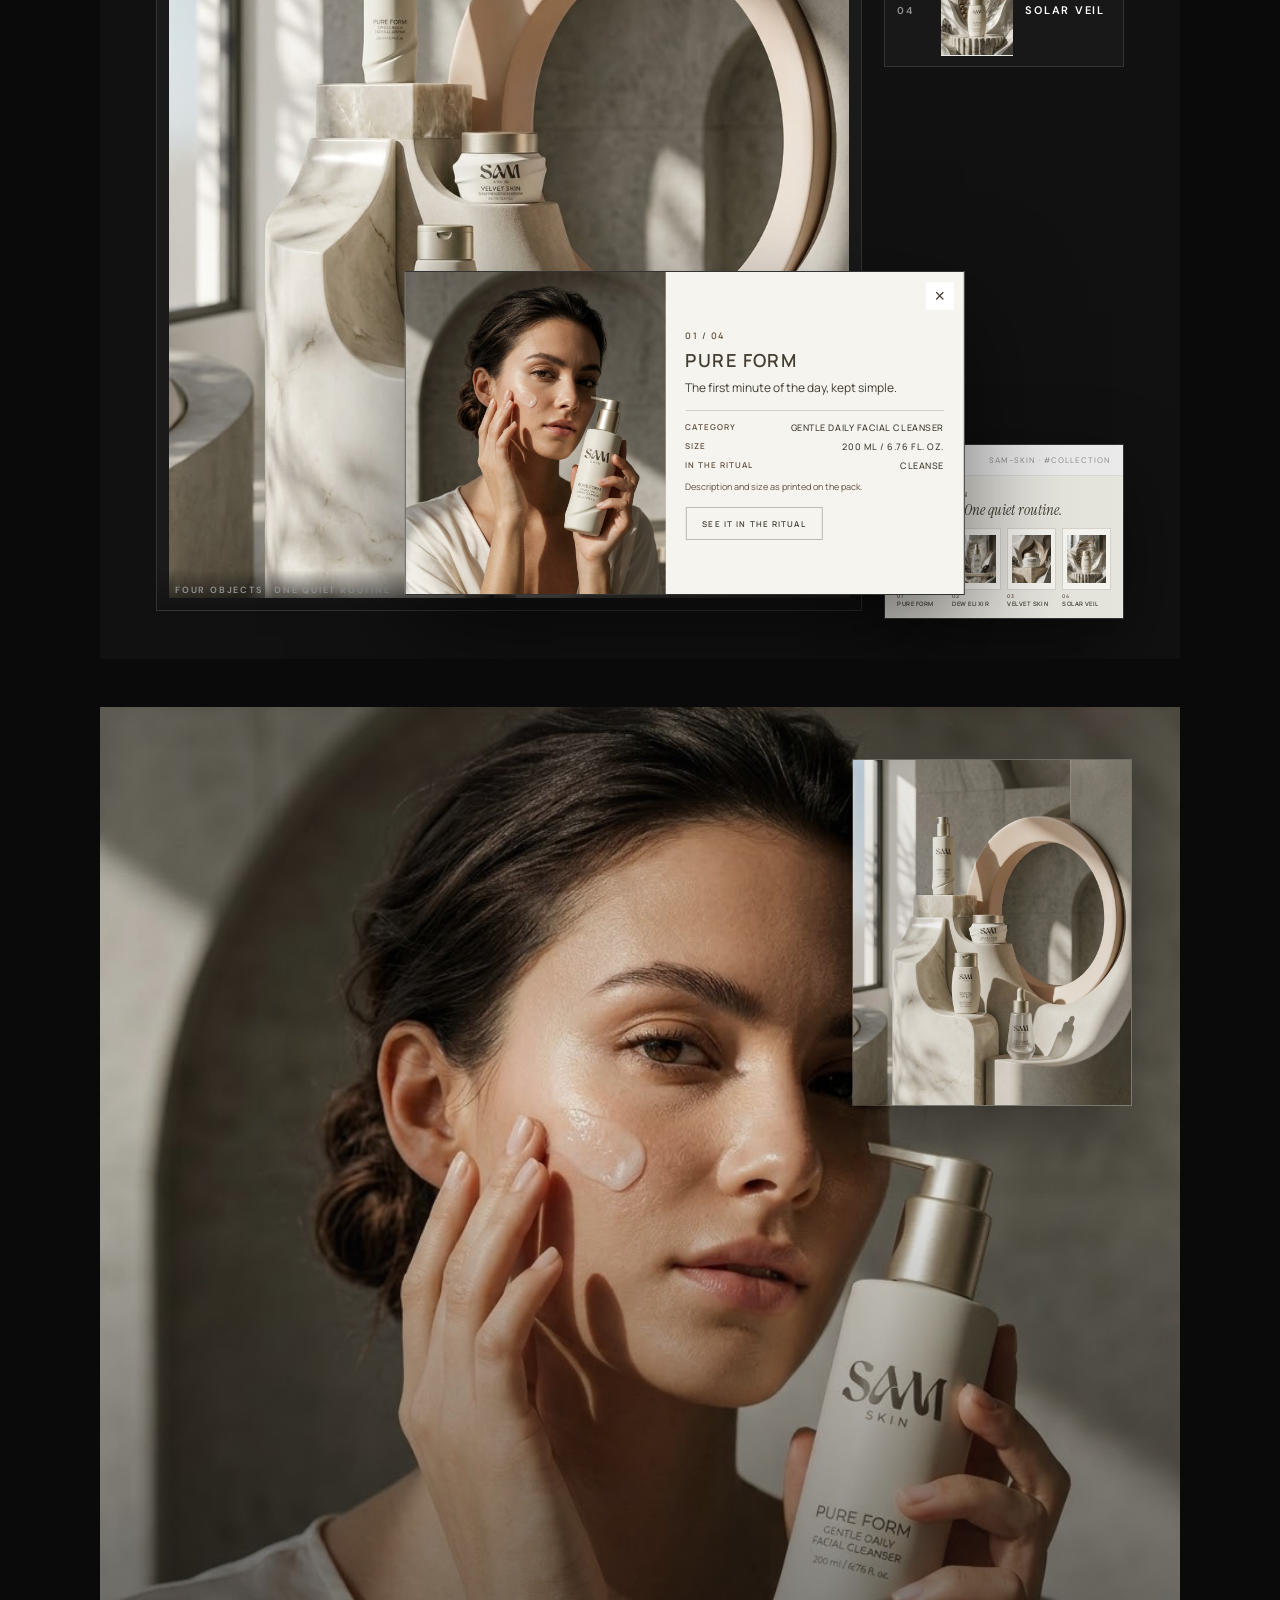
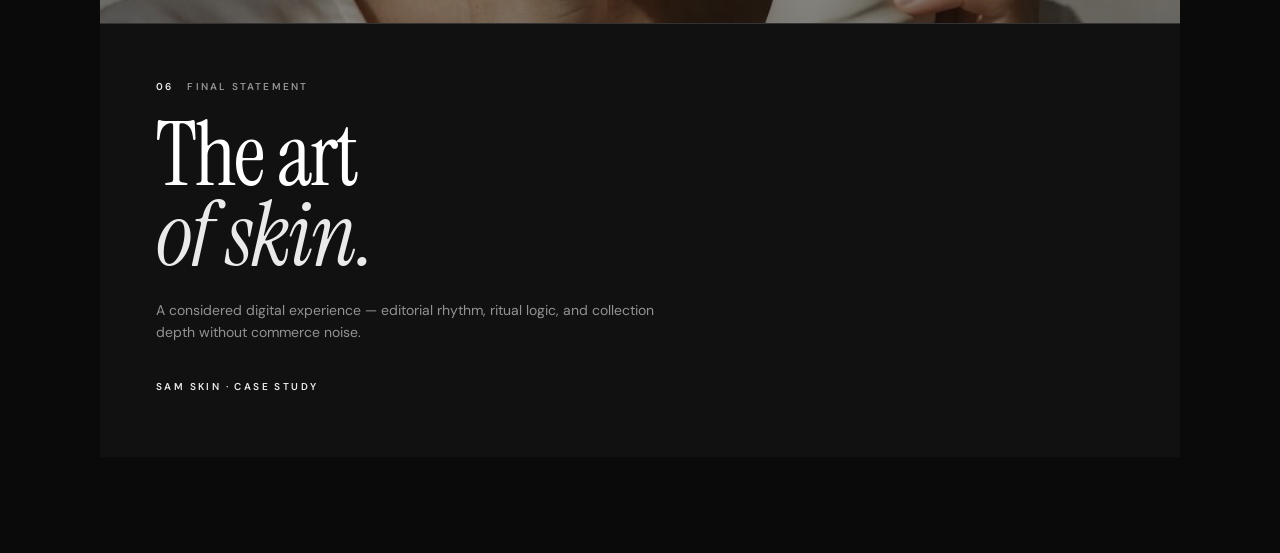
<file: art-direction/carousel.html>
<!DOCTYPE html>
<html lang="en">
<head>
  <meta charset="utf-8">
  <meta name="viewport" content="width=1080">
  <title>SAM SKIN — Art Direction Carousel</title>
  <link rel="preconnect" href="https://fonts.googleapis.com">
  <link href="https://fonts.googleapis.com/css2?family=DM+Sans:ital,opsz,wght@0,9..40,400;0,9..40,500;0,9..40,600;1,9..40,400&family=Instrument+Serif:ital@0;1&family=Manrope:wght@400;600&display=swap" rel="stylesheet">
  <style>
    :root {
      --ink: #111111;
      --paper: #ffffff;
      --mist: #eaeaea;
      --mute: #929292;
      --coal: #333333;
      --slide-w: 1080px;
      --slide-h: 1350px;
      --sans: "DM Sans", system-ui, sans-serif;
      --serif: "Instrument Serif", Georgia, serif;
    }
    * { box-sizing: border-box; margin: 0; }
    body {
      background: #0a0a0a;
      color: var(--ink);
      font-family: var(--sans);
      padding: 48px 24px 96px;
      display: flex;
      flex-direction: column;
      align-items: center;
      gap: 48px;
    }
    .deck-note {
      color: var(--mute);
      font-size: 13px;
      letter-spacing: 0.12em;
      text-transform: uppercase;
      max-width: var(--slide-w);
      text-align: center;
      line-height: 1.6;
    }
    .slide {
      width: var(--slide-w);
      height: var(--slide-h);
      position: relative;
      overflow: hidden;
      flex-shrink: 0;
      background: var(--paper);
    }
  </style>
  <link rel="stylesheet" href="slides-locked.css">
  <link rel="stylesheet" href="slides-05-06.css">
</head>
<body>
  <p class="deck-note">Fixed canvas 1080×1350 · Slides 01–04 locked · Open at 100% zoom for export</p>

  <!-- ═══ SLIDES 01–04 (LOCKED — do not edit) ═══ -->
  <article class="slide slide--locked slide--01" id="slide-01" data-locked aria-label="Slide 01 placeholder">
    <div class="locked-inner">
      <p class="locked-tag">Slide 01</p>
      <h1 class="locked-title">SAM SKIN</h1>
      <p class="locked-sub">Art direction · Digital experience</p>
      <p class="locked-note">Replace this block with your approved slide 01 export — markup in slides-locked.css is frozen.</p>
    </div>
  </article>

  <article class="slide slide--locked slide--02" id="slide-02" data-locked aria-label="Slide 02 placeholder">
    <div class="locked-inner">
      <p class="locked-tag">02 · Hero</p>
      <p class="locked-sub">Locked placeholder</p>
    </div>
  </article>

  <article class="slide slide--locked slide--03" id="slide-03" data-locked aria-label="Slide 03 placeholder">
    <div class="locked-inner">
      <p class="locked-tag">03 · Philosophy</p>
      <p class="locked-sub">Locked placeholder</p>
    </div>
  </article>

  <article class="slide slide--locked slide--04" id="slide-04" data-locked aria-label="Slide 04 placeholder">
    <div class="locked-inner">
      <p class="locked-tag">04 · Experience</p>
      <p class="locked-sub">Locked placeholder</p>
    </div>
  </article>

  <!-- ═══ SLIDE 05 — THE COLLECTION ═══ -->
  <article class="slide slide--05" id="slide-05" aria-labelledby="s05-title">
    <header class="s05-head">
      <div class="s05-meta">
        <span class="s05-num">05</span>
        <span class="s05-rule" aria-hidden="true"></span>
        <span class="s05-eyebrow">The collection</span>
      </div>
      <h2 class="s05-title" id="s05-title">Four products.<br><em>One considered experience.</em></h2>
      <p class="s05-dek">Section <code>#collection</code> · <code>.col__quartet</code> · Discover → <code>#prodDlg</code></p>
    </header>

    <div class="s05-stage">
      <figure class="s05-monument">
        <img src="../img/photos/collection-ensemble.jpg" width="1024" height="1280" alt="Complete SAM SKIN collection on marble pedestal">
        <figcaption class="s05-monument-cap">Four objects · one quiet routine</figcaption>
      </figure>

      <ol class="s05-index" aria-label="Collection index">
        <li><span class="s05-index-no">01</span><img src="../img/photos/pure-form.jpg" width="256" height="320" alt="Pure Form"><span class="s05-index-name">Pure Form</span></li>
        <li><span class="s05-index-no">02</span><img src="../img/photos/dew-elixir.jpg" width="256" height="320" alt="Dew Elixir"><span class="s05-index-name">Dew Elixir</span></li>
        <li><span class="s05-index-no">03</span><img src="../img/photos/velvet-skin.jpg" width="256" height="320" alt="Velvet Skin"><span class="s05-index-name">Velvet Skin</span></li>
        <li><span class="s05-index-no">04</span><img src="../img/photos/solar-veil.jpg" width="256" height="320" alt="Solar Veil"><span class="s05-index-name">Solar Veil</span></li>
      </ol>

      <div class="s05-browser" aria-label="Collection section UI">
        <div class="s05-browser-chrome">
          <span></span><span></span><span></span>
          <span class="s05-browser-url">sam-skin · #collection</span>
        </div>
        <div class="s05-browser-viewport">
          <div class="s05-ui-col" aria-hidden="true">
            <p class="s05-ui-eyebrow">The collection</p>
            <p class="s05-ui-title">Four objects. <em>One quiet routine.</em></p>
            <div class="s05-ui-grid">
              <figure><img src="../img/photos/pure-form.jpg" alt="Pure Form"><figcaption><span>01</span> Pure Form</figcaption></figure>
              <figure><img src="../img/photos/dew-elixir.jpg" alt="Dew Elixir"><figcaption><span>02</span> Dew Elixir</figcaption></figure>
              <figure><img src="../img/photos/velvet-skin.jpg" alt="Velvet Skin"><figcaption><span>03</span> Velvet Skin</figcaption></figure>
              <figure><img src="../img/photos/solar-veil.jpg" alt="Solar Veil"><figcaption><span>04</span> Solar Veil</figcaption></figure>
            </div>
          </div>
        </div>
      </div>

      <aside class="s05-dialog" aria-label="Product dialog — Pure Form (prodDlg)">
        <button type="button" class="s05-dialog-x" tabindex="-1" aria-hidden="true">×</button>
        <div class="s05-dialog-grid">
          <figure class="s05-dialog-media">
            <img src="../img/photos/campaign-arch.jpg" width="1024" height="1280" alt="Pure Form campaign scene">
          </figure>
          <div class="s05-dialog-copy">
            <p class="s05-dialog-eyebrow">01 / 04</p>
            <h3 class="s05-dialog-name">Pure Form</h3>
            <p class="s05-dialog-line">The first minute of the day, kept simple.</p>
            <dl class="s05-dialog-facts">
              <div><dt>Category</dt><dd>Gentle daily facial cleanser</dd></div>
              <div><dt>Size</dt><dd>200 ml / 6.76 fl. oz.</dd></div>
              <div><dt>In the ritual</dt><dd>Cleanse</dd></div>
            </dl>
            <p class="s05-dialog-note">Description and size as printed on the pack.</p>
            <span class="s05-dialog-cta">See it in the ritual</span>
          </div>
        </div>
      </aside>
    </div>
  </article>

  <!-- ═══ SLIDE 06 — FINAL STATEMENT ═══ -->
  <article class="slide slide--06" id="slide-06" aria-labelledby="s06-title">
    <figure class="s06-vision">
      <img src="../img/photos/campaign-arch.jpg" width="1024" height="1280" alt="Morning light at a stone arch; SAM SKIN Pure Form">
    </figure>
    <div class="s06-fin-inset" aria-hidden="true">
      <img src="../img/photos/collection-ensemble.jpg" width="1024" height="1280" alt="Complete SAM SKIN collection">
    </div>
    <div class="s06-type">
      <p class="s06-meta"><span>06</span> Final statement</p>
      <h2 class="s06-title" id="s06-title">The art<br><em>of skin.</em></h2>
      <p class="s06-body">A considered digital experience — editorial rhythm, ritual logic, and collection depth without commerce noise.</p>
      <p class="s06-sign">SAM SKIN · Case study</p>
    </div>
  </article>
</body>
</html>
</file>
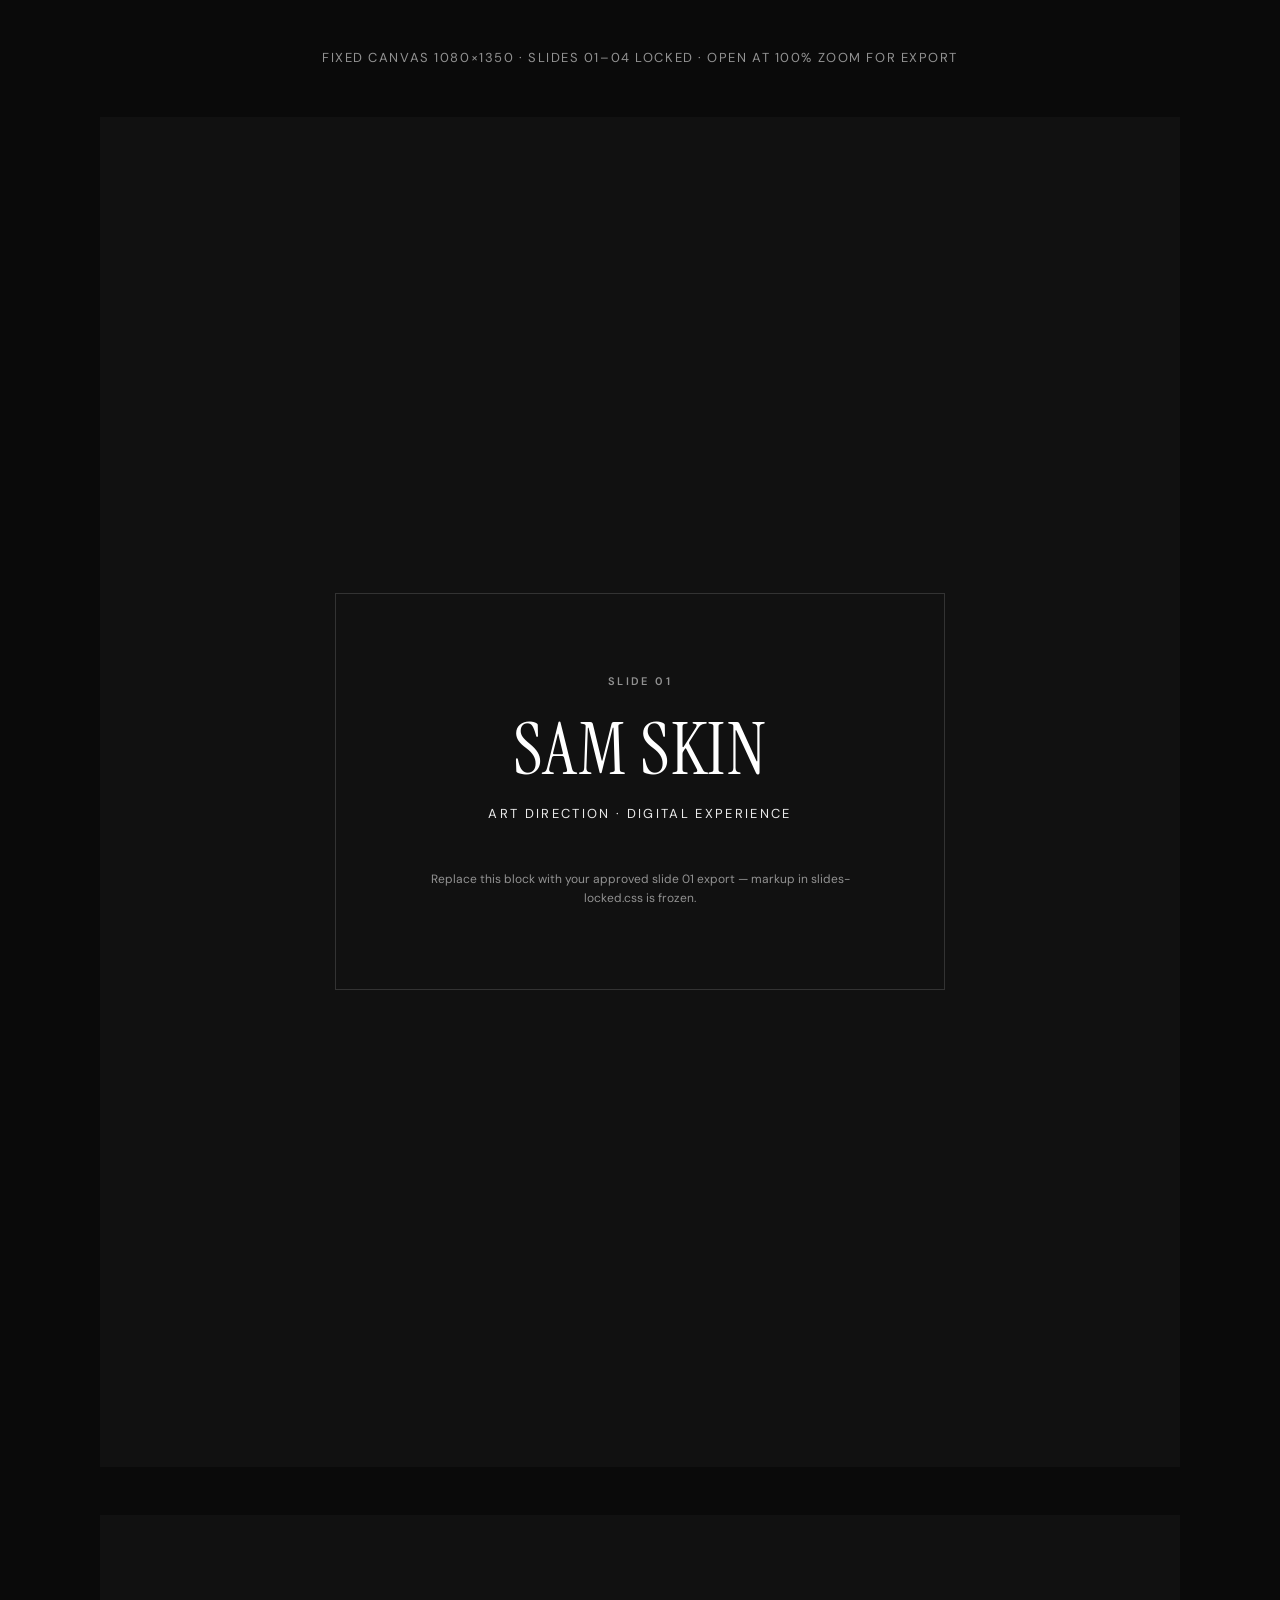
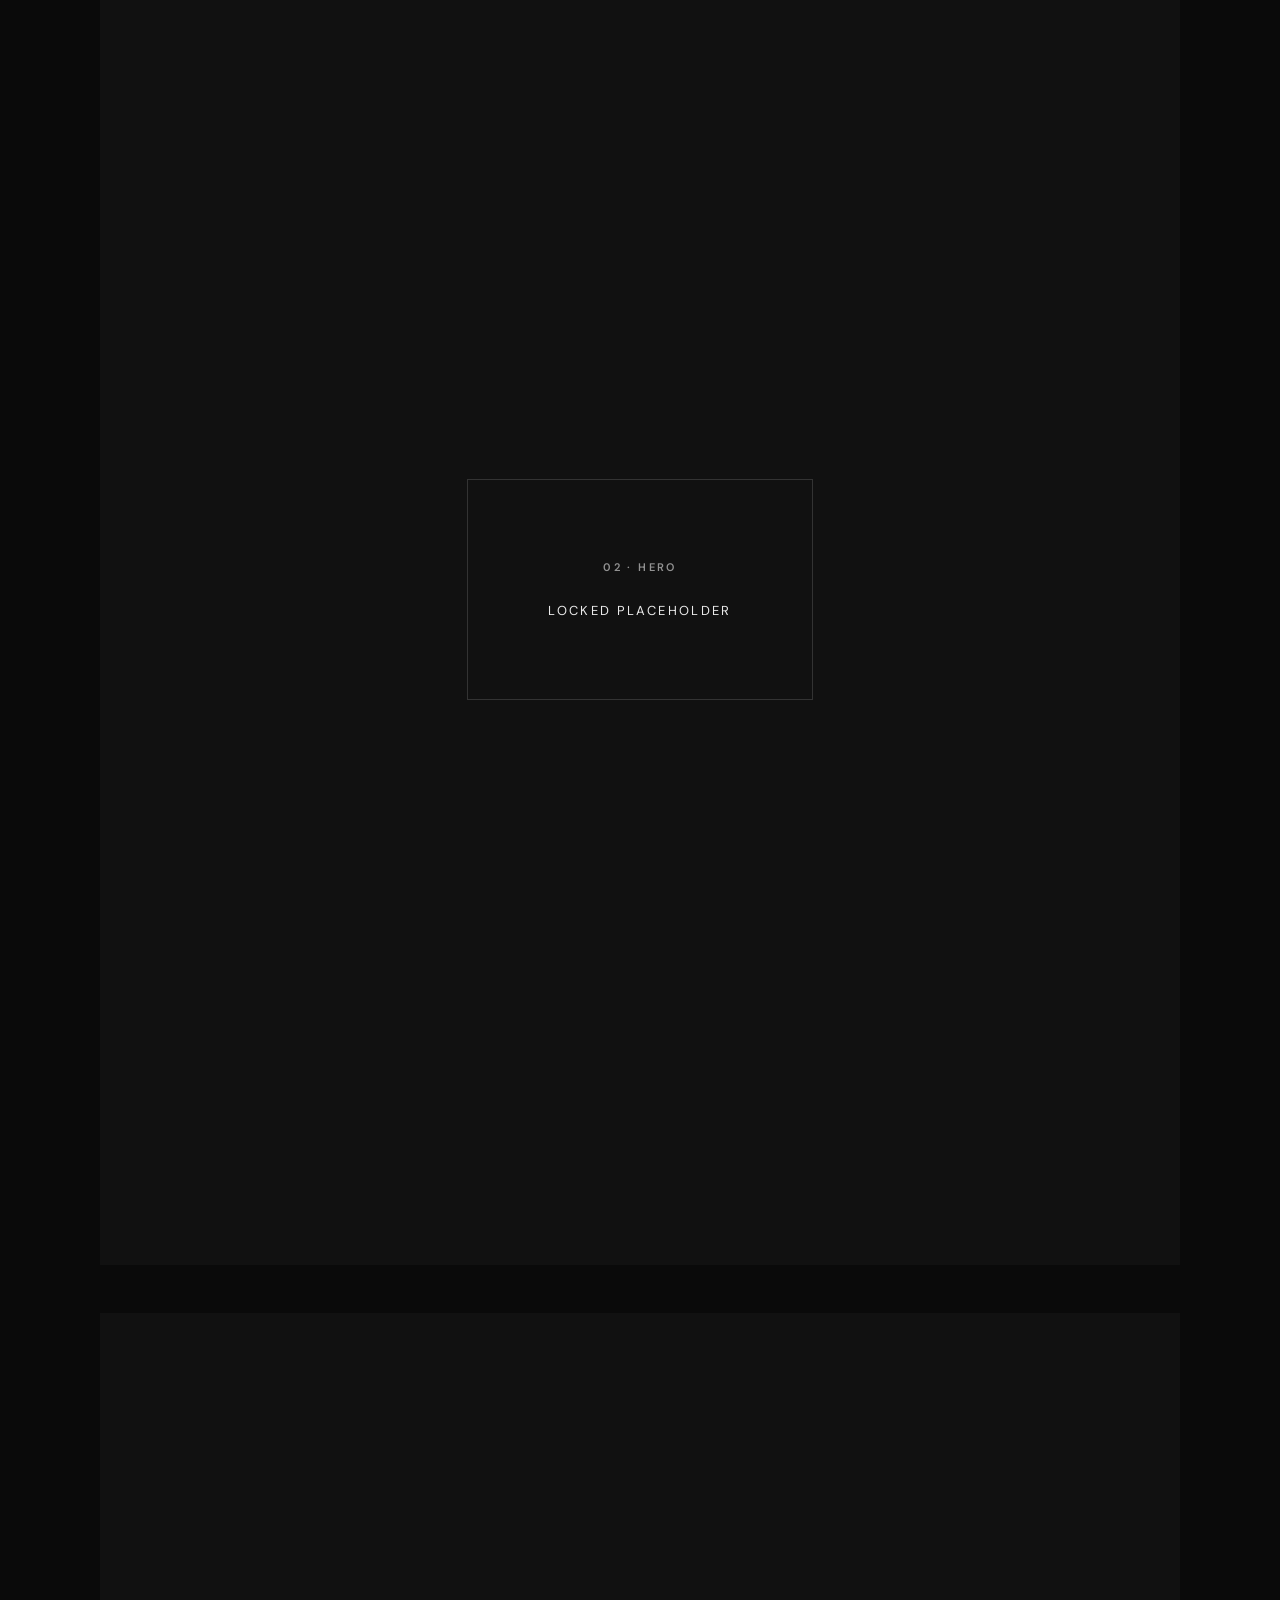
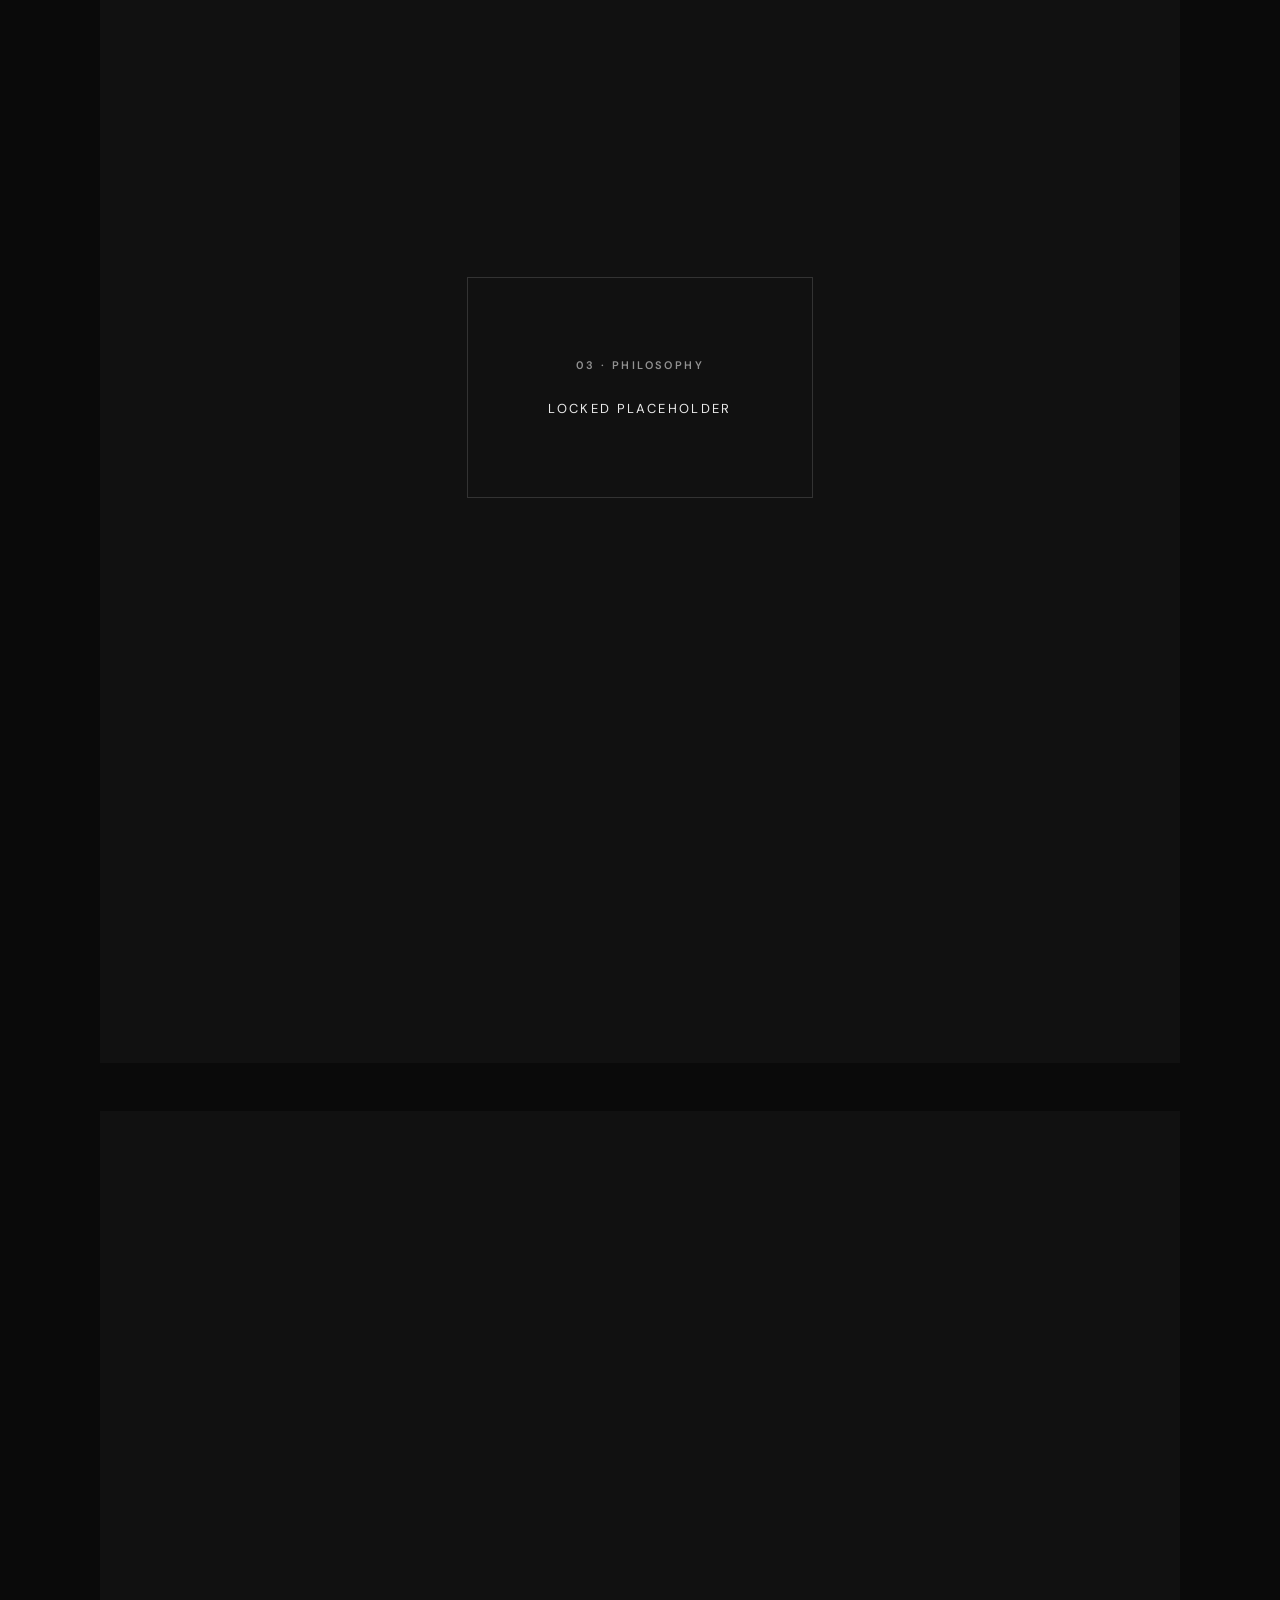
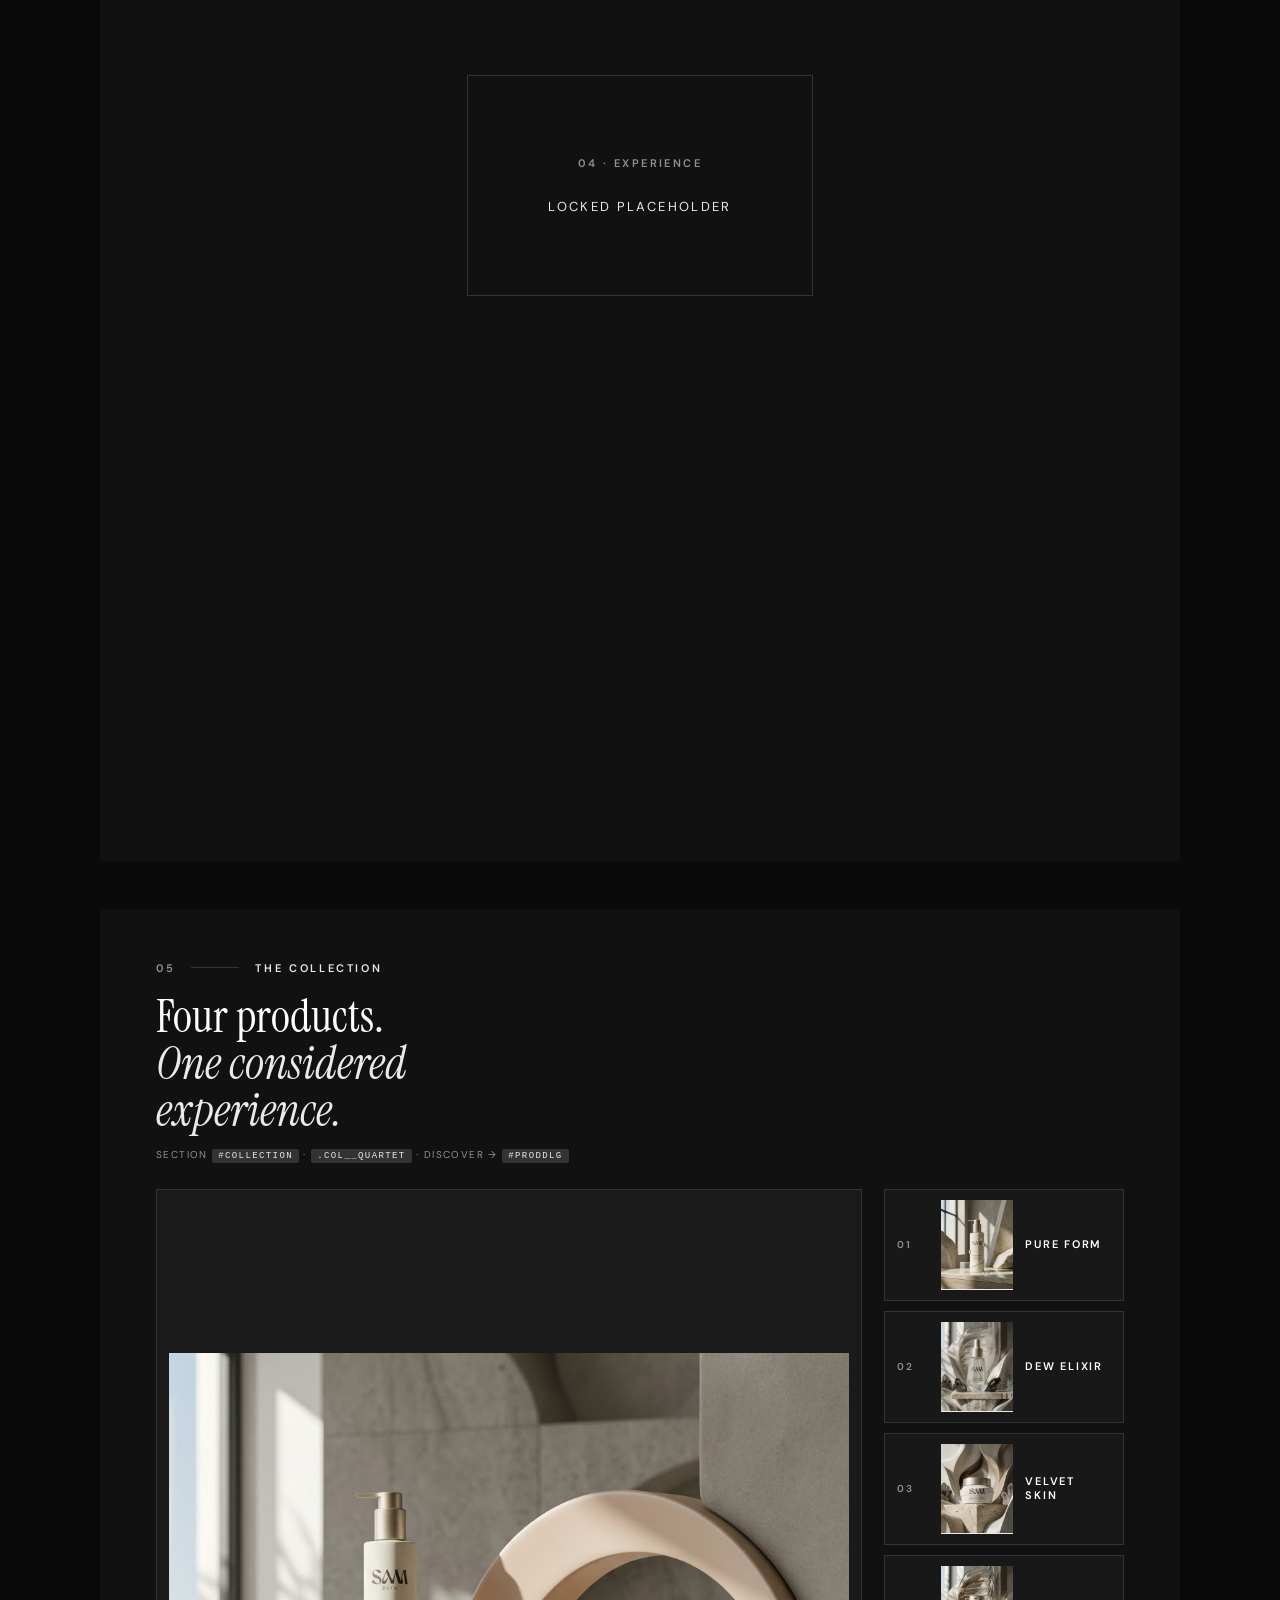
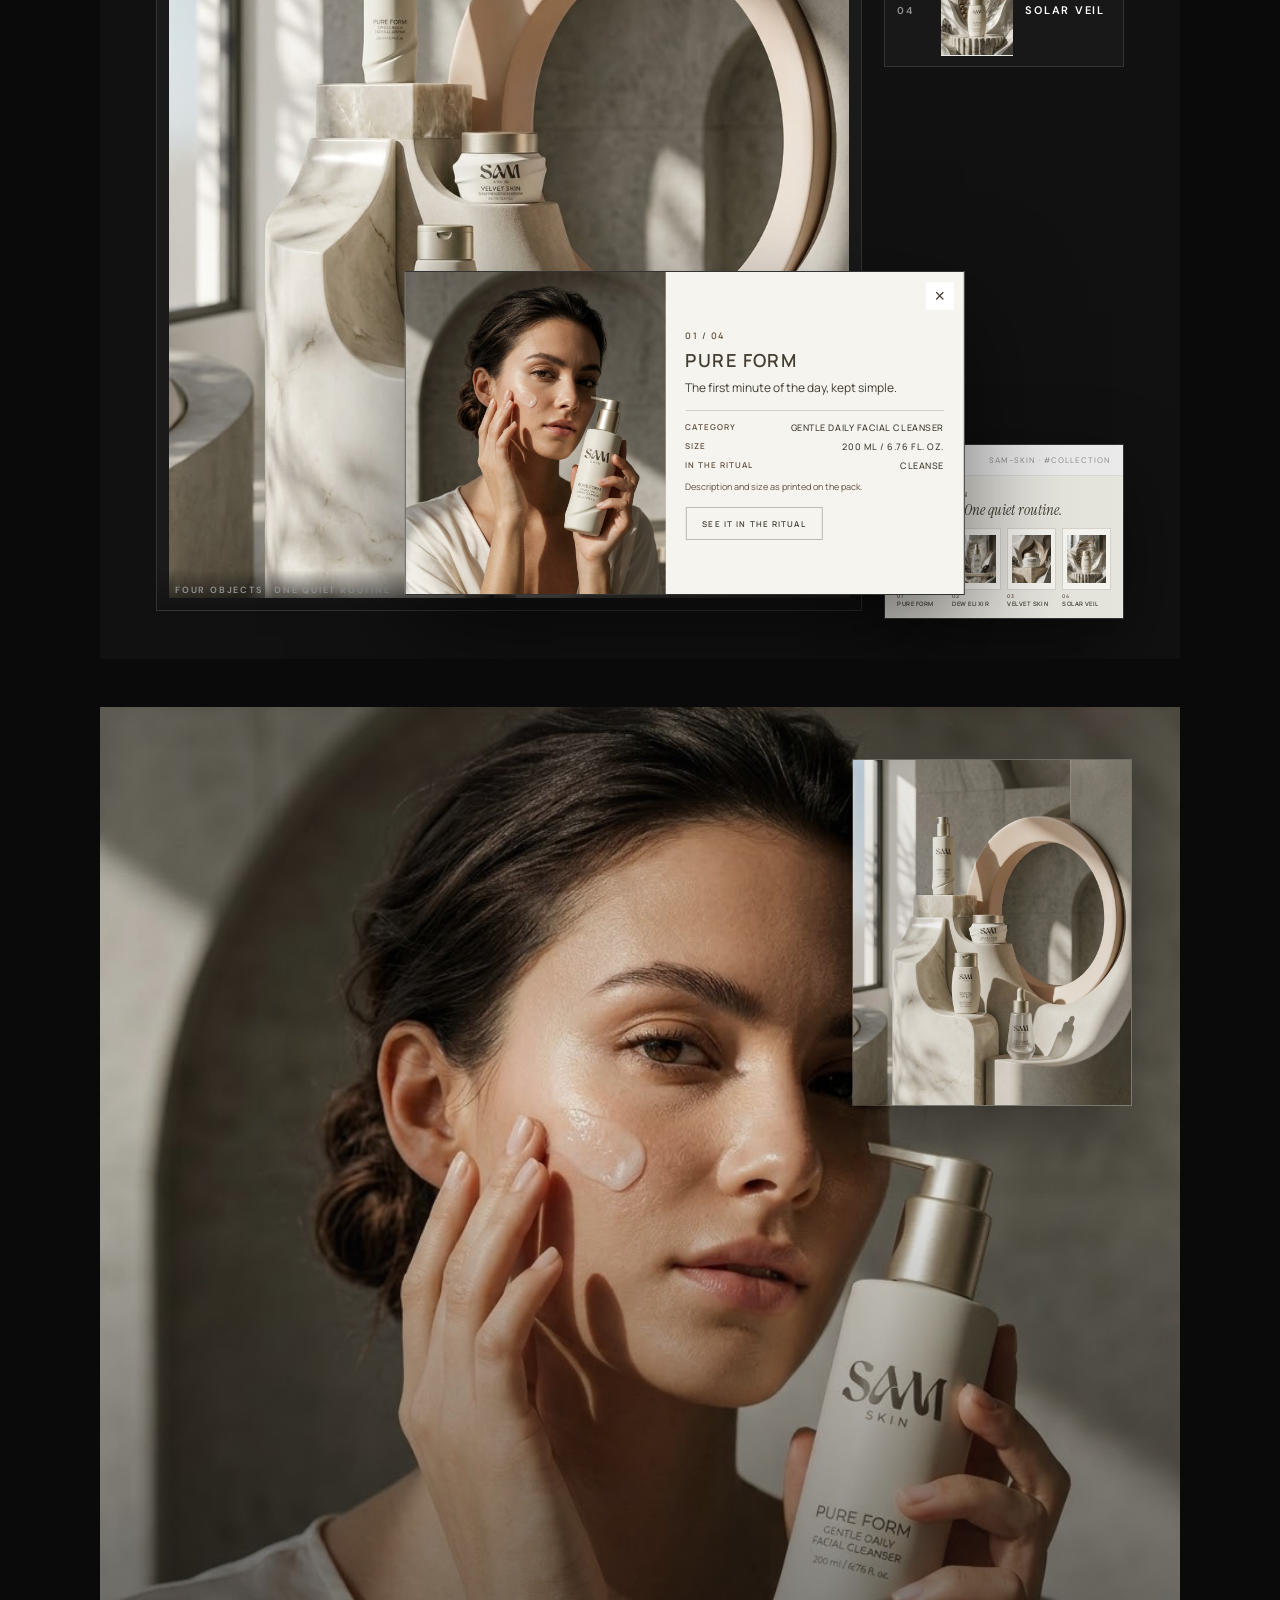
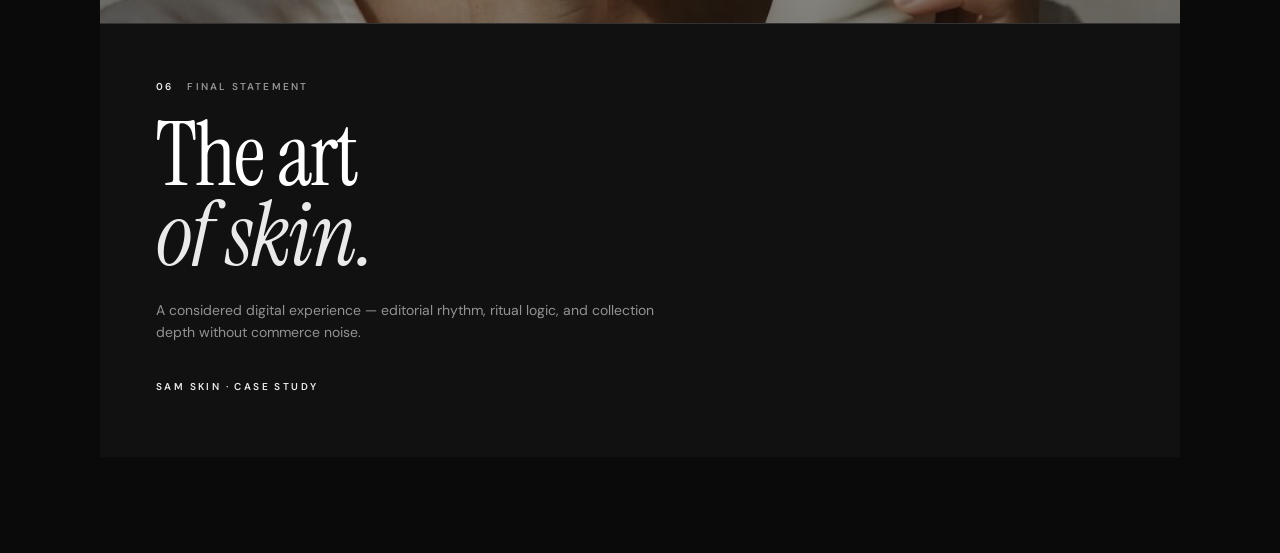
<file: art-direction/slides-05-06.html>
<!DOCTYPE html>
<html lang="en">
<head>
  <meta charset="utf-8">
  <title>Export slides 05 & 06</title>
  <meta http-equiv="refresh" content="0;url=carousel.html#slide-05">
</head>
<body>
  <p><a href="carousel.html#slide-05">Open carousel at slide 05</a></p>
</body>
</html>
</file>
<file: css/price.css>
/* SAM SKIN — shared price presentation (collection + products + ritual) */

.price-ribbon {
  position: absolute;
  left: 0;
  right: 0;
  bottom: 0;
  z-index: 3;
  display: flex;
  align-items: baseline;
  justify-content: space-between;
  gap: .5rem;
  padding: .5rem .65rem;
  background: linear-gradient(180deg, rgba(245, 244, 239, 0) 0%, rgba(245, 244, 239, .88) 28%, rgba(245, 244, 239, .96) 100%);
  border-top: 1px solid rgba(96, 79, 62, .14);
  pointer-events: none;
}
.price-ribbon__amt {
  font-family: var(--headline-monument);
  font-size: clamp(1.05rem, 1.5vw, 1.35rem);
  line-height: 1;
  letter-spacing: var(--track-monument);
  color: var(--graphite);
}
.price-ribbon__note {
  font-family: var(--sans);
  font-size: .5rem;
  font-weight: 600;
  letter-spacing: var(--track-ui);
  text-transform: uppercase;
  color: var(--taupe);
}

.prod__head {
  display: flex;
  align-items: baseline;
  justify-content: space-between;
  gap: .65rem;
}
.prod__head .prod__name { flex: 1; min-width: 0; }
.prod__price {
  display: flex;
  flex-direction: column;
  align-items: flex-end;
  gap: .15rem;
  margin: 0;
  flex-shrink: 0;
  text-align: right;
}
.prod__price-amt,
.pg-tile__price .pg-tile__price-amt {
  font-family: var(--headline-editorial);
  font-size: clamp(1.05rem, 1.35vw, 1.28rem);
  font-weight: 500;
  letter-spacing: .045em;
  line-height: 1;
  color: var(--graphite);
  font-variation-settings: 'opsz' 24;
}
.prod__price-note,
.pg-tile__price-note {
  font-size: .52rem;
  font-weight: 600;
  letter-spacing: var(--track-ui);
  text-transform: uppercase;
  color: var(--bronze);
}

.pg-tile__head {
  display: flex;
  align-items: baseline;
  justify-content: space-between;
  gap: .5rem;
  padding: .5rem .7rem 0;
}
.pg-tile__head .pg-tile__name { margin: 0; flex: 1; }
.pg-tile__price {
  display: flex;
  flex-direction: column;
  align-items: flex-end;
  gap: .1rem;
  margin: 0;
  flex-shrink: 0;
}
.pg-tile__foot { border-top: 0; padding-top: .35rem; }

.rp__price {
  font-family: var(--headline-editorial);
  font-size: clamp(.95rem, 1.6vw, 1.15rem);
  font-weight: 500;
  letter-spacing: .04em;
  color: var(--bronze);
  white-space: nowrap;
}
.rp:not(.on) .rp__price { opacity: .88; }

.dlg__price {
  font-family: var(--headline-monument);
  font-size: clamp(1.35rem, 2.5vw, 1.85rem);
  letter-spacing: var(--track-monument);
  line-height: 1;
  color: var(--graphite);
}

@media (max-width: 520px) {
  .prod__head,
  .pg-tile__head {
    flex-wrap: wrap;
    align-items: flex-end;
  }
  .rp__row {
    flex-wrap: wrap;
    row-gap: .15rem;
  }
}
</file>
<file: css/sam-cookies.css>
/* SAM SKIN — cookie consent (homepage) */

.ck {
  position: fixed;
  inset: auto 0 0 0;
  z-index: 46;
  display: grid;
  justify-items: center;
  padding:
    0
    max(var(--gutter), env(safe-area-inset-right, 0px))
    max(.65rem, env(safe-area-inset-bottom, 0px))
    max(var(--gutter), env(safe-area-inset-left, 0px));
  pointer-events: none;
}

.ck.is-visible {
  pointer-events: auto;
}

.ck[hidden] {
  display: none !important;
}

.ck__card {
  position: relative;
  width: min(100%, 26.5rem);
  padding: clamp(1.15rem, 3.2vw, 1.45rem) clamp(1.2rem, 3.5vw, 1.55rem) clamp(1.05rem, 3vw, 1.35rem);
  background:
    radial-gradient(120% 80% at 12% 0%, rgba(229, 228, 221, 0.92) 0%, transparent 55%),
  linear-gradient(165deg, var(--white) 0%, color-mix(in srgb, var(--porcelain) 72%, var(--white)) 100%);
  color: var(--graphite);
  border: 1px solid var(--hair);
  border-radius: var(--frame-radius) var(--frame-radius) clamp(.85rem, 2.5vw, 1.15rem) clamp(.85rem, 2.5vw, 1.15rem);
  box-shadow:
    0 -18px 56px rgba(48, 44, 37, 0.1),
    0 22px 48px rgba(48, 44, 37, 0.08),
    inset 0 1px 0 rgba(245, 244, 239, 0.85);
  transform: translate3d(0, 110%, 0);
  opacity: 0;
  transition:
    transform 0.72s var(--ease),
    opacity 0.55s var(--ease);
  overflow: clip;
}

.ck.is-visible .ck__card {
  transform: translate3d(0, 0, 0);
  opacity: 1;
}

.ck__card::before {
  content: "";
  position: absolute;
  left: clamp(1rem, 4vw, 1.35rem);
  right: clamp(1rem, 4vw, 1.35rem);
  top: 0;
  height: 1px;
  background: linear-gradient(90deg, transparent, rgba(96, 79, 62, 0.45) 18%, rgba(96, 79, 62, 0.12) 72%, transparent);
  pointer-events: none;
}

.ck__card::after {
  content: "";
  position: absolute;
  right: 1.05rem;
  top: .65rem;
  width: 5px;
  height: 5px;
  border-radius: 50%;
  background: var(--bronze);
  opacity: 0.55;
  box-shadow: 0 0 0 6px rgba(96, 79, 62, 0.08);
}

.ck__mast {
  display: grid;
  gap: 0.35rem;
  padding-right: 1.25rem;
  margin-bottom: 0.65rem;
}

.ck__eyebrow {
  margin: 0;
  font-family: var(--sans);
  font-size: 0.62rem;
  font-weight: 600;
  letter-spacing: var(--track-skin);
  text-transform: uppercase;
  color: var(--bronze);
}

.ck__title {
  font-family: var(--headline-editorial);
  font-size: clamp(1.35rem, 4.2vw, 1.65rem);
  line-height: 1.08;
  letter-spacing: var(--track-editorial);
  font-weight: 400;
  margin: 0;
}

.ck__title em {
  font-style: italic;
  color: var(--bronze);
}

.ck__desc {
  margin: 0;
  font-size: clamp(0.82rem, 2.1vw, 0.9rem);
  line-height: 1.55;
  color: color-mix(in srgb, var(--graphite) 88%, var(--taupe));
  max-width: 36ch;
}

.ck__actions {
  display: grid;
  gap: 0.55rem;
  margin-top: 1rem;
}

.ck__actions .btn {
  min-height: 2.85rem;
  width: 100%;
  justify-content: center;
}

.ck__prefs-open {
  justify-self: center;
  margin-top: 0.15rem;
  font-size: 0.64rem;
}

.ck__prefs {
  margin-top: 0.85rem;
  padding-top: 0.85rem;
  border-top: 1px solid var(--hair);
  display: grid;
  gap: 0.65rem;
}

.ck__prefs[hidden] {
  display: none;
}

.ck__row {
  display: grid;
  grid-template-columns: minmax(0, 1fr) auto;
  gap: 0.75rem 1rem;
  align-items: start;
}

.ck__row-label {
  font-family: var(--sans);
  font-size: 0.68rem;
  font-weight: 600;
  letter-spacing: var(--track-pack);
  text-transform: uppercase;
  margin: 0;
  line-height: var(--lh-pack);
}

.ck__row-note {
  grid-column: 1;
  margin: 0.2rem 0 0;
  font-size: 0.74rem;
  line-height: 1.45;
  color: var(--taupe);
}

.ck__toggle-wrap {
  grid-column: 2;
  grid-row: 1 / span 2;
  align-self: center;
}

.ck__toggle {
  position: relative;
  width: 2.65rem;
  height: 1.55rem;
  border-radius: 999px;
  border: 1px solid var(--hair);
  background: var(--porcelain);
  cursor: pointer;
  transition: background 0.45s var(--ease), border-color 0.45s var(--ease);
  flex-shrink: 0;
}

.ck__toggle::after {
  content: "";
  position: absolute;
  top: 50%;
  left: 0.18rem;
  width: 1.05rem;
  height: 1.05rem;
  border-radius: 50%;
  background: var(--white);
  border: 1px solid rgba(96, 79, 62, 0.18);
  transform: translateY(-50%);
  transition: transform 0.5s var(--ease), background 0.45s var(--ease);
  box-shadow: 0 2px 8px rgba(48, 44, 37, 0.12);
}

.ck__toggle[aria-checked="true"] {
  background: var(--graphite);
  border-color: var(--graphite);
}

.ck__toggle[aria-checked="true"]::after {
  transform: translate(1.08rem, -50%);
  background: var(--ivory);
  border-color: transparent;
}

.ck__toggle:disabled {
  opacity: 0.65;
  cursor: not-allowed;
}

.ck__toggle:focus-visible {
  outline: 2px solid var(--bronze);
  outline-offset: 3px;
}

.ck__prefs-foot {
  display: flex;
  flex-wrap: wrap;
  gap: 0.65rem 1rem;
  align-items: center;
  justify-content: space-between;
  margin-top: 0.35rem;
}

.ck__save {
  min-height: 2.65rem;
  flex: 1 1 auto;
}

.ck__policy {
  font-size: 0.62rem;
  letter-spacing: var(--track-ui);
  text-transform: uppercase;
  color: var(--taupe);
}

@media (min-width: 821px) {
  .ck {
    inset: auto auto max(1.15rem, env(safe-area-inset-bottom, 0px)) max(var(--gutter), env(safe-area-inset-left, 0px));
    justify-items: start;
    padding: 0;
    max-width: calc(100vw - 2rem);
  }

  .ck__card {
    width: min(24.5rem, calc(100vw - 2 * var(--gutter)));
  }

  .ck__actions {
    grid-template-columns: 1fr 1fr;
    align-items: stretch;
  }

  .ck__actions .ck__accept {
    grid-column: 1 / -1;
  }

  .ck__prefs-open {
    grid-column: 1 / -1;
  }
}

.ftr__cookie {
  font-family: var(--sans);
  font-size: 0.7rem;
  font-weight: 600;
  letter-spacing: var(--track-ui);
  text-transform: uppercase;
  text-decoration: none;
  border: 0;
  border-bottom: 1px solid currentColor;
  padding: 0 0 0.3rem;
  background: none;
  color: var(--stone);
  cursor: pointer;
  transition: color 0.45s var(--ease);
}

.ftr__cookie:hover {
  color: var(--ivory);
}

@media (prefers-reduced-motion: reduce) {
  .ck__card {
    transition-duration: 0.01ms;
    transform: none;
  }

  .ck:not(.is-visible) .ck__card {
    opacity: 0;
  }

  .ck.is-visible .ck__card {
    opacity: 1;
  }
}
</file>
<file: css/sam-chrome.css>
/* Shared SAM SKIN chrome — extracted from homepage design system (header, bag, dialogs, type). */
@import url("sam-chrome-vestibule.css");

@font-face{font-family:'Manrope';font-style:normal;font-weight:300 600;font-display:swap;src:url(../fonts/manrope-latin-wght-normal.woff2) format('woff2')}

:root{
  --porcelain:#E5E4DD;--ivory:#D0CCC2;--stone:#A79E90;--taupe:#888378;
  --bronze:#604F3E;--graphite:#443E32;--white:#F5F4EF;--shadow:#302C25;
  --surface:var(--white);--surface-well:var(--porcelain);
  --headline-monument:'Gloock',Georgia,'Times New Roman',serif;
  --headline-editorial:'Newsreader',Georgia,'Times New Roman',serif;
  --sans:'Manrope',system-ui,-apple-system,'Segoe UI',sans-serif;
  --track-skin:.22em;--track-pack:.13em;--track-ui:.16em;--track-micro:.14em;
  --track-monument:.018em;--track-editorial:-.02em;
  --lh-body:1.62;--lh-monument:.9;--lh-editorial:.96;--lh-pack:1.15;
  --gutter:clamp(16px,4vw,64px);--space:clamp(5rem,11vw,10.5rem);
  --ease:cubic-bezier(.22,1,.36,1);
  --hair:rgba(96,79,62,.22);--hair-dark:rgba(245,244,239,.2);
  --hdr-h:clamp(4.25rem,10vw,4.85rem);
  --menu-latch-gap:.55rem;--menu-latch-w:3.05rem;
  --ratio-product:4/5;--frame-radius:clamp(1.35rem,3.2vw,2.75rem);
  --frame-pad:clamp(.12rem,.35vw,.28rem);
  color-scheme:light;
}
*,*::before,*::after{box-sizing:border-box}
html{scroll-behavior:smooth;-webkit-text-size-adjust:100%;background:var(--surface);overflow-x:clip}
body{margin:0;background:var(--surface);color:var(--graphite);font-family:var(--sans);font-size:1rem;line-height:var(--lh-body);-webkit-font-smoothing:antialiased;overflow-x:hidden}
#site{min-height:100%}
img{display:block;max-width:100%;height:auto}
.img--product{display:block;width:100%;height:100%;max-width:100%;max-height:100%;object-fit:contain;object-position:center}
.img--campaign{width:100%;height:100%;object-fit:cover;object-position:var(--campaign-pos,center 40%);display:block}
.media-product{position:relative;overflow:hidden;background:var(--surface-well)}
.media-product__in{position:absolute;inset:0;display:flex;align-items:center;justify-content:center;padding:var(--frame-pad)}
a{color:inherit}button{font:inherit;color:inherit;background:none;border:0;padding:0;cursor:pointer}
:focus-visible{outline:2px solid var(--bronze);outline-offset:4px}
[data-tone="dark"] :focus-visible{outline-color:var(--white)}
.sr,.visually-hidden{position:absolute;width:1px;height:1px;overflow:hidden;clip:rect(0,0,0,0);white-space:nowrap;border:0;margin:-1px;padding:0}
.skip{position:absolute;left:var(--gutter);top:-4rem;background:var(--graphite);color:var(--white);padding:.6rem 1rem;z-index:100;text-decoration:none}
.skip:focus{top:.75rem}
.wrap{width:100%;max-width:1520px;margin-inline:auto;padding-left:max(var(--gutter),env(safe-area-inset-left,0px));padding-right:max(var(--gutter),env(safe-area-inset-right,0px))}
section{position:relative}
[data-tone="dark"]{background:var(--shadow);color:var(--white)}
.eyebrow{font-family:var(--sans);font-size:.7rem;font-weight:600;letter-spacing:var(--track-ui);text-transform:uppercase;color:var(--bronze);margin:0}
[data-tone="dark"] .eyebrow{color:var(--stone)}
h1,h2,h3{font-family:var(--headline-editorial);font-weight:400;margin:0;text-wrap:balance;letter-spacing:var(--track-editorial);line-height:var(--lh-editorial)}
.h2{font-size:clamp(2.35rem,5.2vw,5.15rem)}
.lead{font-family:var(--sans);font-size:clamp(1rem,1.2vw,1.15rem);line-height:var(--lh-body);max-width:34rem;color:var(--graphite)}
p{margin:0;font-family:var(--sans)}
.btn{display:inline-flex;align-items:center;gap:.75rem;min-height:3.25rem;padding:0 1.6rem;font-family:var(--sans);font-size:.72rem;font-weight:600;letter-spacing:var(--track-ui);text-transform:uppercase;text-decoration:none;border:1px solid var(--graphite);transition:background .5s var(--ease),color .5s var(--ease),border-color .5s var(--ease)}
.btn--solid{background:var(--graphite);color:var(--white)}
.btn--solid:hover{background:var(--shadow);border-color:var(--shadow)}
.btn--ghost{border-color:var(--hair)}
.btn--ghost:hover{border-color:var(--graphite)}
.btn--light{background:var(--white);color:var(--shadow);border-color:var(--white)}
.btn svg{width:1rem;height:1rem;transition:transform .5s var(--ease)}
.btn:hover svg{transform:translateX(4px)}
.link{font-family:var(--sans);font-size:.72rem;font-weight:600;letter-spacing:var(--track-ui);text-transform:uppercase;text-decoration:none;border-bottom:1px solid currentColor;padding-bottom:.3rem;display:inline-block}

/* header */
.hdr{position:fixed;left:0;right:0;top:0;z-index:40;color:var(--graphite);padding-top:env(safe-area-inset-top,0px);isolation:isolate}
.hdr__bar{position:relative;background:transparent;border-bottom:1px solid transparent;transition:background .55s var(--ease),border-color .55s var(--ease),color .45s var(--ease)}
.hdr.is-solid .hdr__bar{background:var(--white);border-bottom-color:var(--hair)}
.hdr.on-dark{color:var(--white)}
.hdr.on-dark.is-solid .hdr__bar{background:var(--shadow);border-bottom-color:var(--hair-dark)}
.hdr.on-dark .hdr__logo .l-dark{display:none}
.hdr.on-dark .hdr__logo .l-light{display:block}
.hdr__grid{display:grid;grid-template-columns:minmax(0,1fr) auto minmax(0,1fr);align-items:center;column-gap:clamp(1rem,3vw,2.5rem);min-height:var(--hdr-h)}
.hdr__nav{display:flex;align-items:center;gap:clamp(1.15rem,2.2vw,2.35rem)}
.hdr__nav a{font-family:var(--sans);font-size:.65rem;font-weight:600;letter-spacing:var(--track-skin);text-transform:uppercase;text-decoration:none;position:relative;padding:.75rem 0;line-height:1;opacity:.58;transition:opacity .45s var(--ease)}
.hdr__nav a::after{content:"";position:absolute;left:0;right:0;bottom:.55rem;height:1px;background:currentColor;transform:scaleX(0);transition:transform .55s var(--ease)}
.hdr__nav a:hover,.hdr__nav a.is-current{opacity:1}
.hdr__nav a:hover::after,.hdr__nav a.is-current::after{transform:scaleX(1)}
.hdr__nav a.is-current::after{background:var(--bronze)}
.hdr__logo{display:block;line-height:0;justify-self:center}
.hdr__logo img{height:clamp(2.35rem,5vw,2.75rem);width:auto}
.hdr__logo .l-light{display:none}
.hdr__tools{grid-column:3;justify-self:end;display:flex;align-items:center;gap:clamp(1rem,2.2vw,2.35rem)}
.hdr__index{display:none}
.hdr__bag{display:inline-flex;align-items:center;gap:.5rem;min-width:2.75rem;min-height:2.75rem;font-size:.62rem;font-weight:600;letter-spacing:var(--track-ui);text-transform:uppercase}
.hdr__bag-glyph{position:relative;display:grid;place-items:center;width:1.45rem;height:1.45rem}
.hdr__bag-icon svg{display:block;width:1.3rem;height:1.3rem;stroke:currentColor;fill:none;stroke-width:1.35}
.hdr__bag-count{position:absolute;top:-.2rem;right:-.45rem;min-width:1.05rem;height:1.05rem;border-radius:999px;background:var(--bronze);color:var(--white);font-size:.52rem;line-height:1.05rem;text-align:center}
.hdr__bag-count:empty,.hdr__bag-count[data-empty="true"]{display:none}

/* vestibule — see index.html for full rules; core layout */
.vestibule{position:fixed;inset:0;z-index:45;visibility:hidden;pointer-events:none}
.vestibule.is-open{visibility:visible;pointer-events:auto}
.vestibule__scrim{position:absolute;inset:0;border:0;background:rgba(48,44,37,.42);opacity:0;cursor:pointer}
.vestibule__slab{position:absolute;top:0;right:0;bottom:0;width:100%;background:var(--surface);transform:translate3d(100%,0,0);box-shadow:-20px 0 56px rgba(48,44,37,.09);border-left:1px solid var(--hair)}
.vestibule__hall{display:flex;flex-direction:column;min-height:100%;background:var(--surface);--vest-pad:max(var(--gutter),env(safe-area-inset-left,0px));--vest-pad-r:max(var(--gutter),env(safe-area-inset-right,0px));--vest-num:clamp(3.85rem,20vw,5.35rem);--vest-gap:clamp(.5rem,2.2vw,.85rem)}
.vestibule__nav a{display:grid;grid-template-columns:var(--vest-num) minmax(0,1fr);gap:var(--vest-gap);text-decoration:none;padding:clamp(.72rem,2.6vh,.95rem) 0}
.vestibule__word{font-family:var(--headline-monument);font-size:clamp(1.75rem,6.8vw,2.85rem);line-height:.9}
.vestibule__threshold{margin-top:auto;padding:clamp(1.25rem,3.6vw,1.85rem) var(--vest-pad);background:var(--shadow);color:var(--stone);border-radius:clamp(2.75rem,14vw,4.25rem) clamp(2.75rem,14vw,4.25rem) 0 0}
.vestibule[hidden]{display:none!important}
body.is-menu-open{overflow:hidden}

/* bag + toast */
.bag{position:fixed;inset:0;z-index:55;visibility:hidden;pointer-events:none}
.bag.is-open,.bag.is-closing{visibility:visible;pointer-events:auto}
.bag__scrim{position:absolute;inset:0;border:0;background:rgba(48,44,37,.48);opacity:0;cursor:pointer}
.bag.is-open .bag__scrim{opacity:1}
.bag__panel{position:absolute;top:0;right:0;bottom:0;width:min(100%,26.5rem);background:var(--white);display:grid;grid-template-rows:auto 1fr auto;transform:translate3d(102%,0,0);transition:transform .48s var(--ease);padding-top:env(safe-area-inset-top,0px)}
.bag.is-open .bag__panel{transform:none}
.bag-toast{position:fixed;left:50%;bottom:calc(1.15rem + env(safe-area-inset-bottom,0px));transform:translateX(-50%) translateY(120%);z-index:60;display:flex;align-items:center;gap:.65rem;padding:.72rem 1rem;background:var(--shadow);color:var(--white);border-radius:999px;font-size:.64rem;font-weight:600;letter-spacing:var(--track-ui);text-transform:uppercase;white-space:nowrap;opacity:0;pointer-events:none;transition:transform .55s var(--ease),opacity .45s var(--ease)}
.bag-toast.is-on{transform:translateX(-50%) translateY(0);opacity:1;pointer-events:auto}
.bag-toast button{background:none;border:0;color:var(--stone);text-decoration:underline}
.bag-flight{position:fixed;z-index:80;pointer-events:none;border-radius:.85rem;overflow:hidden;border:1px solid var(--hair);background:var(--surface-well)}
.bag-flight img{width:100%;height:100%;object-fit:cover}
.bag__head{display:flex;justify-content:space-between;align-items:center;padding:1.1rem 1.5rem;border-bottom:1px solid var(--hair)}
.bag__head h2{font-size:.72rem;font-weight:600;letter-spacing:var(--track-skin);text-transform:uppercase;margin:0}
.bag__close{font-size:.62rem;text-transform:uppercase;letter-spacing:var(--track-ui)}
.bag__body{padding:1rem 1.5rem;overflow:auto}
.bag__empty{padding:2.5rem 0;text-align:center;color:var(--taupe);font-size:.9rem}
.bag__line{display:grid;grid-template-columns:5rem 1fr;gap:1rem;padding:1rem 0;border-bottom:1px solid var(--hair)}
.bag__thumb{aspect-ratio:var(--ratio-product);background:var(--surface);overflow:hidden;border-radius:.25rem;margin:0}
.bag__thumb img{width:100%;height:100%;object-fit:contain;padding:.3rem}
.bag__line h3{font-size:.72rem;text-transform:uppercase;letter-spacing:var(--track-pack);margin:0}
.bag__foot{padding:1rem 1.5rem;border-top:1px solid var(--hair);background:var(--surface-well);display:grid;gap:.85rem}
.bag__checkout{width:100%;justify-content:center}
.bag__checkout:disabled{opacity:.45;cursor:not-allowed}
body.is-bag-open{overflow:hidden}

/* dialogs + footer */
dialog{border:0;padding:0;background:var(--white);color:var(--graphite);max-width:min(64rem,calc(100vw - 2rem));width:100%;max-height:calc(100svh - 2rem);position:relative;margin:auto}
dialog::backdrop{background:rgba(48,44,37,.72)}
.dlg{display:grid;grid-template-columns:minmax(0,5fr) minmax(0,6fr);max-height:calc(100svh - 2rem)}
.dlg__img{background:var(--surface);position:relative;aspect-ratio:var(--ratio-product);overflow:hidden}
.dlg__img img{width:100%;height:100%;object-fit:contain;padding:.4rem}
.dlg__body{padding:clamp(1.5rem,4vw,3.5rem);display:flex;flex-direction:column;gap:1.2rem;overflow:auto}
.dlg__body h2{font-family:var(--sans);font-size:clamp(1.65rem,3.8vw,2.65rem);font-weight:600;text-transform:uppercase;letter-spacing:var(--track-pack)}
.dlg__close{position:absolute;top:.75rem;right:.75rem;z-index:2;width:2.75rem;height:2.75rem;border:1px solid var(--hair);border-radius:999px;background:var(--surface);font-size:1.35rem}
.dlg__facts{display:grid;gap:.7rem;border-top:1px solid var(--hair);padding-top:1.1rem}
.dlg__facts dt{font-size:.68rem;text-transform:uppercase;color:var(--bronze)}
.dlg__facts dd{margin:0;text-align:right;font-size:.88rem;text-transform:uppercase}
.dlg__price{font-size:1.15rem;font-weight:600}
.ftr{padding-block:clamp(2.5rem,4vw,3.5rem) calc(2rem + env(safe-area-inset-bottom,0px));border-top:1px solid var(--hair-dark);margin-top:clamp(3rem,6vw,5rem)}
.ftr__in{display:flex;flex-wrap:wrap;justify-content:space-between;align-items:center;gap:1.6rem 3rem}
.ftr img{height:2.8rem;width:auto}
.ftr nav{display:flex;flex-wrap:wrap;gap:.6rem 2.2rem}
.ftr nav a,.ftr nav span{font-size:.7rem;font-weight:600;letter-spacing:var(--track-ui);text-transform:uppercase;text-decoration:none}
.ftr nav span{color:var(--stone)}
.ftr small{display:block;width:100%;font-size:.72rem;color:var(--stone)}

@media (max-width:820px){
  .hdr__grid{display:flex;justify-content:center;position:relative;min-height:var(--hdr-h)}
  .hdr__nav--L,.hdr__tools .hdr__nav{display:none}
  .hdr__tools{display:contents}
  .hdr__index{display:inline-flex;position:absolute;right:0;top:50%;transform:translateY(-50%)}
  .hdr__bag{position:absolute;left:0;top:50%;transform:translateY(-50%)}
  .hdr__bag-label{display:none}
  .bag__panel{left:0;right:auto;transform:translate3d(-102%,0,0)}
  .bag.is-open .bag__panel{transform:none}
  .dlg{grid-template-columns:1fr}
}
@media (max-width:520px){.btn{width:100%;justify-content:space-between}}
</file>
<file: css/products.css>
/* SAM SKIN — Products page (extends homepage styles via sam-chrome.css) */

.pg-intro {
  padding-top: calc(var(--hdr-h) + clamp(2.5rem, 6vw, 4.5rem));
  padding-bottom: clamp(3rem, 8vw, 6rem);
  background: var(--surface);
  border-bottom: 1px solid var(--hair);
}
.pg-intro__grid {
  display: grid;
  grid-template-columns: minmax(0, 7fr) minmax(0, 5fr);
  gap: clamp(2rem, 5vw, 5rem);
  align-items: end;
}
.pg-intro__rule {
  width: 1px;
  height: clamp(4rem, 12vh, 7rem);
  background: var(--hair);
  margin-bottom: 1.25rem;
}
.pg-intro__title {
  font-family: var(--headline-monument);
  font-size: clamp(2.75rem, 7.2vw, 6.25rem);
  line-height: .9;
  letter-spacing: var(--track-monument);
  max-width: 12ch;
}
.pg-intro__title em { font-family: var(--headline-editorial); font-style: italic; color: var(--bronze); font-size: .92em; }
.pg-intro__body { margin-top: clamp(1.25rem, 3vw, 2rem); max-width: 28rem; }
.pg-intro__meta {
  display: flex;
  flex-wrap: wrap;
  gap: 1rem 2rem;
  margin-top: clamp(1.5rem, 3vw, 2.25rem);
  font-size: .68rem;
  font-weight: 600;
  letter-spacing: var(--track-ui);
  text-transform: uppercase;
  color: var(--taupe);
}
.pg-intro__figure {
  margin: 0;
  position: relative;
  aspect-ratio: 4/5;
  max-height: min(72vh, 36rem);
  border-radius: clamp(1.35rem, 3vw, 2.5rem) clamp(1.35rem, 3vw, 2.5rem) 0 0;
  overflow: hidden;
  border: 1px solid var(--hair);
  background: var(--surface-well);
}
.pg-intro__figure img { width: 100%; height: 100%; object-fit: cover; object-position: center 42%; }
.pg-intro__figure figcaption {
  position: absolute;
  left: 1rem;
  bottom: 1rem;
  font-size: .62rem;
  font-weight: 600;
  letter-spacing: var(--track-ui);
  text-transform: uppercase;
  color: var(--graphite);
  background: rgba(245, 244, 239, .88);
  padding: .35rem .55rem;
}

.pg-gallery { padding-block: clamp(2.5rem, 6vw, var(--space)); background: var(--surface); }
/* Product cards stay within 80% of the viewport — editorial margin, never edge-to-edge */
.pg-gallery > .wrap {
  width: 100%;
  max-width: min(1520px, 80vw);
  margin-inline: auto;
}
.pg-rail {
  position: sticky;
  top: calc(var(--hdr-h) + env(safe-area-inset-top, 0px));
  z-index: 12;
  margin-bottom: clamp(2rem, 4vw, 3rem);
  padding-block: .85rem;
  background: color-mix(in srgb, var(--surface) 94%, transparent);
  backdrop-filter: blur(6px);
  border-bottom: 1px solid var(--hair);
}
.pg-rail__in {
  display: flex;
  flex-wrap: wrap;
  align-items: baseline;
  justify-content: space-between;
  gap: 1rem 2rem;
}
.pg-filters { display: flex; flex-wrap: wrap; gap: .35rem 1.35rem; align-items: baseline; }
.pg-filters button {
  font-family: var(--sans);
  font-size: .65rem;
  font-weight: 600;
  letter-spacing: var(--track-skin);
  text-transform: uppercase;
  padding: .45rem 0;
  opacity: .5;
  border-bottom: 1px solid transparent;
  transition: opacity .4s var(--ease), border-color .4s var(--ease), color .4s var(--ease);
}
.pg-filters button:hover,
.pg-filters button:focus-visible { opacity: 1; }
.pg-filters button.is-on { opacity: 1; color: var(--bronze); border-bottom-color: var(--bronze); }
.pg-count {
  font-size: .64rem;
  font-weight: 600;
  letter-spacing: var(--track-ui);
  text-transform: uppercase;
  color: var(--taupe);
}

.pg-grid {
  position: relative;
  display: grid;
  grid-template-columns: repeat(12, minmax(0, 1fr));
  gap: clamp(1rem, 2vw, 1.65rem);
  align-items: start;
  justify-items: center;
  width: 100%;
}
.pg-tile {
  display: flex;
  flex-direction: column;
  min-width: 0;
  width: 100%;
  max-width: 80vw;
  transition: opacity .45s var(--ease), transform .45s var(--ease);
}
.pg-tile.is-hidden { display: none; }
.pg-tile--pure { grid-column: span 7; }
.pg-tile--dew { grid-column: span 5; }
.pg-tile--velvet { grid-column: span 5; }
.pg-tile--solar { grid-column: span 7; }
.pg-tile__inner {
  display: flex;
  flex-direction: column;
  width: 100%;
  background: var(--surface-well);
  border: 1px solid rgba(96, 79, 62, .12);
  border-radius: clamp(1rem, 1.8vw, 1.45rem);
  overflow: hidden;
  transition: border-color .55s var(--ease), box-shadow .55s var(--ease);
}
.pg-tile:hover .pg-tile__inner,
.pg-tile:focus-within .pg-tile__inner {
  border-color: rgba(96, 79, 62, .2);
  box-shadow: 0 18px 48px rgba(48, 44, 37, .06);
}
/* Card height follows pack shot (1024×1280 → 4:5); scene layers on top */
.pg-tile__visual {
  position: relative;
  display: block;
  width: 100%;
  margin: 0;
  padding: 0;
  overflow: hidden;
  border: 0;
  border-radius: 0;
  background: var(--ivory);
  cursor: pointer;
  line-height: 0;
}
.pg-tile--dew .pg-tile__visual { background: var(--porcelain); }
.pg-tile__pack {
  position: relative;
  z-index: 1;
  display: block;
  width: 100%;
  height: auto;
  aspect-ratio: 4/5;
  object-fit: cover;
  object-position: center;
  vertical-align: top;
  transition: opacity .7s var(--ease), transform 1.1s var(--ease);
}
.pg-tile__scene {
  position: absolute;
  inset: 0;
  z-index: 0;
  width: 100%;
  height: 100%;
  object-fit: cover;
  object-position: center;
  opacity: 0;
  --campaign-pos: center 38%;
  transition: opacity .7s var(--ease), transform 1.1s var(--ease);
}
@media (hover: hover) and (min-width: 821px) {
  .pg-tile:hover .pg-tile__pack,
  .pg-tile:focus-within .pg-tile__pack { opacity: 0; transform: scale(1.02); }
  .pg-tile:hover .pg-tile__scene,
  .pg-tile:focus-within .pg-tile__scene { opacity: 1; transform: scale(1.03); }
}
.pg-tile__no {
  position: absolute;
  top: .75rem;
  left: .75rem;
  z-index: 2;
  font-size: .62rem;
  font-weight: 600;
  letter-spacing: var(--track-micro);
  text-transform: uppercase;
  color: var(--bronze);
  background: none;
  padding: 0;
  text-shadow: 0 1px 12px rgba(245, 244, 239, .9);
}
.pg-tile__copy {
  padding: 0 .7rem;
  display: grid;
  gap: .2rem;
}
.pg-tile__copy .pg-tile__head { padding: .5rem 0 0; }
.pg-tile__name {
  font-family: var(--sans);
  font-size: clamp(.95rem, 1.15vw, 1.08rem);
  font-weight: 600;
  letter-spacing: var(--track-pack);
  text-transform: uppercase;
  line-height: var(--lh-pack);
}
.pg-tile__kind { margin: 0; font-size: .74rem; line-height: 1.35; color: var(--taupe); }
.pg-tile__foot {
  margin-top: 0;
  padding: .45rem .7rem .65rem;
  display: grid;
  gap: .4rem;
}
.pg-tile__actions { display: grid; grid-template-columns: 1fr auto; gap: .45rem; align-items: stretch; }
.pg-tile__actions .btn { min-height: 2.35rem; justify-content: center; font-size: .6rem; border-radius: 999px; padding-inline: .85rem; }
.pg-tile__details {
  min-width: 2.35rem;
  min-height: 2.35rem;
  border: 1px solid rgba(96, 79, 62, .16);
  border-radius: 999px;
  font-size: 1rem;
  line-height: 1;
  transition: border-color .45s var(--ease), background .45s var(--ease);
}
.pg-tile__details:hover,
.pg-tile__details:focus-visible { border-color: rgba(96, 79, 62, .32); background: rgba(229, 228, 221, .35); }

.pg-close {
  position: relative;
  padding-block: clamp(3.5rem, 9vw, 7rem) 0;
  border-radius: clamp(2.5rem, 8vw, 4.5rem) clamp(2.5rem, 8vw, 4.5rem) 0 0;
  margin-top: clamp(2rem, 5vw, 3rem);
  overflow: hidden;
}
.pg-close__grid {
  display: grid;
  grid-template-columns: minmax(0, 1fr) minmax(0, 1fr);
  gap: clamp(2rem, 5vw, 4rem);
  align-items: end;
  padding-bottom: clamp(2rem, 4vw, 3rem);
}
.pg-close__h {
  font-family: var(--headline-monument);
  font-size: clamp(2.4rem, 6vw, 4.5rem);
  line-height: .92;
  letter-spacing: var(--track-monument);
  max-width: 11ch;
}
.pg-close__h em { font-family: var(--headline-editorial); font-style: italic; color: var(--stone); }
.pg-close__links { display: flex; flex-wrap: wrap; gap: .85rem 1.5rem; margin-top: 1.75rem; }
[data-tone="dark"] .pg-close__links .link { color: var(--ivory); border-color: rgba(245, 244, 239, .45); }
.pg-close__fig { margin: 0; aspect-ratio: 4/5; max-width: 22rem; justify-self: end; border-radius: var(--frame-radius) var(--frame-radius) 0 0; overflow: hidden; border: 1px solid var(--hair-dark); }
.pg-close__fig img { width: 100%; height: 100%; object-fit: contain; background: var(--shadow); padding: .5rem; }

.pg-tile .prod__details,
.pg-tile .prod__add { /* alias hooks for commerce */ }

@media (max-width: 1100px) {
  .pg-tile--pure, .pg-tile--dew, .pg-tile--velvet, .pg-tile--solar { grid-column: span 6; }
  .pg-intro__grid { grid-template-columns: 1fr; }
  .pg-intro__figure { max-height: 28rem; max-width: 22rem; }
}
@media (max-width: 820px) {
  .pg-intro {
    padding-top: calc(var(--hdr-h) + clamp(1rem, 4vw, 1.5rem));
    padding-bottom: clamp(1.5rem, 5vw, 2.25rem);
  }
  .pg-intro__grid { gap: clamp(1.15rem, 4vw, 1.5rem); align-items: start; }
  .pg-intro__rule { height: clamp(2.25rem, 8vh, 3rem); margin-bottom: .6rem; }
  .pg-intro__body { margin-top: .85rem; }
  .pg-intro__meta { margin-top: .85rem; gap: .65rem 1.25rem; }
  .pg-intro__figure { max-height: min(42svh, 17.5rem); }
  .pg-gallery { padding-block: clamp(1.65rem, 5vw, 2.5rem); }
  .pg-rail { margin-bottom: 1.1rem; padding-block: .6rem; }
  .pg-gallery > .wrap {
    max-width: none;
    width: 100%;
    padding-left: 0;
    padding-right: 0;
  }
  .pg-swipe-hint {
    display: flex;
    align-items: center;
    gap: .65rem;
    margin: 0 0 .85rem;
    padding: 0 max(var(--gutter), env(safe-area-inset-left)) 0 max(var(--gutter), env(safe-area-inset-right));
    font-family: var(--sans);
    font-size: .58rem;
    font-weight: 600;
    letter-spacing: var(--track-ui);
    text-transform: uppercase;
    color: var(--taupe);
  }
  .pg-swipe-hint__line {
    flex: 1;
    height: 1px;
    max-width: 4.5rem;
    background: linear-gradient(90deg, var(--hair), transparent);
  }
  .pg-grid {
    display: flex;
    flex-wrap: nowrap;
    align-items: stretch;
    gap: clamp(.65rem, 3.5vw, .85rem);
    overflow-x: auto;
    overflow-y: hidden;
    scroll-snap-type: x mandatory;
    scroll-padding-inline: max(var(--gutter), env(safe-area-inset-left));
    padding: 0 max(var(--gutter), env(safe-area-inset-right)) clamp(1rem, 4vw, 1.35rem)
      max(var(--gutter), env(safe-area-inset-left));
    -webkit-overflow-scrolling: touch;
    overscroll-behavior-x: contain;
    scrollbar-width: none;
    justify-items: unset;
  }
  .pg-grid::-webkit-scrollbar { display: none; }
  .pg-tile--pure,
  .pg-tile--dew,
  .pg-tile--velvet,
  .pg-tile--solar {
    grid-column: auto;
    flex: 0 0 min(78vw, 21.5rem);
    width: min(78vw, 21.5rem);
    max-width: none;
    scroll-snap-align: start;
    scroll-snap-stop: always;
  }
  .pg-tile.is-hidden { display: none; }
  .pg-rail__in { flex-direction: column; align-items: stretch; }
  .pg-filters {
    display: flex;
    flex-wrap: nowrap;
    gap: .25rem .85rem;
    overflow-x: auto;
    scrollbar-width: none;
    padding-bottom: .15rem;
    -webkit-overflow-scrolling: touch;
  }
  .pg-filters::-webkit-scrollbar { display: none; }
  .pg-close__grid { grid-template-columns: 1fr; }
  .pg-close__fig { justify-self: start; max-width: 16rem; }
  .pg-tile__actions { grid-template-columns: 1fr auto; }
}
@media (min-width: 821px) {
  .pg-swipe-hint { display: none; }
}
@media (max-width: 520px) {
  .pg-intro__title { font-size: clamp(2.35rem, 12vw, 3.25rem); }
}
</file>
<file: art-direction/slides-locked.css>
/* Slides 01–04 — locked placeholders (replace content only via your approved slide files) */
.slide--locked {
  background: var(--ink);
  color: var(--paper);
  display: grid;
  place-items: center;
  text-align: center;
}
.locked-inner {
  padding: 80px;
  border: 1px solid var(--coal);
  max-width: 720px;
}
.locked-tag {
  font-size: 11px;
  font-weight: 600;
  letter-spacing: 0.22em;
  text-transform: uppercase;
  color: var(--mute);
  margin-bottom: 28px;
}
.slide--01 .locked-title {
  font-family: var(--serif);
  font-size: 72px;
  font-weight: 400;
  letter-spacing: 0.02em;
  line-height: 0.95;
}
.locked-sub {
  margin-top: 20px;
  font-size: 13px;
  letter-spacing: 0.18em;
  text-transform: uppercase;
  color: var(--mist);
}
.locked-note {
  margin-top: 48px;
  font-size: 12px;
  line-height: 1.65;
  color: var(--mute);
  max-width: 28rem;
  margin-inline: auto;
}
</file>
<file: art-direction/slides-05-06.css>
/* ─── Slide 05: The Collection ─── */
.slide--05 {
  background: var(--ink);
  color: var(--paper);
  padding: 52px 56px 48px;
  display: grid;
  grid-template-rows: auto 1fr;
  gap: 28px;
}
.s05-head { position: relative; z-index: 4; }
.s05-meta {
  display: flex;
  align-items: center;
  gap: 16px;
  margin-bottom: 18px;
}
.s05-num {
  font-size: 11px;
  font-weight: 600;
  letter-spacing: 0.2em;
  color: var(--mute);
}
.s05-rule {
  width: 48px;
  height: 1px;
  background: var(--coal);
}
.s05-eyebrow {
  font-size: 11px;
  font-weight: 600;
  letter-spacing: 0.24em;
  text-transform: uppercase;
  color: var(--mist);
}
.s05-title {
  font-family: var(--serif);
  font-size: 46px;
  line-height: 1.02;
  font-weight: 400;
  max-width: 14ch;
}
.s05-title em { font-style: italic; color: var(--mist); }
.s05-dek {
  margin-top: 14px;
  font-size: 10px;
  letter-spacing: 0.14em;
  text-transform: uppercase;
  color: var(--mute);
}
.s05-dek code {
  font-family: ui-monospace, monospace;
  font-size: 9px;
  color: var(--mist);
  background: var(--coal);
  padding: 2px 6px;
  border-radius: 2px;
}

.s05-stage {
  position: relative;
  min-height: 0;
  height: 100%;
  display: grid;
  grid-template-columns: 1.12fr 0.38fr;
  grid-template-rows: 1fr auto;
  gap: 18px 22px;
}

.s05-monument {
  grid-row: 1 / 3;
  position: relative;
  margin: 0;
  border: 1px solid var(--coal);
  background: #1a1a1a;
  overflow: hidden;
  min-height: 520px;
}
.s05-monument img {
  width: 100%;
  height: 100%;
  object-fit: contain;
  object-position: center bottom;
  display: block;
  padding: 12px;
}
.s05-monument-cap {
  position: absolute;
  left: 0;
  right: 0;
  bottom: 0;
  padding: 14px 18px;
  font-size: 9px;
  font-weight: 600;
  letter-spacing: 0.2em;
  text-transform: uppercase;
  color: var(--mute);
  background: linear-gradient(180deg, transparent, rgba(17, 17, 17, 0.92));
}

.s05-index {
  list-style: none;
  display: flex;
  flex-direction: column;
  gap: 10px;
  margin: 0;
  padding: 0;
}
.s05-index li {
  display: grid;
  grid-template-columns: 32px 72px 1fr;
  align-items: center;
  gap: 12px;
  padding: 10px 12px;
  border: 1px solid var(--coal);
  background: rgba(255, 255, 255, 0.03);
}
.s05-index-no {
  font-size: 10px;
  font-weight: 600;
  letter-spacing: 0.12em;
  color: var(--mute);
}
.s05-index img {
  width: 72px;
  height: 90px;
  object-fit: contain;
  display: block;
  background: #eaeaea;
}
.s05-index-name {
  font-size: 11px;
  font-weight: 600;
  letter-spacing: 0.16em;
  text-transform: uppercase;
  line-height: 1.25;
}

.s05-browser {
  grid-column: 2;
  align-self: end;
  border: 1px solid var(--coal);
  background: var(--paper);
  box-shadow: 0 28px 80px rgba(0, 0, 0, 0.45);
  transform: translateY(8px);
}
.s05-browser-chrome {
  display: flex;
  align-items: center;
  gap: 6px;
  padding: 10px 12px;
  background: var(--mist);
  border-bottom: 1px solid #d8d8d8;
}
.s05-browser-chrome span:nth-child(-n + 3) {
  width: 7px;
  height: 7px;
  border-radius: 50%;
  background: var(--coal);
  opacity: 0.35;
}
.s05-browser-url {
  margin-left: auto;
  font-size: 8px;
  letter-spacing: 0.12em;
  text-transform: uppercase;
  color: var(--mute);
}
.s05-browser-viewport {
  height: auto;
  max-height: 220px;
  overflow: hidden;
  background: #e5e4dd;
  padding: 14px 12px 10px;
}
.s05-ui-col { color: #443e32; font-family: Manrope, var(--sans), sans-serif; }
.s05-ui-eyebrow {
  font-size: 7px;
  font-weight: 600;
  letter-spacing: 0.14em;
  text-transform: uppercase;
  color: #604f3e;
  margin-bottom: 4px;
}
.s05-ui-title {
  font-family: var(--serif);
  font-size: 15px;
  line-height: 1.05;
  margin-bottom: 10px;
}
.s05-ui-title em { font-style: italic; }
.s05-ui-grid {
  display: grid;
  grid-template-columns: repeat(4, 1fr);
  gap: 6px;
}
.s05-ui-grid figure { margin: 0; }
.s05-ui-grid img {
  width: 100%;
  aspect-ratio: 4/5;
  object-fit: contain;
  background: #f5f4ef;
  border: 1px solid rgba(96, 79, 62, 0.2);
  display: block;
  padding: 4px;
}
.s05-ui-grid figcaption {
  margin-top: 4px;
  font-size: 6px;
  font-weight: 600;
  letter-spacing: 0.08em;
  text-transform: uppercase;
  line-height: 1.2;
}
.s05-ui-grid figcaption span {
  display: block;
  color: #604f3e;
  font-size: 5px;
  margin-bottom: 1px;
}

.s05-dialog {
  position: absolute;
  left: 50%;
  bottom: 16px;
  width: min(92%, 560px);
  transform: translateX(-42%);
  background: #f5f4ef;
  color: #443e32;
  border: 1px solid var(--coal);
  box-shadow: 0 40px 100px rgba(0, 0, 0, 0.55);
  z-index: 5;
}
.s05-dialog-x {
  position: absolute;
  top: 10px;
  right: 10px;
  width: 28px;
  height: 28px;
  border: 0;
  background: #fff;
  font-size: 18px;
  line-height: 1;
  color: #443e32;
  z-index: 2;
}
.s05-dialog-grid {
  display: grid;
  grid-template-columns: 1fr 1.15fr;
  min-height: 220px;
}
.s05-dialog-media {
  margin: 0;
  background: #d0ccc2;
  overflow: hidden;
}
.s05-dialog-media img {
  width: 100%;
  height: 100%;
  object-fit: cover;
  object-position: center 30%;
  display: block;
  min-height: 220px;
}
.s05-dialog-copy {
  padding: 22px 20px 18px;
  display: flex;
  flex-direction: column;
  gap: 8px;
  justify-content: center;
  font-family: "Manrope", var(--sans), sans-serif;
}
.s05-dialog-eyebrow {
  font-size: 9px;
  font-weight: 600;
  letter-spacing: 0.16em;
  text-transform: uppercase;
  color: #604f3e;
}
.s05-dialog-name {
  font-size: 18px;
  font-weight: 600;
  letter-spacing: 0.08em;
  text-transform: uppercase;
  line-height: 1.15;
}
.s05-dialog-line {
  font-size: 12px;
  line-height: 1.45;
  color: #443e32;
  max-width: 16rem;
}
.s05-dialog-facts {
  margin: 6px 0 0;
  padding-top: 10px;
  border-top: 1px solid rgba(96, 79, 62, 0.22);
  display: grid;
  gap: 6px;
  font-size: 10px;
}
.s05-dialog-facts div {
  display: flex;
  justify-content: space-between;
  gap: 8px;
}
.s05-dialog-facts dt {
  font-size: 8px;
  font-weight: 600;
  letter-spacing: 0.12em;
  text-transform: uppercase;
  color: #604f3e;
}
.s05-dialog-facts dd {
  margin: 0;
  text-align: right;
  font-size: 9px;
  font-weight: 500;
  text-transform: uppercase;
  letter-spacing: 0.06em;
}
.s05-dialog-note {
  font-size: 9px;
  color: #604f3e;
}
.s05-dialog-cta {
  display: inline-flex;
  align-self: flex-start;
  margin-top: 6px;
  padding: 10px 16px;
  font-size: 8px;
  font-weight: 600;
  letter-spacing: 0.14em;
  text-transform: uppercase;
  border: 1px solid rgba(96, 79, 62, 0.35);
  color: #443e32;
}

/* ─── Slide 06: Final Statement ─── */
.slide--06 {
  background: var(--ink);
  color: var(--paper);
}
.s06-vision {
  position: absolute;
  inset: 0 0 0 0;
  margin: 0;
}
.s06-vision img {
  width: 100%;
  height: 72%;
  object-fit: cover;
  object-position: center 22%;
  display: block;
  filter: saturate(1.02);
}
.s06-vision::after {
  content: "";
  position: absolute;
  left: 0;
  right: 0;
  top: 0;
  height: 72%;
  background: linear-gradient(180deg, rgba(17, 17, 17, 0.15) 0%, rgba(17, 17, 17, 0.05) 40%, rgba(17, 17, 17, 0.55) 100%);
  pointer-events: none;
}
.s06-fin-inset {
  position: absolute;
  top: 52px;
  right: 48px;
  width: 280px;
  border: 1px solid rgba(255, 255, 255, 0.22);
  box-shadow: 0 24px 60px rgba(0, 0, 0, 0.4);
  overflow: hidden;
  opacity: 0.92;
}
.s06-fin-inset img {
  width: 100%;
  height: 100%;
  object-fit: cover;
  object-position: center 35%;
  display: block;
  min-height: 160px;
}
.s06-type {
  position: absolute;
  left: 0;
  right: 0;
  bottom: 0;
  padding: 56px 56px 64px;
  background: var(--ink);
  border-top: 1px solid var(--coal);
}
.s06-meta {
  display: flex;
  align-items: baseline;
  gap: 14px;
  font-size: 10px;
  font-weight: 600;
  letter-spacing: 0.22em;
  text-transform: uppercase;
  color: var(--mute);
  margin-bottom: 22px;
}
.s06-meta span {
  color: var(--mist);
}
.s06-title {
  font-family: var(--serif);
  font-size: 88px;
  line-height: 0.92;
  font-weight: 400;
  letter-spacing: -0.02em;
}
.s06-title em {
  font-style: italic;
  color: var(--mist);
}
.s06-body {
  margin-top: 24px;
  max-width: 32rem;
  font-size: 14px;
  line-height: 1.55;
  color: var(--mute);
}
.s06-sign {
  margin-top: 36px;
  font-size: 10px;
  font-weight: 600;
  letter-spacing: 0.24em;
  text-transform: uppercase;
  color: var(--mist);
}
</file>
